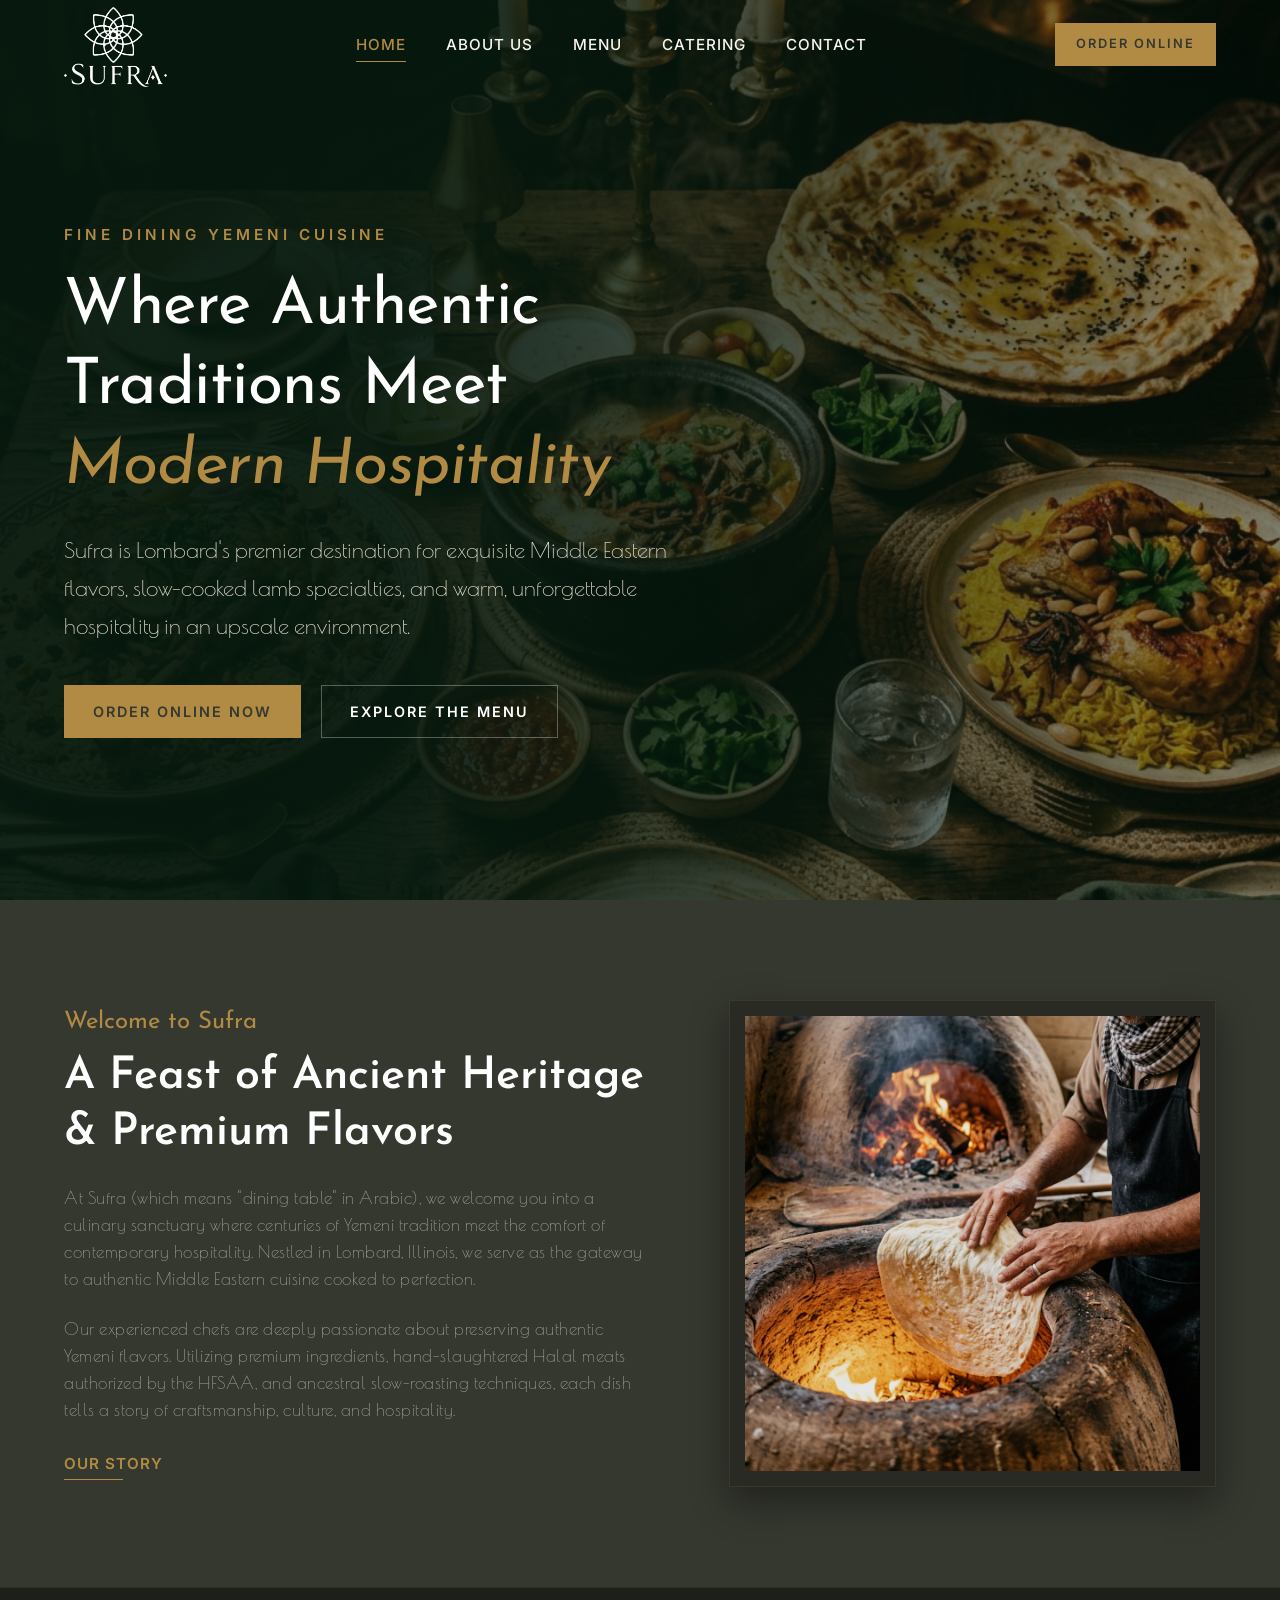
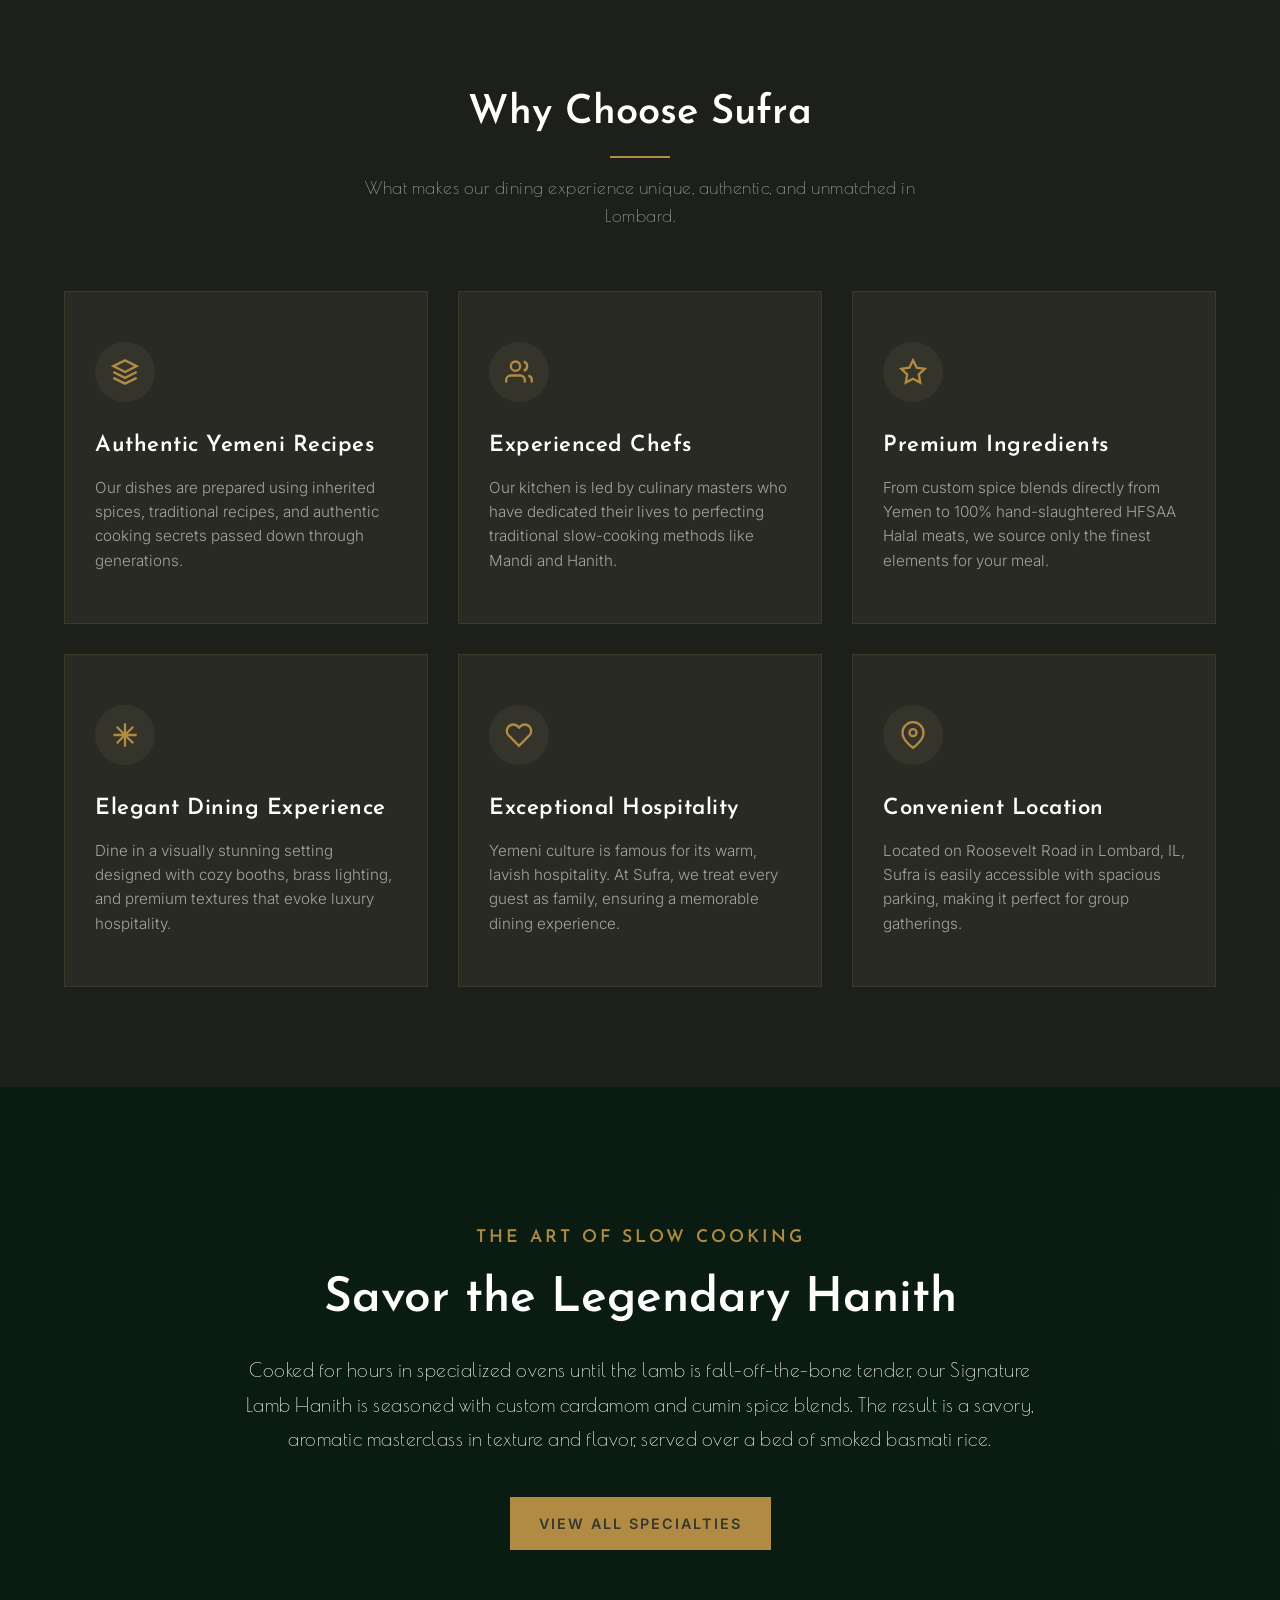
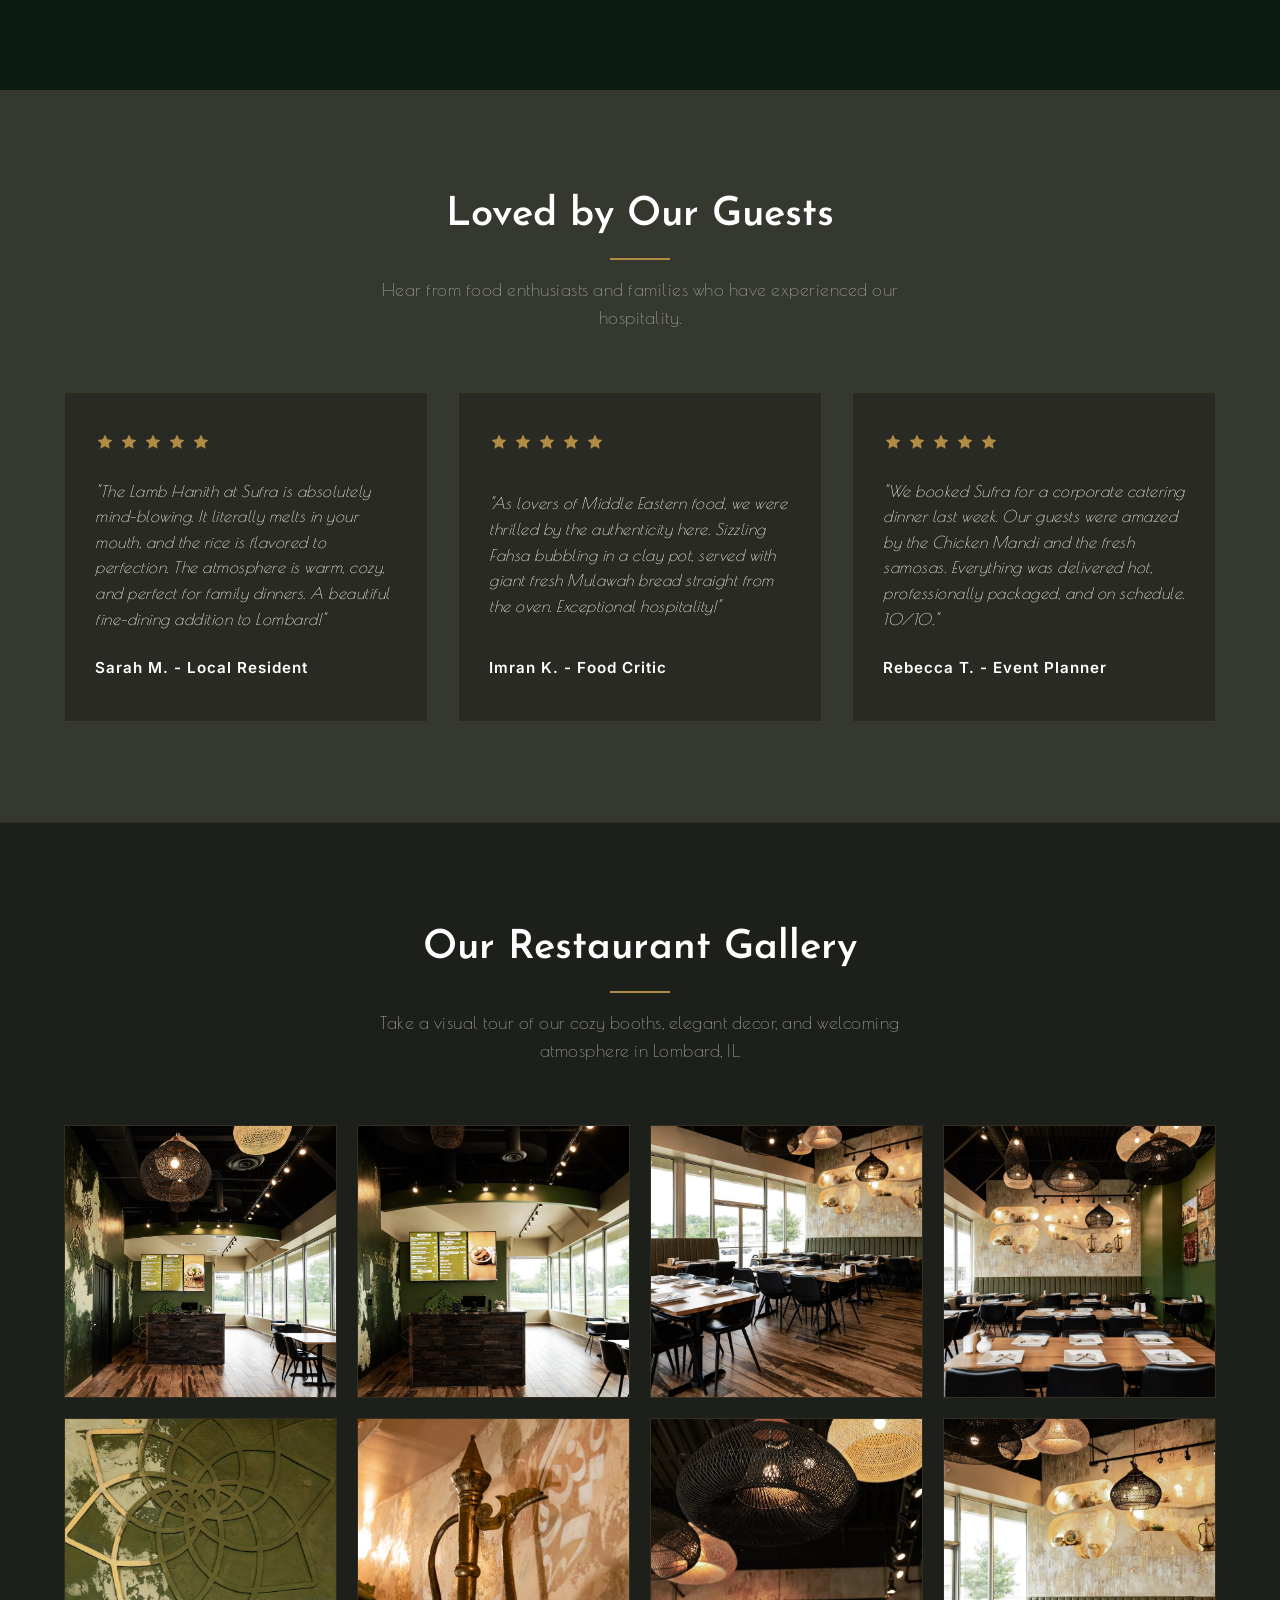
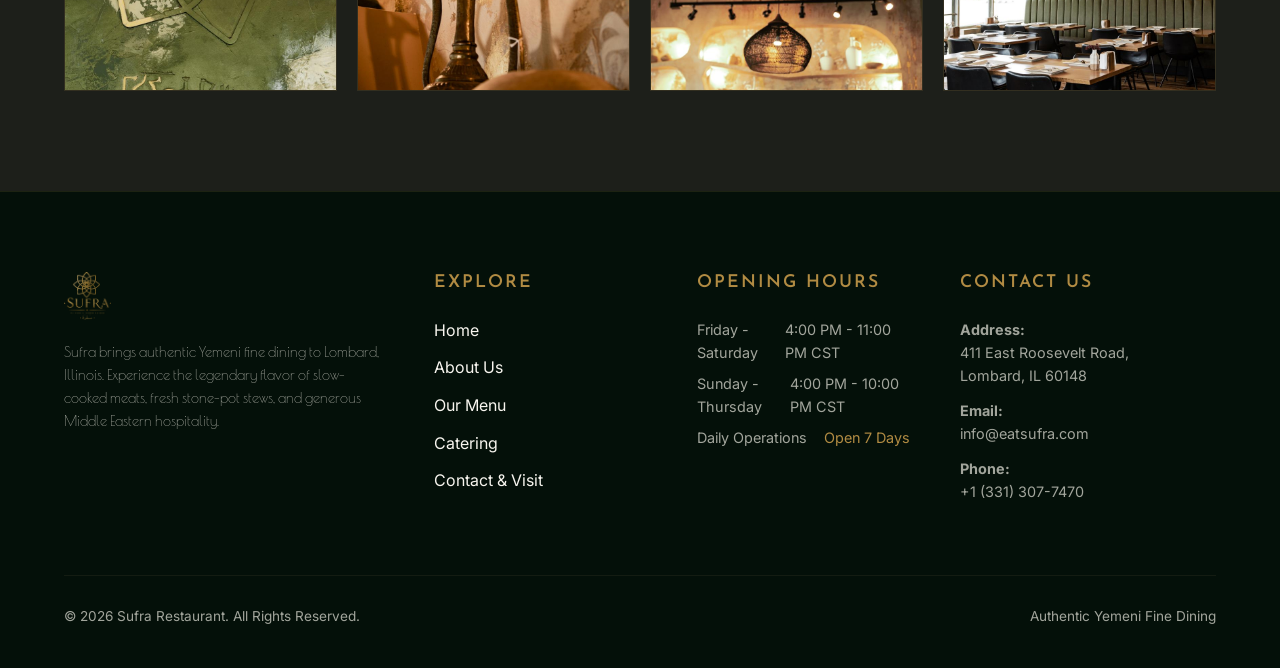
<file: index.html>
<!DOCTYPE html>
<html lang="en">
<head>
    <meta charset="UTF-8">
    <meta name="viewport" content="width=device-width, initial-scale=1.0">
    <title>Sufra | Authentic Yemeni Restaurant in Lombard, IL (Chicago Area)</title>
    <meta name="description" content="Sufra is the premier Halal Yemeni restaurant in Lombard, IL, serving authentic Mandi, Hanith, and sizzling Fahsa near Chicago. Enjoy our cozy dining room or order takeout daily.">
    <!-- Google Fonts & Font Awesome Icons -->
    <link rel="stylesheet" href="css/style.css">
</head>
<body>

    <!-- Header & Navigation -->
    <header>
        <div class="container header-container">
            <a href="index.html" class="logo" id="header-logo-link">
                <img src="assets/logo_white.png" alt="Sufra Logo">
            </a>
            
            <nav>
                <ul class="nav-menu">
                    <li><a href="index.html" class="nav-link active" id="nav-home">Home</a></li>
                    <li><a href="about.html" class="nav-link" id="nav-about">About Us</a></li>
                    <li><a href="menu.html" class="nav-link" id="nav-menu">Menu</a></li>
                    <li><a href="catering.html" class="nav-link" id="nav-catering">Catering</a></li>
                    <li><a href="contact.html" class="nav-link" id="nav-contact">Contact</a></li>
                </ul>
            </nav>
            
            <div class="nav-actions">
                <a href="https://order.toasttab.com/online/sufra-411-east-roosevelt-road" target="_blank" class="btn btn-primary" style="padding: 10px 20px; font-size: 0.8rem;" id="nav-cta-order">Order Online</a>
                <button class="mobile-nav-toggle" aria-label="Toggle Navigation" id="mobile-toggle-btn">
                    <span></span>
                    <span></span>
                    <span></span>
                </button>
            </div>
        </div>
    </header>

    <!-- Hero Section -->
    <section class="hero" id="hero-section">
        <div class="hero-bg"></div>
        <div class="hero-overlay"></div>
        <div class="container">
            <div class="hero-content fade-in-section">
                <span class="hero-tagline">Fine Dining Yemeni Cuisine</span>
                <h1>Where Authentic Traditions Meet <span>Modern Hospitality</span></h1>
                <p class="hero-desc">Sufra is Lombard's premier destination for exquisite Middle Eastern flavors, slow-cooked lamb specialties, and warm, unforgettable hospitality in an upscale environment.</p>
                <div class="hero-btns">
                    <a href="https://order.toasttab.com/online/sufra-411-east-roosevelt-road" target="_blank" class="btn btn-primary" id="hero-cta-order">Order Online Now</a>
                    <a href="menu.html" class="btn btn-secondary" id="hero-cta-menu">Explore the Menu</a>
                </div>
            </div>
        </div>
    </section>

    <!-- Welcome Section -->
    <section class="section-padding fade-in-section" id="welcome-section" style="background-color: var(--dark-green-1);">
        <div class="container">
            <div class="welcome-grid">
                <div class="welcome-text scroll-reveal">
                    <h3>Welcome to Sufra</h3>
                    <h2>A Feast of Ancient Heritage & Premium Flavors</h2>
                    <p>At Sufra (which means "dining table" in Arabic), we welcome you into a culinary sanctuary where centuries of Yemeni tradition meet the comfort of contemporary hospitality. Nestled in Lombard, Illinois, we serve as the gateway to authentic Middle Eastern cuisine cooked to perfection.</p>
                    <p>Our experienced chefs are deeply passionate about preserving authentic Yemeni flavors. Utilizing premium ingredients, hand-slaughtered Halal meats authorized by the HFSAA, and ancestral slow-roasting techniques, each dish tells a story of craftsmanship, culture, and hospitality.</p>
                    <a href="about.html" class="btn-text" id="welcome-learn-more">Our Story</a>
                </div>
                <div class="welcome-images">
                    <div class="welcome-img-container">
                        <img loading="lazy" src="assets/about_story.png" alt="Traditional Yemeni Baking Process">
                    </div>
                </div>
            </div>
        </div>
    </section>

    <!-- Why Choose Sufra Section -->
    <section class="section-padding fade-in-section" id="why-choose-section" style="background-color: var(--dark-charcoal); border-top: 1px solid var(--border-color);">
        <div class="container">
            <div class="section-header scroll-reveal">
                <h2>Why Choose Sufra</h2>
                <p>What makes our dining experience unique, authentic, and unmatched in Lombard.</p>
            </div>
            
            <div class="benefits-grid">
                <!-- Feature 1 -->
                <div class="feature-card scroll-reveal scroll-reveal-delay-2">
                    <div class="feature-icon">
                        <svg viewBox="0 0 24 24" fill="none" stroke="currentColor" stroke-width="2"><path d="M12 2L2 7l10 5 10-5-10-5zM2 17l10 5 10-5M2 12l10 5 10-5"/></svg>
                    </div>
                    <h3>Authentic Yemeni Recipes</h3>
                    <p>Our dishes are prepared using inherited spices, traditional recipes, and authentic cooking secrets passed down through generations.</p>
                </div>
                <!-- Feature 2 -->
                <div class="feature-card scroll-reveal scroll-reveal-delay-3">
                    <div class="feature-icon">
                        <svg viewBox="0 0 24 24" fill="none" stroke="currentColor" stroke-width="2"><path d="M17 21v-2a4 4 0 0 0-4-4H5a4 4 0 0 0-4 4v2"/><circle cx="9" cy="7" r="4"/><path d="M23 21v-2a4 4 0 0 0-3-3.87"/><path d="M16 3.13a4 4 0 0 1 0 7.75"/></svg>
                    </div>
                    <h3>Experienced Chefs</h3>
                    <p>Our kitchen is led by culinary masters who have dedicated their lives to perfecting traditional slow-cooking methods like Mandi and Hanith.</p>
                </div>
                <!-- Feature 3 -->
                <div class="feature-card scroll-reveal scroll-reveal-delay-1">
                    <div class="feature-icon">
                        <svg viewBox="0 0 24 24" fill="none" stroke="currentColor" stroke-width="2"><polygon points="12 2 15.09 8.26 22 9.27 17 14.14 18.18 21.02 12 17.77 5.82 21.02 7 14.14 2 9.27 8.91 8.26 12 2"/></svg>
                    </div>
                    <h3>Premium Ingredients</h3>
                    <p>From custom spice blends directly from Yemen to 100% hand-slaughtered HFSAA Halal meats, we source only the finest elements for your meal.</p>
                </div>
                <!-- Feature 4 -->
                <div class="feature-card scroll-reveal scroll-reveal-delay-2">
                    <div class="feature-icon">
                        <svg viewBox="0 0 24 24" fill="none" stroke="currentColor" stroke-width="2"><path d="M2 12h20M12 2v20M4.93 4.93l14.14 14.14M4.93 19.07L19.07 4.93"/></svg>
                    </div>
                    <h3>Elegant Dining Experience</h3>
                    <p>Dine in a visually stunning setting designed with cozy booths, brass lighting, and premium textures that evoke luxury hospitality.</p>
                </div>
                <!-- Feature 5 -->
                <div class="feature-card scroll-reveal scroll-reveal-delay-3">
                    <div class="feature-icon">
                        <svg viewBox="0 0 24 24" fill="none" stroke="currentColor" stroke-width="2"><path d="M20.84 4.61a5.5 5.5 0 0 0-7.78 0L12 5.67l-1.06-1.06a5.5 5.5 0 0 0-7.78 7.78l1.06 1.06L12 21.23l7.78-7.78 1.06-1.06a5.5 5.5 0 0 0 0-7.78z"/></svg>
                    </div>
                    <h3>Exceptional Hospitality</h3>
                    <p>Yemeni culture is famous for its warm, lavish hospitality. At Sufra, we treat every guest as family, ensuring a memorable dining experience.</p>
                </div>
                <!-- Feature 6 -->
                <div class="feature-card scroll-reveal scroll-reveal-delay-1">
                    <div class="feature-icon">
                        <svg viewBox="0 0 24 24" fill="none" stroke="currentColor" stroke-width="2"><path d="M21 10c0 7-9 13-9 13s-9-6-9-13a9 9 0 0 1 18 0z"/><circle cx="12" cy="10" r="3"/></svg>
                    </div>
                    <h3>Convenient Location</h3>
                    <p>Located on Roosevelt Road in Lombard, IL, Sufra is easily accessible with spacious parking, making it perfect for group gatherings.</p>
                </div>
            </div>
        </div>
    </section>

    <!-- Signature Experience Section (Parallax) -->
    <section class="signature-section" id="signature-experience">
        <div class="signature-overlay"></div>
        <div class="container">
            <div class="signature-content fade-in-section">
                <h3>The Art of Slow Cooking</h3>
                <h2>Savor the Legendary Hanith</h2>
                <p>Cooked for hours in specialized ovens until the lamb is fall-off-the-bone tender, our Signature Lamb Hanith is seasoned with custom cardamom and cumin spice blends. The result is a savory, aromatic masterclass in texture and flavor, served over a bed of smoked basmati rice.</p>
                <a href="menu.html" class="btn btn-primary" id="signature-cta-menu">View All Specialties</a>
            </div>
        </div>
    </section>

    <!-- Testimonials Section -->
    <section class="section-padding fade-in-section" id="testimonials-section" style="background-color: var(--dark-green-1);">
        <div class="container">
            <div class="section-header scroll-reveal">
                <h2>Loved by Our Guests</h2>
                <p>Hear from food enthusiasts and families who have experienced our hospitality.</p>
            </div>
            
            <div class="testimonials-grid">
                <!-- Testimonial 1 -->
                <div class="testimonial-card">
                    <div class="testimonial-rating">
                        <!-- 5 Star Icons -->
                        <svg viewBox="0 0 24 24" fill="currentColor" style="color: var(--accent-gold); width: 20px;"><polygon points="12 2 15.09 8.26 22 9.27 17 14.14 18.18 21.02 12 17.77 5.82 21.02 7 14.14 2 9.27 8.91 8.26 12 2"/></svg>
                        <svg viewBox="0 0 24 24" fill="currentColor" style="color: var(--accent-gold); width: 20px;"><polygon points="12 2 15.09 8.26 22 9.27 17 14.14 18.18 21.02 12 17.77 5.82 21.02 7 14.14 2 9.27 8.91 8.26 12 2"/></svg>
                        <svg viewBox="0 0 24 24" fill="currentColor" style="color: var(--accent-gold); width: 20px;"><polygon points="12 2 15.09 8.26 22 9.27 17 14.14 18.18 21.02 12 17.77 5.82 21.02 7 14.14 2 9.27 8.91 8.26 12 2"/></svg>
                        <svg viewBox="0 0 24 24" fill="currentColor" style="color: var(--accent-gold); width: 20px;"><polygon points="12 2 15.09 8.26 22 9.27 17 14.14 18.18 21.02 12 17.77 5.82 21.02 7 14.14 2 9.27 8.91 8.26 12 2"/></svg>
                        <svg viewBox="0 0 24 24" fill="currentColor" style="color: var(--accent-gold); width: 20px;"><polygon points="12 2 15.09 8.26 22 9.27 17 14.14 18.18 21.02 12 17.77 5.82 21.02 7 14.14 2 9.27 8.91 8.26 12 2"/></svg>
                    </div>
                    <p class="testimonial-content">"The Lamb Hanith at Sufra is absolutely mind-blowing. It literally melts in your mouth, and the rice is flavored to perfection. The atmosphere is warm, cozy, and perfect for family dinners. A beautiful fine-dining addition to Lombard!"</p>
                    <span class="testimonial-author">Sarah M. - Local Resident</span>
                </div>
                <!-- Testimonial 2 -->
                <div class="testimonial-card">
                    <div class="testimonial-rating">
                        <svg viewBox="0 0 24 24" fill="currentColor" style="color: var(--accent-gold); width: 20px;"><polygon points="12 2 15.09 8.26 22 9.27 17 14.14 18.18 21.02 12 17.77 5.82 21.02 7 14.14 2 9.27 8.91 8.26 12 2"/></svg>
                        <svg viewBox="0 0 24 24" fill="currentColor" style="color: var(--accent-gold); width: 20px;"><polygon points="12 2 15.09 8.26 22 9.27 17 14.14 18.18 21.02 12 17.77 5.82 21.02 7 14.14 2 9.27 8.91 8.26 12 2"/></svg>
                        <svg viewBox="0 0 24 24" fill="currentColor" style="color: var(--accent-gold); width: 20px;"><polygon points="12 2 15.09 8.26 22 9.27 17 14.14 18.18 21.02 12 17.77 5.82 21.02 7 14.14 2 9.27 8.91 8.26 12 2"/></svg>
                        <svg viewBox="0 0 24 24" fill="currentColor" style="color: var(--accent-gold); width: 20px;"><polygon points="12 2 15.09 8.26 22 9.27 17 14.14 18.18 21.02 12 17.77 5.82 21.02 7 14.14 2 9.27 8.91 8.26 12 2"/></svg>
                        <svg viewBox="0 0 24 24" fill="currentColor" style="color: var(--accent-gold); width: 20px;"><polygon points="12 2 15.09 8.26 22 9.27 17 14.14 18.18 21.02 12 17.77 5.82 21.02 7 14.14 2 9.27 8.91 8.26 12 2"/></svg>
                    </div>
                    <p class="testimonial-content">"As lovers of Middle Eastern food, we were thrilled by the authenticity here. Sizzling Fahsa bubbling in a clay pot, served with giant fresh Mulawah bread straight from the oven. Exceptional hospitality!"</p>
                    <span class="testimonial-author">Imran K. - Food Critic</span>
                </div>
                <!-- Testimonial 3 -->
                <div class="testimonial-card">
                    <div class="testimonial-rating">
                        <svg viewBox="0 0 24 24" fill="currentColor" style="color: var(--accent-gold); width: 20px;"><polygon points="12 2 15.09 8.26 22 9.27 17 14.14 18.18 21.02 12 17.77 5.82 21.02 7 14.14 2 9.27 8.91 8.26 12 2"/></svg>
                        <svg viewBox="0 0 24 24" fill="currentColor" style="color: var(--accent-gold); width: 20px;"><polygon points="12 2 15.09 8.26 22 9.27 17 14.14 18.18 21.02 12 17.77 5.82 21.02 7 14.14 2 9.27 8.91 8.26 12 2"/></svg>
                        <svg viewBox="0 0 24 24" fill="currentColor" style="color: var(--accent-gold); width: 20px;"><polygon points="12 2 15.09 8.26 22 9.27 17 14.14 18.18 21.02 12 17.77 5.82 21.02 7 14.14 2 9.27 8.91 8.26 12 2"/></svg>
                        <svg viewBox="0 0 24 24" fill="currentColor" style="color: var(--accent-gold); width: 20px;"><polygon points="12 2 15.09 8.26 22 9.27 17 14.14 18.18 21.02 12 17.77 5.82 21.02 7 14.14 2 9.27 8.91 8.26 12 2"/></svg>
                        <svg viewBox="0 0 24 24" fill="currentColor" style="color: var(--accent-gold); width: 20px;"><polygon points="12 2 15.09 8.26 22 9.27 17 14.14 18.18 21.02 12 17.77 5.82 21.02 7 14.14 2 9.27 8.91 8.26 12 2"/></svg>
                    </div>
                    <p class="testimonial-content">"We booked Sufra for a corporate catering dinner last week. Our guests were amazed by the Chicken Mandi and the fresh samosas. Everything was delivered hot, professionally packaged, and on schedule. 10/10."</p>
                    <span class="testimonial-author">Rebecca T. - Event Planner</span>
                </div>
            </div>
        </div>
    </section>

    <!-- Restaurant Gallery Section -->
    <section class="section-padding fade-in-section" id="restaurant-gallery" style="background-color: var(--dark-charcoal); border-top: 1px solid var(--border-color);">
        <div class="container">
            <div class="section-header scroll-reveal">
                <h2>Our Restaurant Gallery</h2>
                <p>Take a visual tour of our cozy booths, elegant decor, and welcoming atmosphere in Lombard, IL.</p>
            </div>
            
            <div class="gallery-grid">
                <div class="gallery-item scroll-reveal">
                    <img loading="lazy" src="assets/interior/sufra_int_5.jpg" alt="Cozy dining booths at Sufra Yemeni Restaurant in Lombard, IL near Chicago">
                </div>
                <div class="gallery-item scroll-reveal">
                    <img loading="lazy" src="assets/interior/sufra_int_6.jpg" alt="Elegant restaurant interior with warm hanging brass lanterns at Sufra">
                </div>
                <div class="gallery-item scroll-reveal">
                    <img loading="lazy" src="assets/interior/sufra_int_13.jpg" alt="Traditional Middle Eastern design details at Sufra Lombard">
                </div>
                <div class="gallery-item scroll-reveal">
                    <img loading="lazy" src="assets/interior/sufra_int_21.jpg" alt="Welcoming seating layout and vintage wood door details at Sufra">
                </div>
                <div class="gallery-item scroll-reveal">
                    <img loading="lazy" src="assets/interior/sufra_int_10.jpg" alt="Upscale dining room table setting at Sufra Authentic Yemeni Cuisine">
                </div>
                <div class="gallery-item scroll-reveal">
                    <img loading="lazy" src="assets/interior/sufra_int_23.jpg" alt="Cozy corners and seating arrangements at Sufra Restaurant">
                </div>
                <div class="gallery-item scroll-reveal">
                    <img loading="lazy" src="assets/interior/sufra_int_4.jpg" alt="Decorative elements and ambient lighting at Sufra Lombard IL">
                </div>
                <div class="gallery-item scroll-reveal">
                    <img loading="lazy" src="assets/interior/sufra_int_8.jpg" alt="Warm hospitality environment and cozy seating at Sufra">
                </div>
            </div>
        </div>
    </section>

    <!-- Footer -->
    <footer>
        <div class="container">
            <div class="footer-grid">
                <div class="footer-col footer-about">
                    <img loading="lazy" src="assets/logo_gold.png" alt="Sufra Logo">
                    <p style="margin-top: 15px;">Sufra brings authentic Yemeni fine dining to Lombard, Illinois. Experience the legendary flavor of slow-cooked meats, fresh stone-pot stews, and generous Middle Eastern hospitality.</p>
                </div>
                
                <div class="footer-col">
                    <h3>Explore</h3>
                    <ul class="footer-links">
                        <li><a href="index.html" id="foot-link-home">Home</a></li>
                        <li><a href="about.html" id="foot-link-about">About Us</a></li>
                        <li><a href="menu.html" id="foot-link-menu">Our Menu</a></li>
                        <li><a href="catering.html" id="foot-link-catering">Catering</a></li>
                        <li><a href="contact.html" id="foot-link-contact">Contact & Visit</a></li>
                    </ul>
                </div>
                
                <div class="footer-col">
                    <h3>Opening Hours</h3>
                    <ul class="footer-hours-list">
                        <li><span>Friday - Saturday</span> <span>4:00 PM - 11:00 PM CST</span></li>
                        <li><span>Sunday - Thursday</span> <span>4:00 PM - 10:00 PM CST</span></li>
                        <li><span>Daily Operations</span> <span style="color: var(--accent-gold);">Open 7 Days</span></li>
                    </ul>
                </div>
                
                <div class="footer-col footer-contact">
                    <h3>Contact Us</h3>
                    <p><strong>Address:</strong><br>411 East Roosevelt Road,<br>Lombard, IL 60148</p>
                    <p style="margin-top: 10px;"><strong>Email:</strong><br><a href="mailto:info@eatsufra.com" id="foot-email-link">info@eatsufra.com</a></p>
                    <p style="margin-top: 10px;"><strong>Phone:</strong><br><a href="tel:+13313077470" id="foot-phone-link">+1 (331) 307-7470</a></p>
                </div>
            </div>
            
            <div class="footer-bottom">
                <p>&copy; 2026 Sufra Restaurant. All Rights Reserved.</p>
                <p>Authentic Yemeni Fine Dining</p>
            </div>
        </div>
    </footer>

    <!-- Interactive Success Modal -->
    <div class="modal-overlay" id="success-modal">
        <div class="modal-content">
            <div class="modal-success-icon">
                <svg viewBox="0 0 24 24" fill="none" stroke="currentColor" stroke-width="2" style="width: 35px; height: 35px;"><path d="M22 11.08V12a10 10 0 1 1-5.93-9.14"/><polyline points="22 4 12 14.01 9 11.01"/></svg>
            </div>
            <h3 id="modal-title">Success</h3>
            <p id="modal-message">Your request has been successfully submitted.</p>
            <button class="btn btn-primary" id="modal-close-btn" style="padding: 10px 24px; font-size: 0.85rem;">Close</button>
        </div>
    </div>

    <!-- Main JavaScript -->
    <script src="js/main.js"></script>
</body>
</html>
</file>
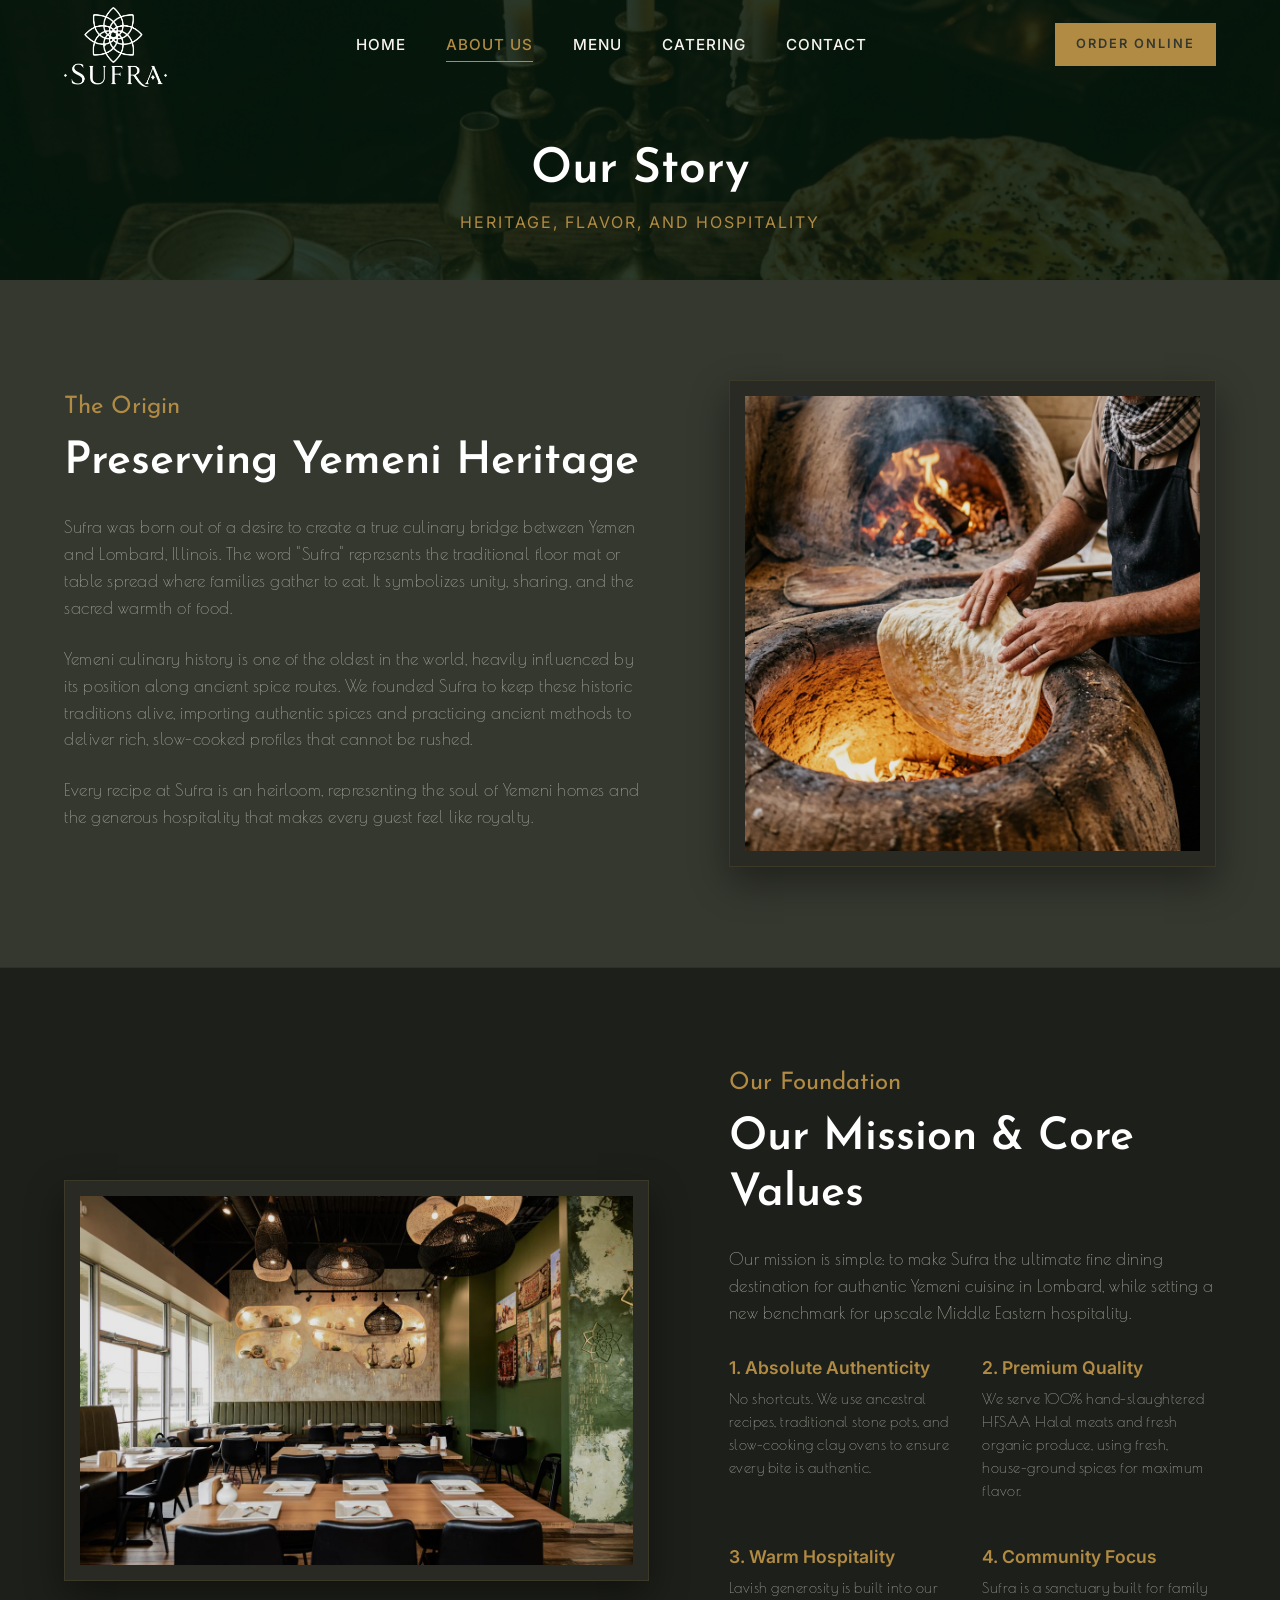
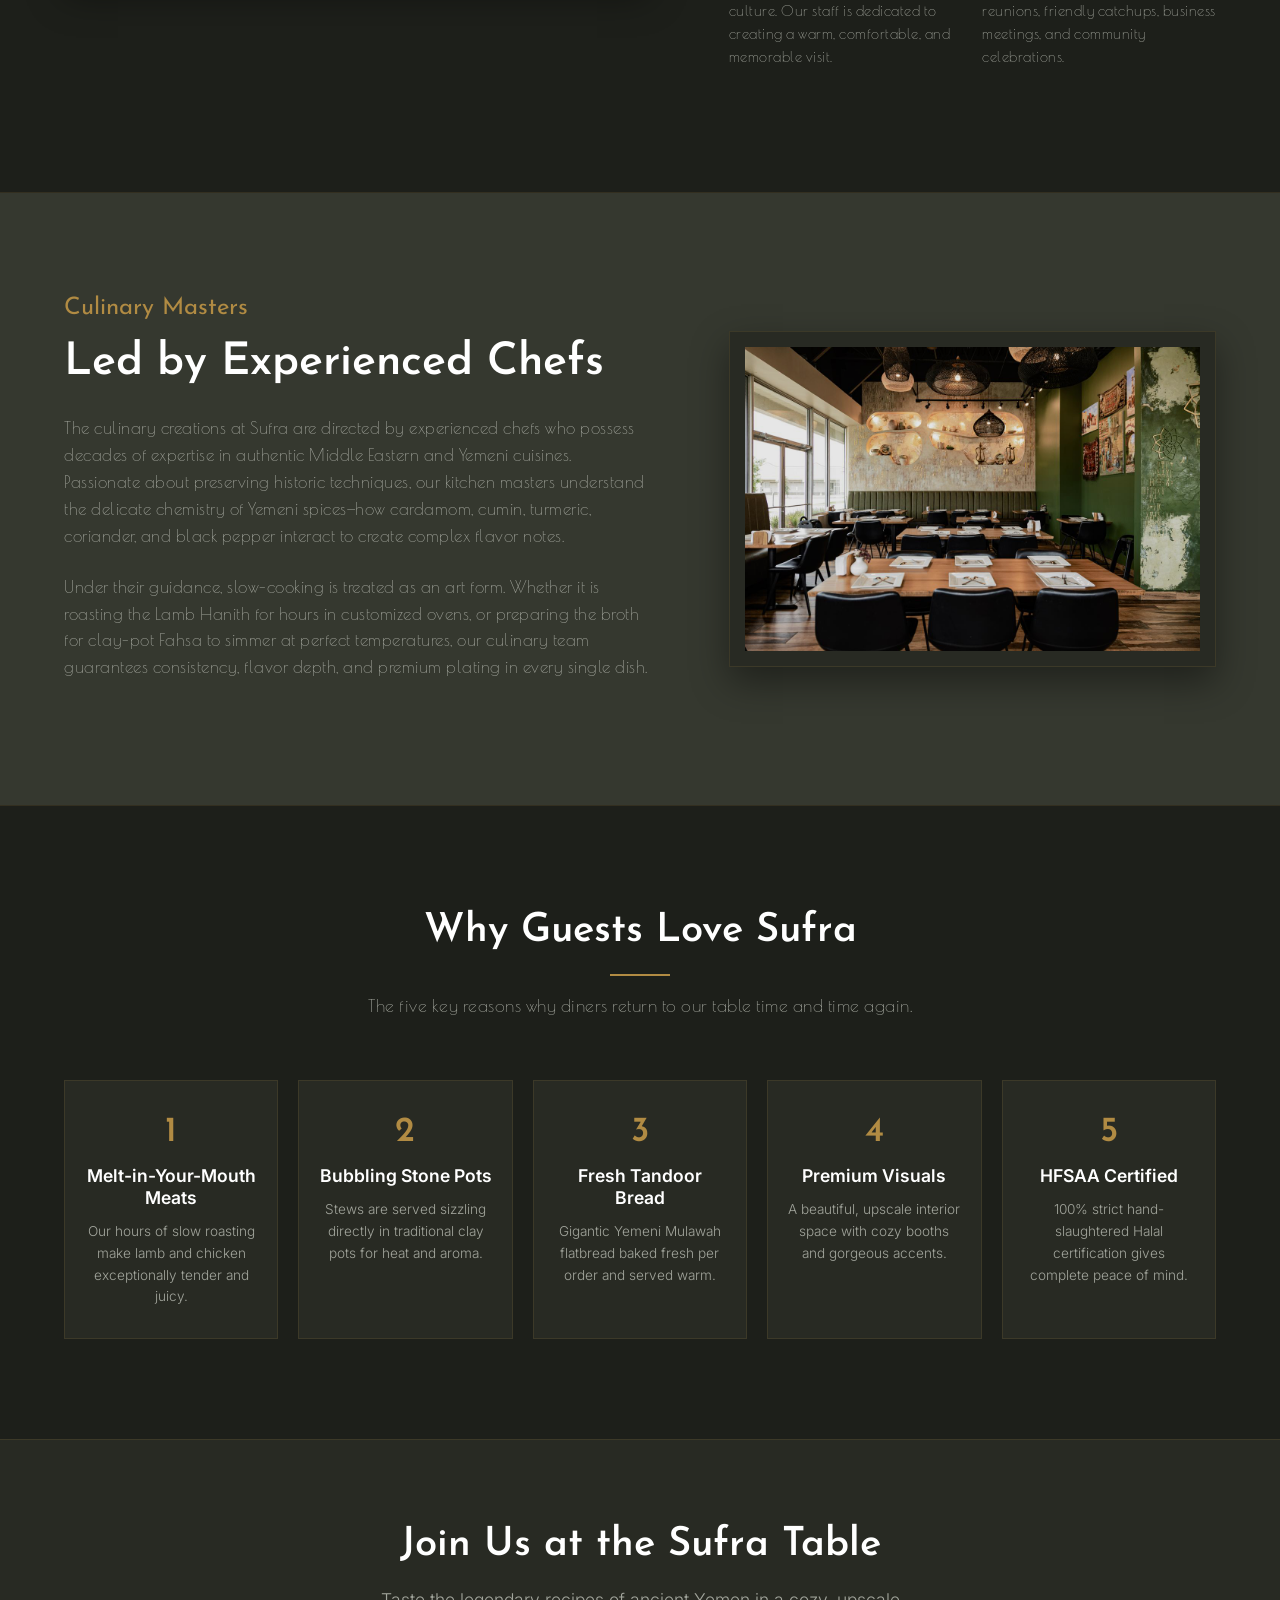
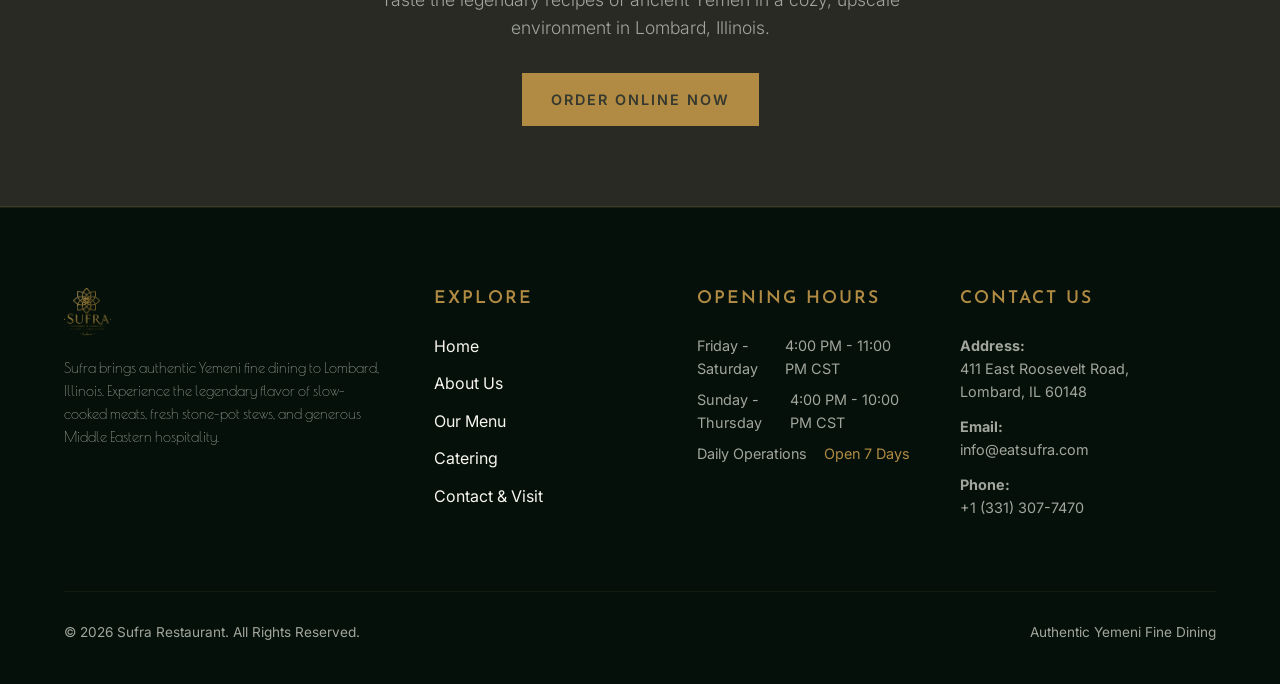
<file: about.html>
<!DOCTYPE html>
<html lang="en">
<head>
    <meta charset="UTF-8">
    <meta name="viewport" content="width=device-width, initial-scale=1.0">
    <title>Our Story & Heritage | Sufra Yemeni Restaurant Lombard IL</title>
    <meta name="description" content="Discover the history of Sufra Yemeni Cuisine. Our experienced chefs are dedicated to cooking authentic slow-cooked Lamb Hanith and Mandi in Lombard, IL.">
    <link rel="stylesheet" href="css/style.css">
</head>
<body>

    <!-- Header & Navigation -->
    <header>
        <div class="container header-container">
            <a href="index.html" class="logo" id="header-logo-link">
                <img src="assets/logo_white.png" alt="Sufra Logo">
            </a>
            
            <nav>
                <ul class="nav-menu">
                    <li><a href="index.html" class="nav-link" id="nav-home">Home</a></li>
                    <li><a href="about.html" class="nav-link active" id="nav-about">About Us</a></li>
                    <li><a href="menu.html" class="nav-link" id="nav-menu">Menu</a></li>
                    <li><a href="catering.html" class="nav-link" id="nav-catering">Catering</a></li>
                    <li><a href="contact.html" class="nav-link" id="nav-contact">Contact</a></li>
                </ul>
            </nav>
            
            <div class="nav-actions">
                <a href="https://order.toasttab.com/online/sufra-411-east-roosevelt-road" target="_blank" class="btn btn-primary" style="padding: 10px 20px; font-size: 0.8rem;" id="nav-cta-order">Order Online</a>
                <button class="mobile-nav-toggle" aria-label="Toggle Navigation" id="mobile-toggle-btn">
                    <span></span>
                    <span></span>
                    <span></span>
                </button>
            </div>
        </div>
    </header>

    <!-- Subpage Hero Section -->
    <section class="signature-section" style="padding: 100px 0 60px 0; background-image: url('assets/hero_bg.png'); height: 280px; min-height: 280px;">
        <div class="signature-overlay" style="background-color: rgba(6, 25, 14, 0.85);"></div>
        <div class="container" style="position: relative; z-index: 2; text-align: center; padding-top: 40px;">
            <h1 style="font-size: 3rem; color: var(--white); margin-bottom: 10px;">Our Story</h1>
            <p style="color: var(--accent-gold); font-size: 1rem; letter-spacing: 2px; text-transform: uppercase;">Heritage, Flavor, and Hospitality</p>
        </div>
    </section>

    <!-- Our Story Section -->
    <section class="section-padding fade-in-section" id="story-detail-section" style="background-color: var(--dark-green-1);">
        <div class="container">
            <div class="welcome-grid">
                <div class="welcome-text scroll-reveal">
                    <h3>The Origin</h3>
                    <h2>Preserving Yemeni Heritage</h2>
                    <p>Sufra was born out of a desire to create a true culinary bridge between Yemen and Lombard, Illinois. The word "Sufra" represents the traditional floor mat or table spread where families gather to eat. It symbolizes unity, sharing, and the sacred warmth of food.</p>
                    <p>Yemeni culinary history is one of the oldest in the world, heavily influenced by its position along ancient spice routes. We founded Sufra to keep these historic traditions alive, importing authentic spices and practicing ancient methods to deliver rich, slow-cooked profiles that cannot be rushed.</p>
                    <p>Every recipe at Sufra is an heirloom, representing the soul of Yemeni homes and the generous hospitality that makes every guest feel like royalty.</p>
                </div>
                <div class="welcome-images">
                    <div class="welcome-img-container">
                        <img loading="lazy" src="assets/about_story.png" alt="Chef preparing Yemeni Mulawah bread">
                    </div>
                </div>
            </div>
        </div>
    </section>

    <!-- Mission and Philosophy Section -->
    <section class="section-padding fade-in-section" id="mission-section" style="background-color: var(--dark-charcoal); border-top: 1px solid var(--border-color); border-bottom: 1px solid var(--border-color);">
        <div class="container">
            <div class="welcome-grid">
                <div class="welcome-images">
                    <div class="welcome-img-container">
                        <img loading="lazy" src="assets/interior/sufra_int_21.jpg" alt="Sufra Restaurant Ambiance">
                    </div>
                </div>
                
                <div class="welcome-text scroll-reveal">
                    <h3>Our Foundation</h3>
                    <h2>Our Mission & Core Values</h2>
                    <p>Our mission is simple: to make Sufra the ultimate fine dining destination for authentic Yemeni cuisine in Lombard, while setting a new benchmark for upscale Middle Eastern hospitality.</p>
                    
                    <div class="about-stats-grid" style="margin-top: 30px; gap: 20px;">
                        <div>
                            <h4 style="color: var(--accent-gold); font-family: var(--font-body); font-size: 1.1rem; margin-bottom: 8px;">1. Absolute Authenticity</h4>
                            <p style="font-size: 0.9rem; color: var(--text-muted);">No shortcuts. We use ancestral recipes, traditional stone pots, and slow-cooking clay ovens to ensure every bite is authentic.</p>
                        </div>
                        <div>
                            <h4 style="color: var(--accent-gold); font-family: var(--font-body); font-size: 1.1rem; margin-bottom: 8px;">2. Premium Quality</h4>
                            <p style="font-size: 0.9rem; color: var(--text-muted);">We serve 100% hand-slaughtered HFSAA Halal meats and fresh organic produce, using fresh, house-ground spices for maximum flavor.</p>
                        </div>
                        <div>
                            <h4 style="color: var(--accent-gold); font-family: var(--font-body); font-size: 1.1rem; margin-bottom: 8px;">3. Warm Hospitality</h4>
                            <p style="font-size: 0.9rem; color: var(--text-muted);">Lavish generosity is built into our culture. Our staff is dedicated to creating a warm, comfortable, and memorable visit.</p>
                        </div>
                        <div>
                            <h4 style="color: var(--accent-gold); font-family: var(--font-body); font-size: 1.1rem; margin-bottom: 8px;">4. Community Focus</h4>
                            <p style="font-size: 0.9rem; color: var(--text-muted);">Sufra is a sanctuary built for family reunions, friendly catchups, business meetings, and community celebrations.</p>
                        </div>
                    </div>
                </div>
            </div>
        </div>
    </section>

    <!-- Meet Our Chefs Section -->
    <section class="section-padding fade-in-section" id="chefs-section" style="background-color: var(--dark-green-1);">
        <div class="container">
            <div class="welcome-grid">
                <div class="welcome-text scroll-reveal">
                    <h3>Culinary Masters</h3>
                    <h2>Led by Experienced Chefs</h2>
                    <p>The culinary creations at Sufra are directed by experienced chefs who possess decades of expertise in authentic Middle Eastern and Yemeni cuisines. Passionate about preserving historic techniques, our kitchen masters understand the delicate chemistry of Yemeni spices—how cardamom, cumin, turmeric, coriander, and black pepper interact to create complex flavor notes.</p>
                    <p>Under their guidance, slow-cooking is treated as an art form. Whether it is roasting the Lamb Hanith for hours in customized ovens, or preparing the broth for clay-pot Fahsa to simmer at perfect temperatures, our culinary team guarantees consistency, flavor depth, and premium plating in every single dish.</p>
                </div>
                <div class="welcome-images">
                    <div class="welcome-img-container">
                        <img loading="lazy" src="assets/interior/sufra_int_22.jpg" alt="Signature Lamb Hanith Specialty">
                    </div>
                </div>
            </div>
        </div>
    </section>

    <!-- Why Guests Love Sufra Differentiators -->
    <section class="section-padding fade-in-section" id="why-love-sufra" style="background-color: var(--dark-charcoal); border-top: 1px solid var(--border-color);">
        <div class="container">
            <div class="section-header scroll-reveal">
                <h2>Why Guests Love Sufra</h2>
                <p>The five key reasons why diners return to our table time and time again.</p>
            </div>
            
            <div class="features-grid" style="gap: 20px;">
                <!-- Differentiator 1 -->
                <div class="feature-card" style="padding: 30px 20px; text-align: center;">
                    <h3 style="font-size: 2.2rem; color: var(--accent-gold); margin-bottom: 10px;">1</h3>
                    <h4 style="font-family: var(--font-body); font-size: 1.1rem; margin-bottom: 12px; color: var(--white);">Melt-in-Your-Mouth Meats</h4>
                    <p style="font-size: 0.85rem; color: var(--text-muted);">Our hours of slow roasting make lamb and chicken exceptionally tender and juicy.</p>
                </div>
                <!-- Differentiator 2 -->
                <div class="feature-card" style="padding: 30px 20px; text-align: center;">
                    <h3 style="font-size: 2.2rem; color: var(--accent-gold); margin-bottom: 10px;">2</h3>
                    <h4 style="font-family: var(--font-body); font-size: 1.1rem; margin-bottom: 12px; color: var(--white);">Bubbling Stone Pots</h4>
                    <p style="font-size: 0.85rem; color: var(--text-muted);">Stews are served sizzling directly in traditional clay pots for heat and aroma.</p>
                </div>
                <!-- Differentiator 3 -->
                <div class="feature-card" style="padding: 30px 20px; text-align: center;">
                    <h3 style="font-size: 2.2rem; color: var(--accent-gold); margin-bottom: 10px;">3</h3>
                    <h4 style="font-family: var(--font-body); font-size: 1.1rem; margin-bottom: 12px; color: var(--white);">Fresh Tandoor Bread</h4>
                    <p style="font-size: 0.85rem; color: var(--text-muted);">Gigantic Yemeni Mulawah flatbread baked fresh per order and served warm.</p>
                </div>
                <!-- Differentiator 4 -->
                <div class="feature-card" style="padding: 30px 20px; text-align: center;">
                    <h3 style="font-size: 2.2rem; color: var(--accent-gold); margin-bottom: 10px;">4</h3>
                    <h4 style="font-family: var(--font-body); font-size: 1.1rem; margin-bottom: 12px; color: var(--white);">Premium Visuals</h4>
                    <p style="font-size: 0.85rem; color: var(--text-muted);">A beautiful, upscale interior space with cozy booths and gorgeous accents.</p>
                </div>
                <!-- Differentiator 5 -->
                <div class="feature-card" style="padding: 30px 20px; text-align: center;">
                    <h3 style="font-size: 2.2rem; color: var(--accent-gold); margin-bottom: 10px;">5</h3>
                    <h4 style="font-family: var(--font-body); font-size: 1.1rem; margin-bottom: 12px; color: var(--white);">HFSAA Certified</h4>
                    <p style="font-size: 0.85rem; color: var(--text-muted);">100% strict hand-slaughtered Halal certification gives complete peace of mind.</p>
                </div>
            </div>
        </div>
    </section>

    <!-- Call to Action Reservations -->
    <section class="cta-banner fade-in-section">
        <div class="container">
            <div class="cta-banner-content">
                <h2>Join Us at the Sufra Table</h2>
                <p>Taste the legendary recipes of ancient Yemen in a cozy, upscale environment in Lombard, Illinois.</p>
                <a href="https://order.toasttab.com/online/sufra-411-east-roosevelt-road" target="_blank" class="btn btn-primary" id="about-cta-order">Order Online Now</a>
            </div>
        </div>
    </section>

    <!-- Footer -->
    <footer>
        <div class="container">
            <div class="footer-grid">
                <div class="footer-col footer-about">
                    <img loading="lazy" src="assets/logo_gold.png" alt="Sufra Logo">
                    <p style="margin-top: 15px;">Sufra brings authentic Yemeni fine dining to Lombard, Illinois. Experience the legendary flavor of slow-cooked meats, fresh stone-pot stews, and generous Middle Eastern hospitality.</p>
                </div>
                
                <div class="footer-col">
                    <h3>Explore</h3>
                    <ul class="footer-links">
                        <li><a href="index.html" id="foot-link-home">Home</a></li>
                        <li><a href="about.html" id="foot-link-about">About Us</a></li>
                        <li><a href="menu.html" id="foot-link-menu">Our Menu</a></li>
                        <li><a href="catering.html" id="foot-link-catering">Catering</a></li>
                        <li><a href="contact.html" id="foot-link-contact">Contact & Visit</a></li>
                    </ul>
                </div>
                
                <div class="footer-col">
                    <h3>Opening Hours</h3>
                    <ul class="footer-hours-list">
                        <li><span>Friday - Saturday</span> <span>4:00 PM - 11:00 PM CST</span></li>
                        <li><span>Sunday - Thursday</span> <span>4:00 PM - 10:00 PM CST</span></li>
                        <li><span>Daily Operations</span> <span style="color: var(--accent-gold);">Open 7 Days</span></li>
                    </ul>
                </div>
                
                <div class="footer-col footer-contact">
                    <h3>Contact Us</h3>
                    <p><strong>Address:</strong><br>411 East Roosevelt Road,<br>Lombard, IL 60148</p>
                    <p style="margin-top: 10px;"><strong>Email:</strong><br><a href="mailto:info@eatsufra.com" id="foot-email-link">info@eatsufra.com</a></p>
                    <p style="margin-top: 10px;"><strong>Phone:</strong><br><a href="tel:+13313077470" id="foot-phone-link">+1 (331) 307-7470</a></p>
                </div>
            </div>
            
            <div class="footer-bottom">
                <p>&copy; 2026 Sufra Restaurant. All Rights Reserved.</p>
                <p>Authentic Yemeni Fine Dining</p>
            </div>
        </div>
    </footer>

    <!-- Main JavaScript -->
    <script src="js/main.js"></script>
</body>
</html>
</file>
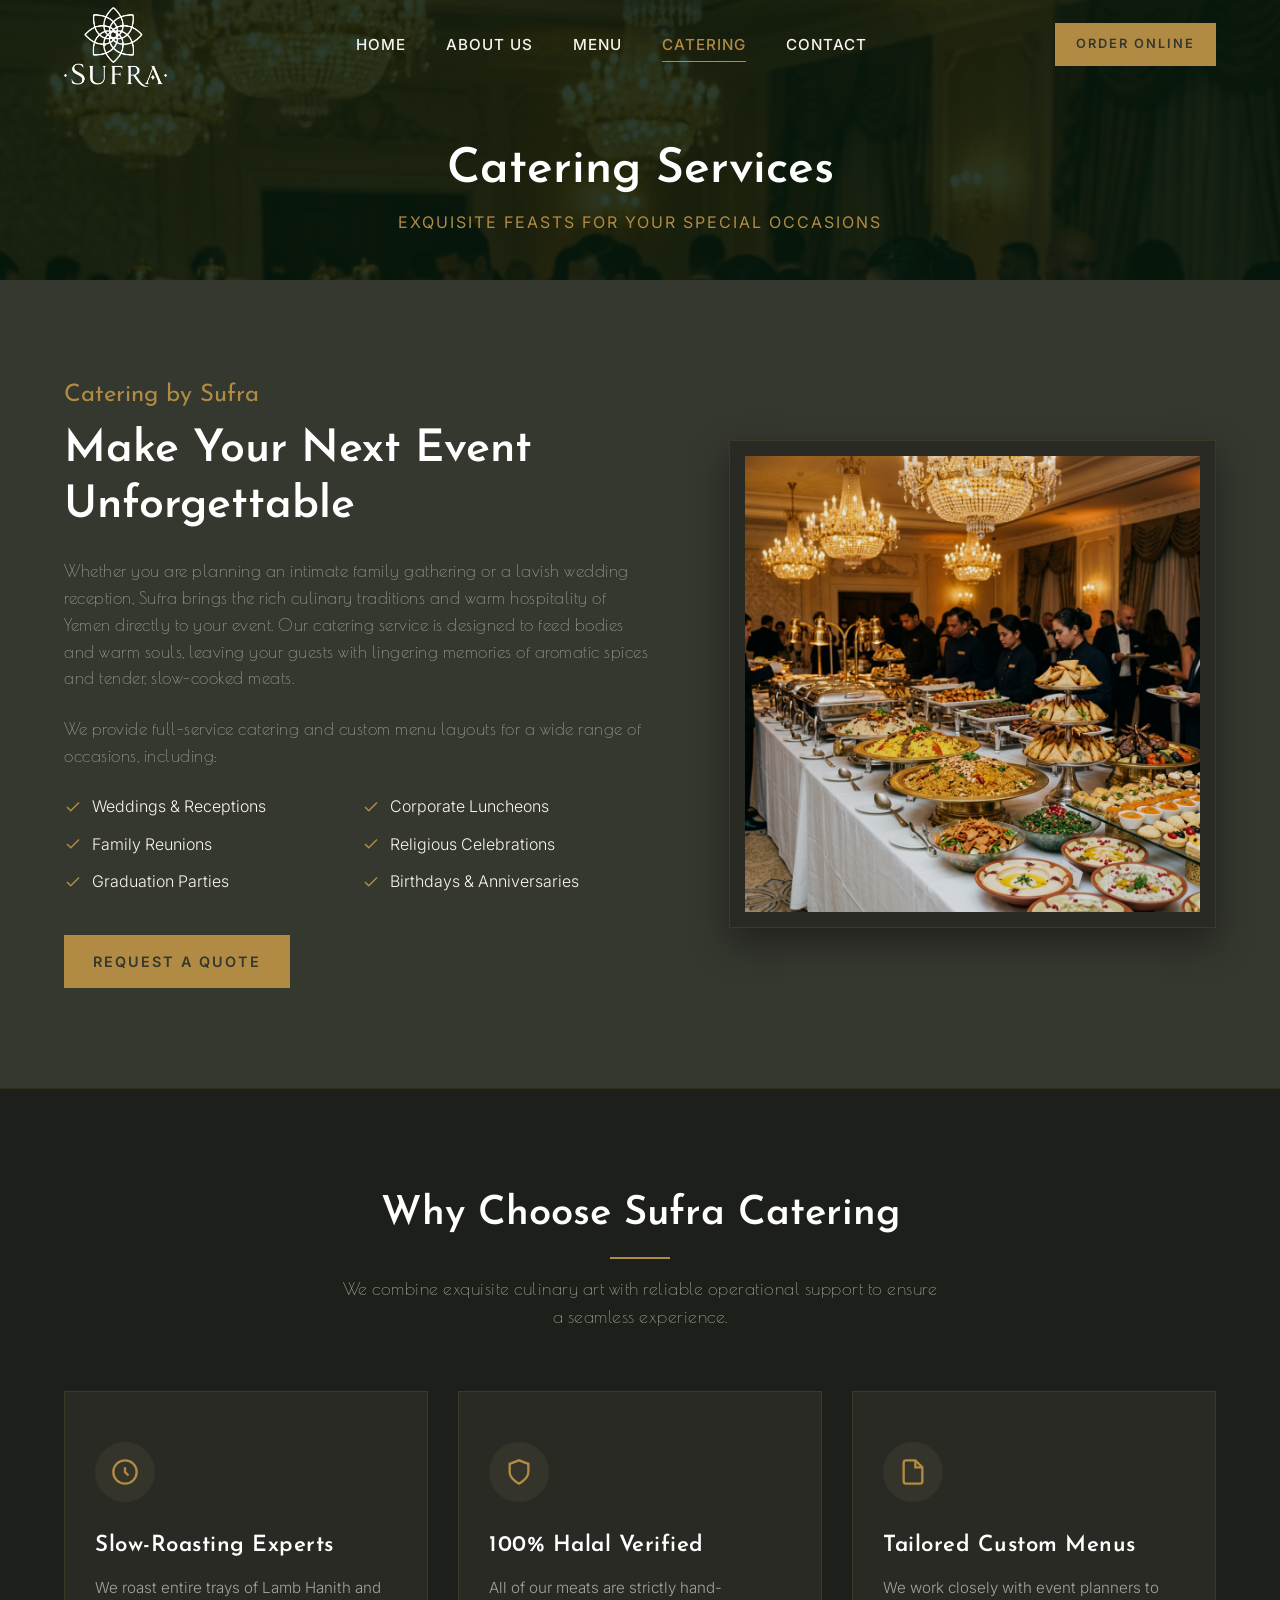
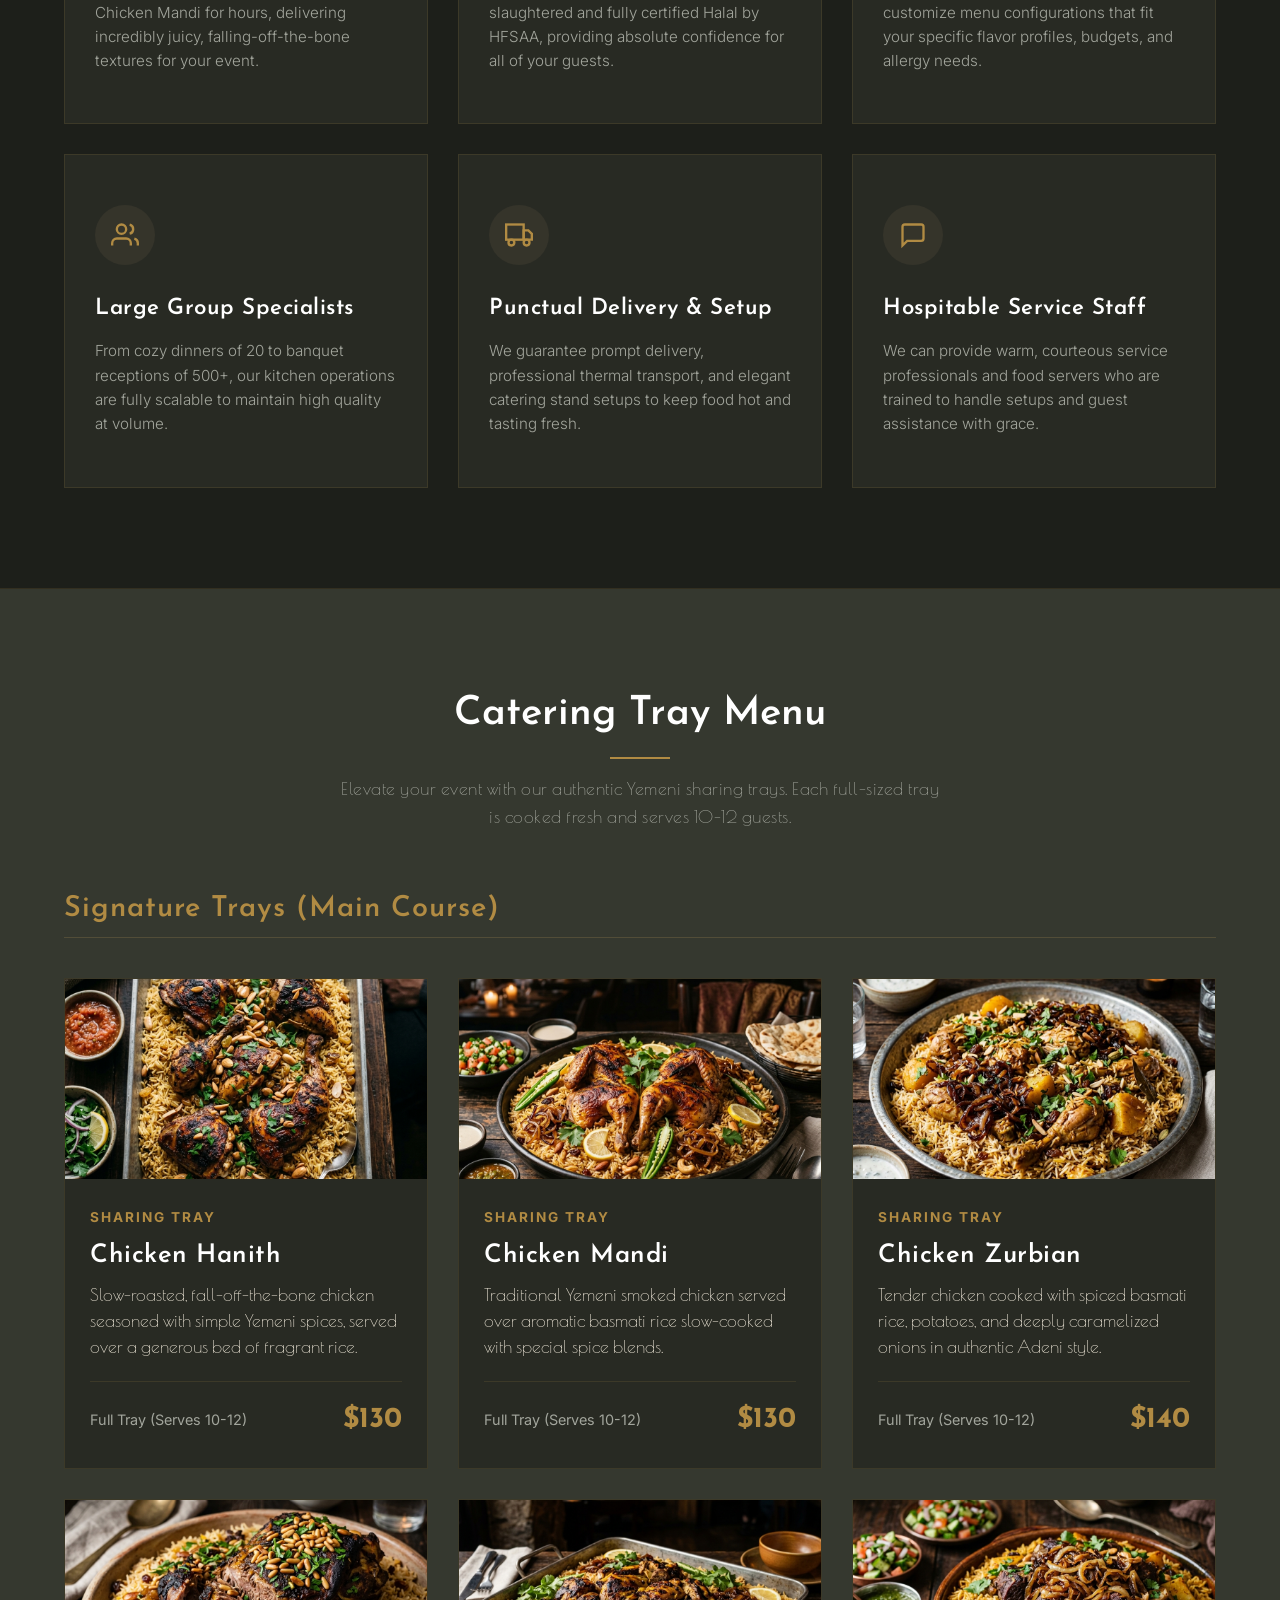
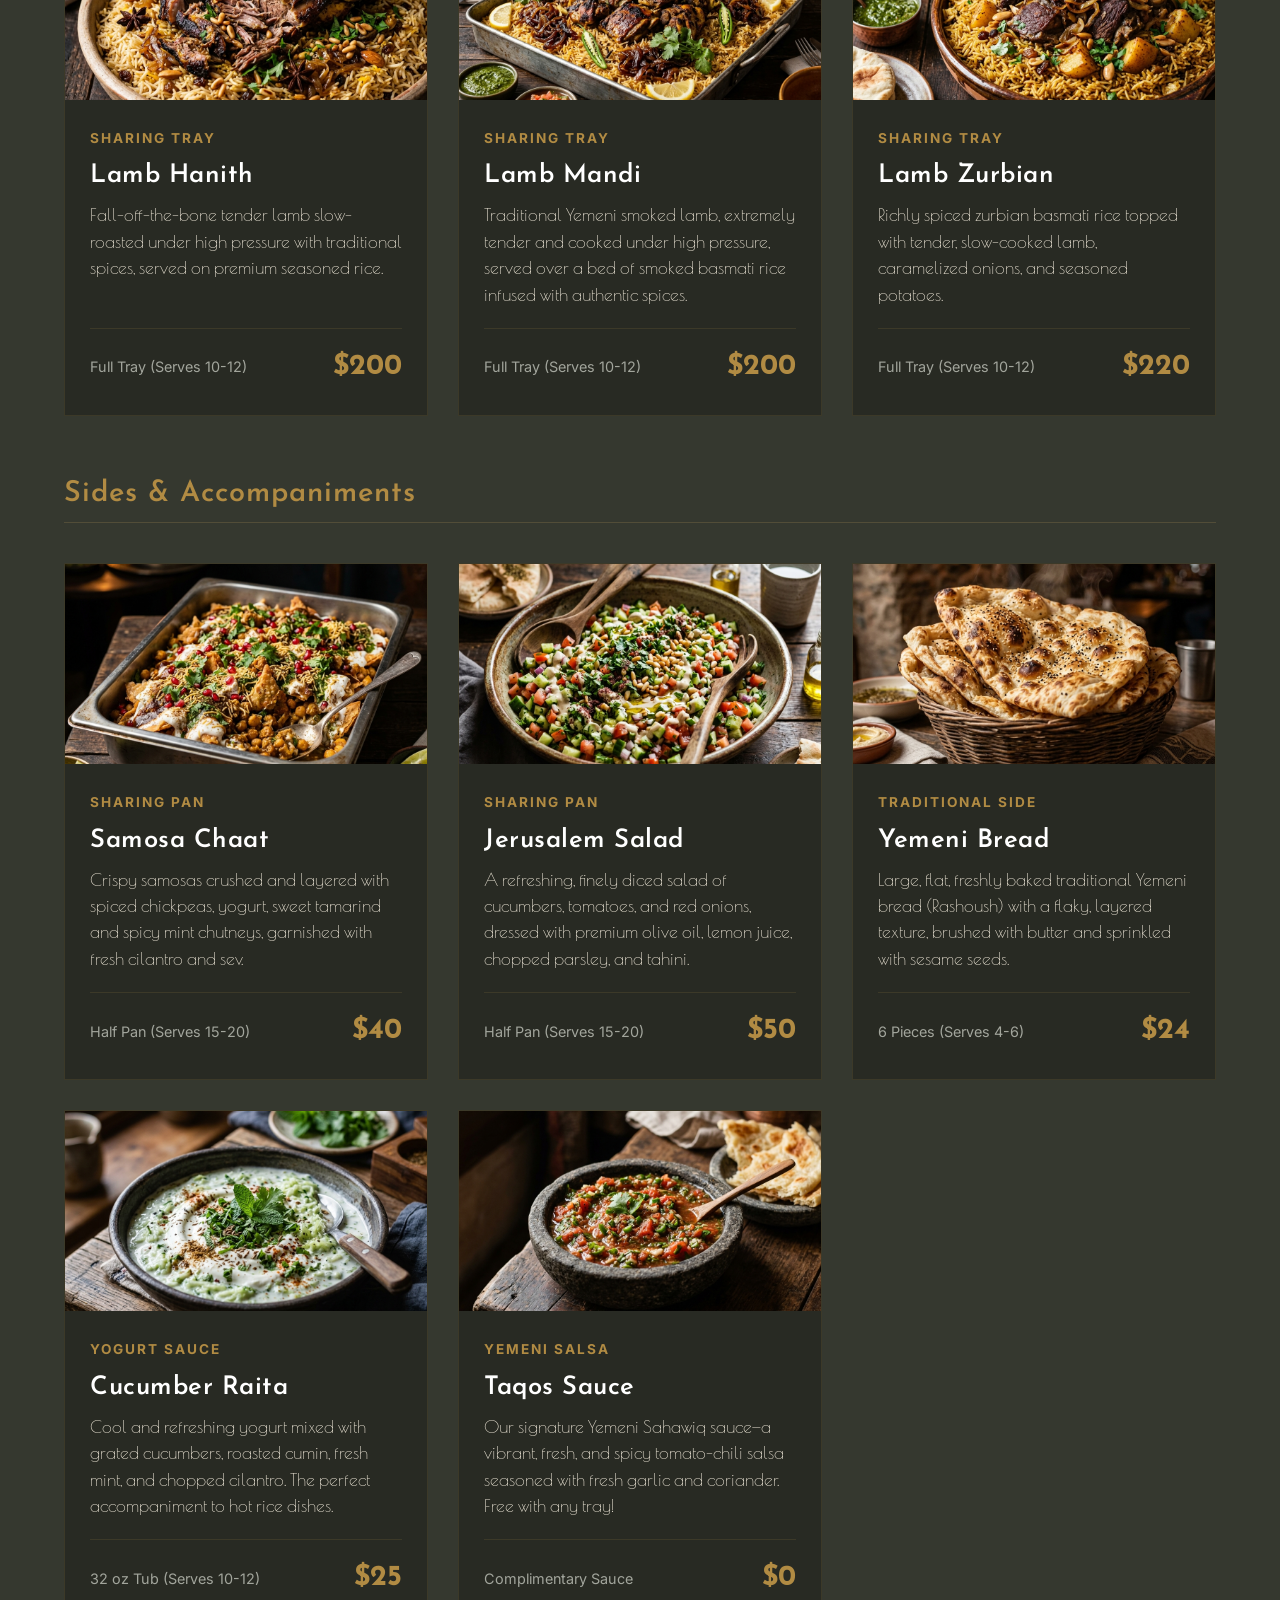
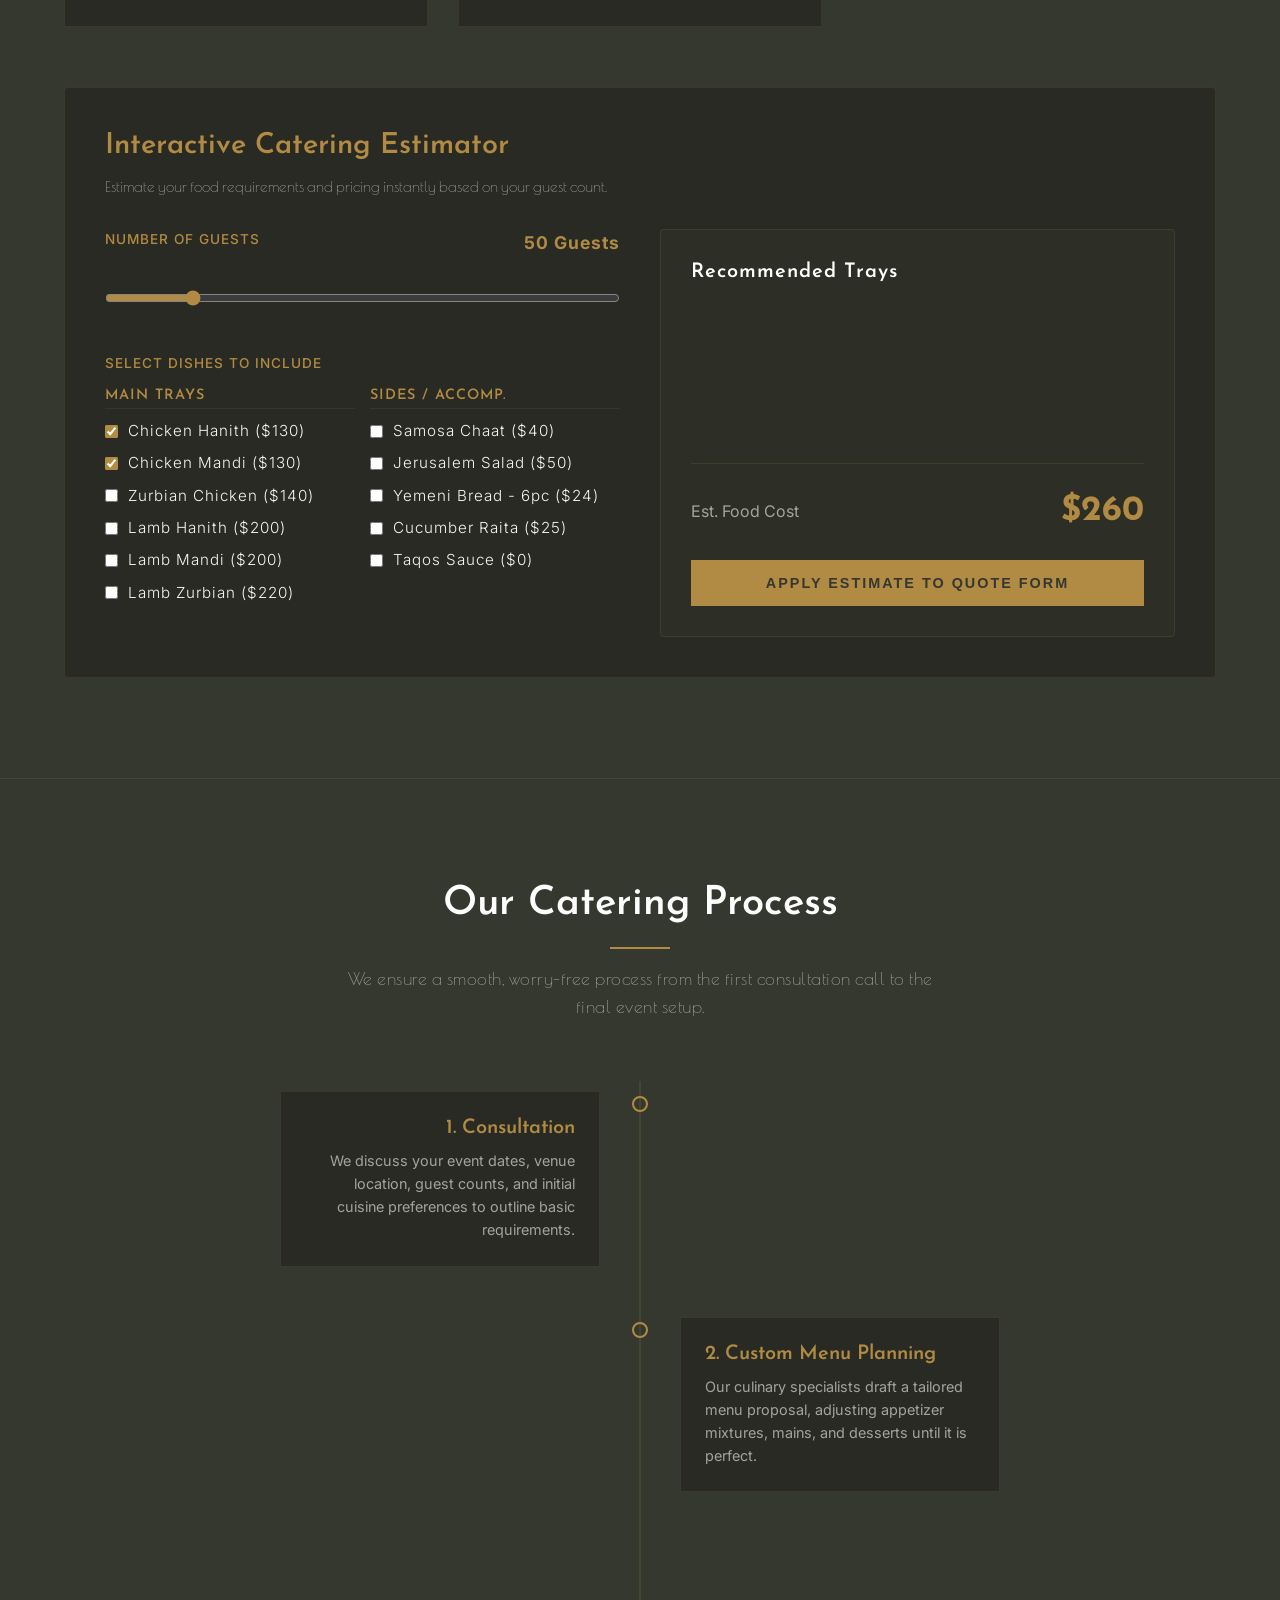
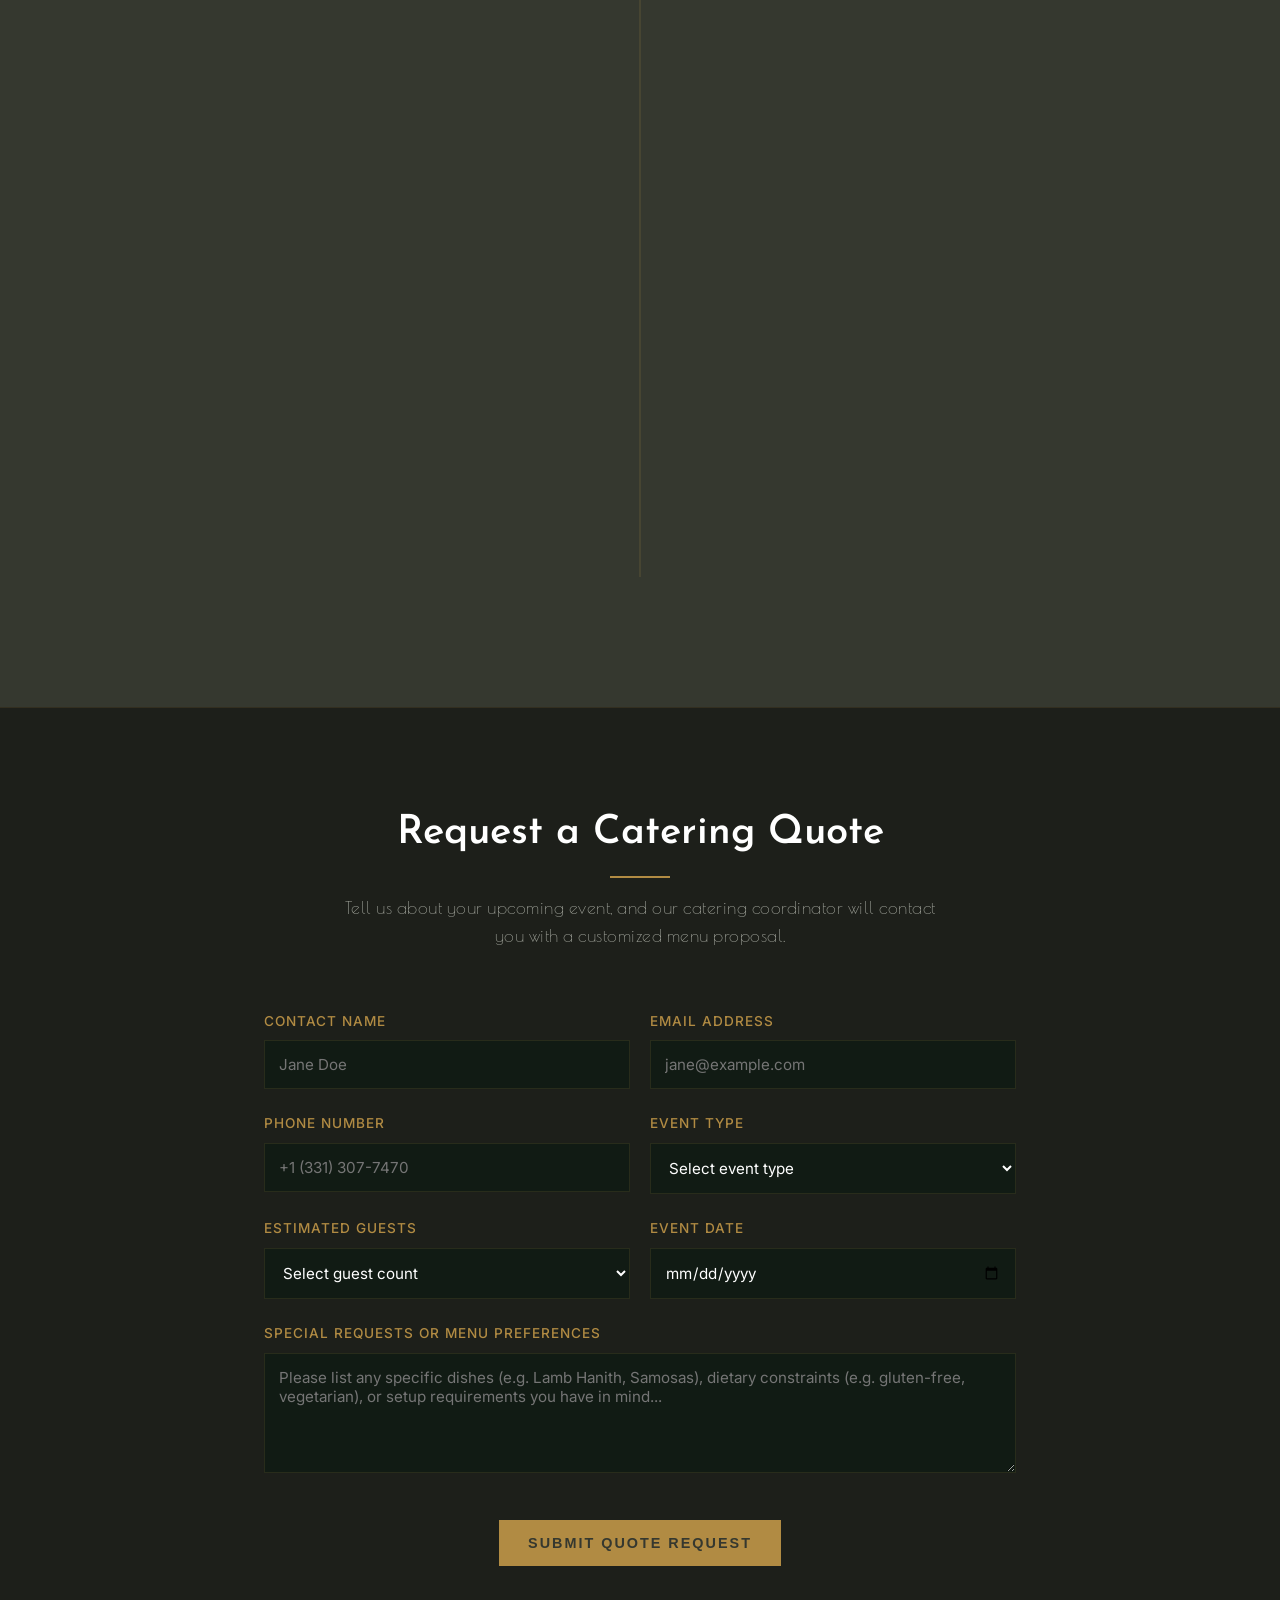
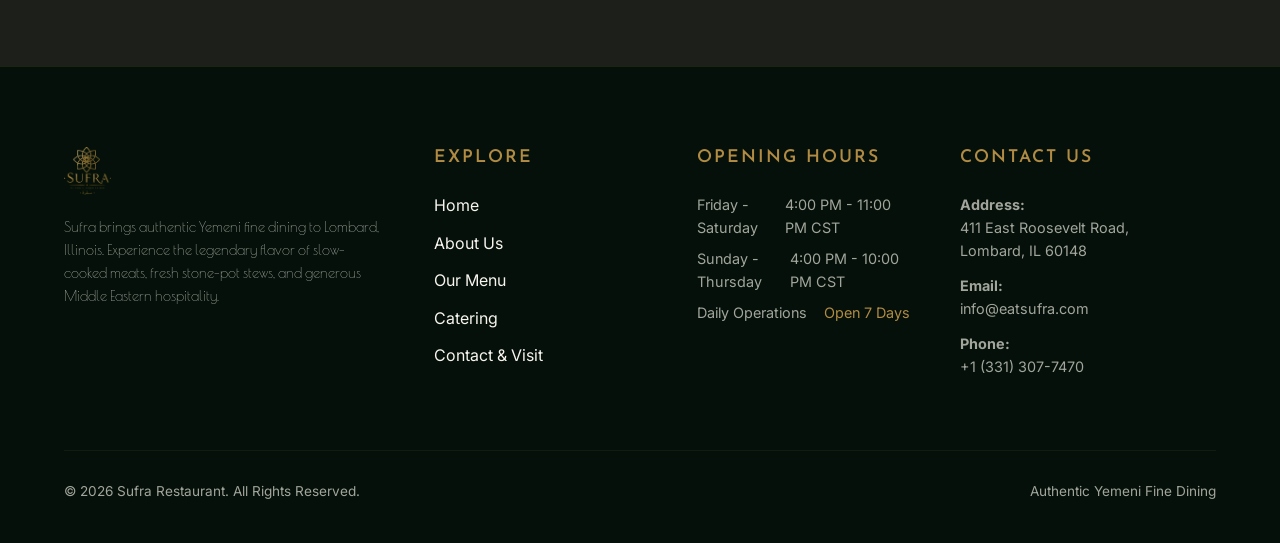
<file: catering.html>
<!DOCTYPE html>
<html lang="en">
<head>
    <meta charset="UTF-8">
    <meta name="viewport" content="width=device-width, initial-scale=1.0">
    <title>Halal Yemeni Catering Services | Lombard IL & Chicago Area</title>
    <meta name="description" content="Sufra provides Halal Yemeni catering services for weddings, corporate functions, and family gatherings in Lombard, IL and Chicago. Tailored menus available.">
    <link rel="stylesheet" href="css/style.css">
</head>
<body>

    <!-- Header & Navigation -->
    <header>
        <div class="container header-container">
            <a href="index.html" class="logo" id="header-logo-link">
                <img src="assets/logo_white.png" alt="Sufra Logo">
            </a>
            
            <nav>
                <ul class="nav-menu">
                    <li><a href="index.html" class="nav-link" id="nav-home">Home</a></li>
                    <li><a href="about.html" class="nav-link" id="nav-about">About Us</a></li>
                    <li><a href="menu.html" class="nav-link" id="nav-menu">Menu</a></li>
                    <li><a href="catering.html" class="nav-link active" id="nav-catering">Catering</a></li>
                    <li><a href="contact.html" class="nav-link" id="nav-contact">Contact</a></li>
                </ul>
            </nav>
            
            <div class="nav-actions">
                <a href="https://order.toasttab.com/online/sufra-411-east-roosevelt-road" target="_blank" class="btn btn-primary" style="padding: 10px 20px; font-size: 0.8rem;" id="nav-cta-order">Order Online</a>
                <button class="mobile-nav-toggle" aria-label="Toggle Navigation" id="mobile-toggle-btn">
                    <span></span>
                    <span></span>
                    <span></span>
                </button>
            </div>
        </div>
    </header>

    <!-- Subpage Hero Section -->
    <section class="signature-section" style="padding: 100px 0 60px 0; background-image: url('assets/catering_setup.png'); height: 280px; min-height: 280px;">
        <div class="signature-overlay" style="background-color: rgba(6, 25, 14, 0.85);"></div>
        <div class="container" style="position: relative; z-index: 2; text-align: center; padding-top: 40px;">
            <h1 style="font-size: 3rem; color: var(--white); margin-bottom: 10px;">Catering Services</h1>
            <p style="color: var(--accent-gold); font-size: 1rem; letter-spacing: 2px; text-transform: uppercase;">Exquisite Feasts for Your Special Occasions</p>
        </div>
    </section>

    <!-- Catering Overview Section -->
    <section class="section-padding fade-in-section" id="catering-overview-section" style="background-color: var(--dark-green-1);">
        <div class="container">
            <div class="welcome-grid">
                <div class="welcome-text scroll-reveal">
                    <h3>Catering by Sufra</h3>
                    <h2>Make Your Next Event Unforgettable</h2>
                    <p>Whether you are planning an intimate family gathering or a lavish wedding reception, Sufra brings the rich culinary traditions and warm hospitality of Yemen directly to your event. Our catering service is designed to feed bodies and warm souls, leaving your guests with lingering memories of aromatic spices and tender, slow-cooked meats.</p>
                    <p>We provide full-service catering and custom menu layouts for a wide range of occasions, including:</p>
                    
                    <ul class="catering-features-list" style="list-style: none; margin-top: 20px; gap: 12px; color: var(--text-light); font-weight: 300;">
                        <li style="display: flex; gap: 10px; align-items: center;"><svg viewBox="0 0 24 24" fill="none" stroke="currentColor" stroke-width="2" style="width: 18px; color: var(--accent-gold);"><polyline points="20 6 9 17 4 12"/></svg> Weddings & Receptions</li>
                        <li style="display: flex; gap: 10px; align-items: center;"><svg viewBox="0 0 24 24" fill="none" stroke="currentColor" stroke-width="2" style="width: 18px; color: var(--accent-gold);"><polyline points="20 6 9 17 4 12"/></svg> Corporate Luncheons</li>
                        <li style="display: flex; gap: 10px; align-items: center;"><svg viewBox="0 0 24 24" fill="none" stroke="currentColor" stroke-width="2" style="width: 18px; color: var(--accent-gold);"><polyline points="20 6 9 17 4 12"/></svg> Family Reunions</li>
                        <li style="display: flex; gap: 10px; align-items: center;"><svg viewBox="0 0 24 24" fill="none" stroke="currentColor" stroke-width="2" style="width: 18px; color: var(--accent-gold);"><polyline points="20 6 9 17 4 12"/></svg> Religious Celebrations</li>
                        <li style="display: flex; gap: 10px; align-items: center;"><svg viewBox="0 0 24 24" fill="none" stroke="currentColor" stroke-width="2" style="width: 18px; color: var(--accent-gold);"><polyline points="20 6 9 17 4 12"/></svg> Graduation Parties</li>
                        <li style="display: flex; gap: 10px; align-items: center;"><svg viewBox="0 0 24 24" fill="none" stroke="currentColor" stroke-width="2" style="width: 18px; color: var(--accent-gold);"><polyline points="20 6 9 17 4 12"/></svg> Birthdays & Anniversaries</li>
                    </ul>
                    
                    <a href="#quote-form" class="btn btn-primary" style="margin-top: 40px;" id="overview-cta-quote">Request a Quote</a>
                </div>
                <div class="welcome-images">
                    <div class="welcome-img-container">
                        <img loading="lazy" src="assets/catering_setup.png" alt="Sufra Buffet Catering Spread">
                    </div>
                </div>
            </div>
        </div>
    </section>

    <!-- Why Choose Sufra Catering Benefits -->
    <section class="section-padding fade-in-section" id="catering-benefits-section" style="background-color: var(--dark-charcoal); border-top: 1px solid var(--border-color); border-bottom: 1px solid var(--border-color);">
        <div class="container">
            <div class="section-header scroll-reveal">
                <h2>Why Choose Sufra Catering</h2>
                <p>We combine exquisite culinary art with reliable operational support to ensure a seamless experience.</p>
            </div>
            
            <div class="benefits-grid">
                <!-- Benefit 1 -->
                <div class="feature-card scroll-reveal scroll-reveal-delay-2">
                    <div class="feature-icon">
                        <svg viewBox="0 0 24 24" fill="none" stroke="currentColor" stroke-width="2"><circle cx="12" cy="12" r="10"/><path d="M12 8v4l3 3"/></svg>
                    </div>
                    <h3>Slow-Roasting Experts</h3>
                    <p>We roast entire trays of Lamb Hanith and Chicken Mandi for hours, delivering incredibly juicy, falling-off-the-bone textures for your event.</p>
                </div>
                <!-- Benefit 2 -->
                <div class="feature-card scroll-reveal scroll-reveal-delay-3">
                    <div class="feature-icon">
                        <svg viewBox="0 0 24 24" fill="none" stroke="currentColor" stroke-width="2"><path d="M12 22s8-4 8-10V5l-8-3-8 3v7c0 6 8 10 8 10z"/></svg>
                    </div>
                    <h3>100% Halal Verified</h3>
                    <p>All of our meats are strictly hand-slaughtered and fully certified Halal by HFSAA, providing absolute confidence for all of your guests.</p>
                </div>
                <!-- Benefit 3 -->
                <div class="feature-card scroll-reveal scroll-reveal-delay-1">
                    <div class="feature-icon">
                        <svg viewBox="0 0 24 24" fill="none" stroke="currentColor" stroke-width="2"><path d="M14 2H6a2 2 0 0 0-2 2v16a2 2 0 0 0 2 2h12a2 2 0 0 0 2-2V8z"/><polyline points="14 2 14 8 20 8"/></svg>
                    </div>
                    <h3>Tailored Custom Menus</h3>
                    <p>We work closely with event planners to customize menu configurations that fit your specific flavor profiles, budgets, and allergy needs.</p>
                </div>
                <!-- Benefit 4 -->
                <div class="feature-card scroll-reveal scroll-reveal-delay-2">
                    <div class="feature-icon">
                        <svg viewBox="0 0 24 24" fill="none" stroke="currentColor" stroke-width="2"><path d="M17 21v-2a4 4 0 0 0-4-4H5a4 4 0 0 0-4 4v2"/><circle cx="9" cy="7" r="4"/><path d="M23 21v-2a4 4 0 0 0-3-3.87"/><path d="M16 3.13a4 4 0 0 1 0 7.75"/></svg>
                    </div>
                    <h3>Large Group Specialists</h3>
                    <p>From cozy dinners of 20 to banquet receptions of 500+, our kitchen operations are fully scalable to maintain high quality at volume.</p>
                </div>
                <!-- Benefit 5 -->
                <div class="feature-card scroll-reveal scroll-reveal-delay-3">
                    <div class="feature-icon">
                        <svg viewBox="0 0 24 24" fill="none" stroke="currentColor" stroke-width="2"><rect x="1" y="3" width="15" height="13"/><polygon points="16 8 20 8 23 11 23 16 16 16 16 8"/><circle cx="5.5" cy="18.5" r="2.5"/><circle cx="18.5" cy="18.5" r="2.5"/></svg>
                    </div>
                    <h3>Punctual Delivery & Setup</h3>
                    <p>We guarantee prompt delivery, professional thermal transport, and elegant catering stand setups to keep food hot and tasting fresh.</p>
                </div>
                <!-- Benefit 6 -->
                <div class="feature-card scroll-reveal scroll-reveal-delay-1">
                    <div class="feature-icon">
                        <svg viewBox="0 0 24 24" fill="none" stroke="currentColor" stroke-width="2"><path d="M21 15a2 2 0 0 1-2 2H7l-4 4V5a2 2 0 0 1 2-2h14a2 2 0 0 1 2 2z"/></svg>
                    </div>
                    <h3>Hospitable Service Staff</h3>
                    <p>We can provide warm, courteous service professionals and food servers who are trained to handle setups and guest assistance with grace.</p>
                </div>
            </div>
        </div>
    </section>

        <!-- Catering Tray Menu Section -->
    <section class="section-padding fade-in-section" id="catering-menu-section" style="background-color: var(--dark-green-1); border-bottom: 1px solid var(--border-color);">
        <div class="container">
            <div class="section-header scroll-reveal">
                <h2>Catering Tray Menu</h2>
                <p>Elevate your event with our authentic Yemeni sharing trays. Each full-sized tray is cooked fresh and serves 10-12 guests.</p>
            </div>

            <!-- Sub-section: Signature Trays -->
            <h3 class="scroll-reveal" style="font-size: 1.8rem; color: var(--accent-gold); margin-bottom: 25px; font-family: var(--font-headings); letter-spacing: 1px; border-bottom: 1px solid rgba(197, 160, 89, 0.2); padding-bottom: 10px;">Signature Trays (Main Course)</h3>
            <div class="catering-menu-grid" style="margin-bottom: 60px;">
                <!-- Item 1: Chicken Hanith -->
                <div class="feature-card scroll-reveal scroll-reveal-delay-1" style="background-color: var(--dark-green-2); padding: 0; border: 1px solid var(--border-color); display: flex; flex-direction: column; justify-content: space-between; height: 100%; overflow: hidden;">
                    <div style="height: 200px; width: 100%; overflow: hidden;">
                        <img loading="lazy" src="assets/food/catering_chicken_hanith.png" alt="Chicken Hanith Catering Tray" style="width: 100%; height: 100%; object-fit: cover; transition: var(--transition-smooth);">
                    </div>
                    <div style="padding: 25px; flex-grow: 1; display: flex; flex-direction: column; justify-content: space-between;">
                        <div>
                            <span style="color: var(--accent-gold); font-size: 0.85rem; font-weight: bold; letter-spacing: 2px; text-transform: uppercase;">Sharing Tray</span>
                            <h3 style="font-size: 1.6rem; margin: 10px 0; color: var(--white); font-family: var(--font-headings);">Chicken Hanith</h3>
                            <p style="font-family: var(--font-description); color: var(--light-sand); font-size: 1.1rem; line-height: 1.5; margin-bottom: 20px;">Slow-roasted, fall-off-the-bone chicken seasoned with simple Yemeni spices, served over a generous bed of fragrant rice.</p>
                        </div>
                        <div style="border-top: 1px solid var(--border-color); padding-top: 15px; display: flex; justify-content: space-between; align-items: center;">
                            <span style="font-size: 0.9rem; color: var(--text-muted);">Full Tray (Serves 10-12)</span>
                            <span style="font-size: 1.8rem; color: var(--accent-gold); font-weight: bold; font-family: var(--font-headings);">$130</span>
                        </div>
                    </div>
                </div>

                <!-- Item 2: Chicken Mandi -->
                <div class="feature-card scroll-reveal scroll-reveal-delay-2" style="background-color: var(--dark-green-2); padding: 0; border: 1px solid var(--border-color); display: flex; flex-direction: column; justify-content: space-between; height: 100%; overflow: hidden;">
                    <div style="height: 200px; width: 100%; overflow: hidden;">
                        <img loading="lazy" src="assets/food/catering_chicken_mandi.png" alt="Chicken Mandi Catering Tray" style="width: 100%; height: 100%; object-fit: cover; transition: var(--transition-smooth);">
                    </div>
                    <div style="padding: 25px; flex-grow: 1; display: flex; flex-direction: column; justify-content: space-between;">
                        <div>
                            <span style="color: var(--accent-gold); font-size: 0.85rem; font-weight: bold; letter-spacing: 2px; text-transform: uppercase;">Sharing Tray</span>
                            <h3 style="font-size: 1.6rem; margin: 10px 0; color: var(--white); font-family: var(--font-headings);">Chicken Mandi</h3>
                            <p style="font-family: var(--font-description); color: var(--light-sand); font-size: 1.1rem; line-height: 1.5; margin-bottom: 20px;">Traditional Yemeni smoked chicken served over aromatic basmati rice slow-cooked with special spice blends.</p>
                        </div>
                        <div style="border-top: 1px solid var(--border-color); padding-top: 15px; display: flex; justify-content: space-between; align-items: center;">
                            <span style="font-size: 0.9rem; color: var(--text-muted);">Full Tray (Serves 10-12)</span>
                            <span style="font-size: 1.8rem; color: var(--accent-gold); font-weight: bold; font-family: var(--font-headings);">$130</span>
                        </div>
                    </div>
                </div>

                <!-- Item 3: Chicken Zurbian -->
                <div class="feature-card scroll-reveal scroll-reveal-delay-3" style="background-color: var(--dark-green-2); padding: 0; border: 1px solid var(--border-color); display: flex; flex-direction: column; justify-content: space-between; height: 100%; overflow: hidden;">
                    <div style="height: 200px; width: 100%; overflow: hidden;">
                        <img loading="lazy" src="assets/food/catering_zurbian_chicken.png" alt="Zurbian Chicken Catering Tray" style="width: 100%; height: 100%; object-fit: cover; transition: var(--transition-smooth);">
                    </div>
                    <div style="padding: 25px; flex-grow: 1; display: flex; flex-direction: column; justify-content: space-between;">
                        <div>
                            <span style="color: var(--accent-gold); font-size: 0.85rem; font-weight: bold; letter-spacing: 2px; text-transform: uppercase;">Sharing Tray</span>
                            <h3 style="font-size: 1.6rem; margin: 10px 0; color: var(--white); font-family: var(--font-headings);">Chicken Zurbian</h3>
                            <p style="font-family: var(--font-description); color: var(--light-sand); font-size: 1.1rem; line-height: 1.5; margin-bottom: 20px;">Tender chicken cooked with spiced basmati rice, potatoes, and deeply caramelized onions in authentic Adeni style.</p>
                        </div>
                        <div style="border-top: 1px solid var(--border-color); padding-top: 15px; display: flex; justify-content: space-between; align-items: center;">
                            <span style="font-size: 0.9rem; color: var(--text-muted);">Full Tray (Serves 10-12)</span>
                            <span style="font-size: 1.8rem; color: var(--accent-gold); font-weight: bold; font-family: var(--font-headings);">$140</span>
                        </div>
                    </div>
                </div>

                <!-- Item 4: Lamb Hanith -->
                <div class="feature-card scroll-reveal scroll-reveal-delay-1" style="background-color: var(--dark-green-2); padding: 0; border: 1px solid var(--border-color); display: flex; flex-direction: column; justify-content: space-between; height: 100%; overflow: hidden;">
                    <div style="height: 200px; width: 100%; overflow: hidden;">
                        <img loading="lazy" src="assets/food/catering_lamb_hanith.png" alt="Lamb Hanith Catering Tray" style="width: 100%; height: 100%; object-fit: cover; transition: var(--transition-smooth);">
                    </div>
                    <div style="padding: 25px; flex-grow: 1; display: flex; flex-direction: column; justify-content: space-between;">
                        <div>
                            <span style="color: var(--accent-gold); font-size: 0.85rem; font-weight: bold; letter-spacing: 2px; text-transform: uppercase;">Sharing Tray</span>
                            <h3 style="font-size: 1.6rem; margin: 10px 0; color: var(--white); font-family: var(--font-headings);">Lamb Hanith</h3>
                            <p style="font-family: var(--font-description); color: var(--light-sand); font-size: 1.1rem; line-height: 1.5; margin-bottom: 20px;">Fall-off-the-bone tender lamb slow-roasted under high pressure with traditional spices, served on premium seasoned rice.</p>
                        </div>
                        <div style="border-top: 1px solid var(--border-color); padding-top: 15px; display: flex; justify-content: space-between; align-items: center;">
                            <span style="font-size: 0.9rem; color: var(--text-muted);">Full Tray (Serves 10-12)</span>
                            <span style="font-size: 1.8rem; color: var(--accent-gold); font-weight: bold; font-family: var(--font-headings);">$200</span>
                        </div>
                    </div>
                </div>

                <!-- Item 5: Lamb Mandi -->
                <div class="feature-card scroll-reveal scroll-reveal-delay-2" style="background-color: var(--dark-green-2); padding: 0; border: 1px solid var(--border-color); display: flex; flex-direction: column; justify-content: space-between; height: 100%; overflow: hidden;">
                    <div style="height: 200px; width: 100%; overflow: hidden;">
                        <img loading="lazy" src="assets/food/catering_lamb_mandi.png" alt="Lamb Mandi Catering Tray" style="width: 100%; height: 100%; object-fit: cover; transition: var(--transition-smooth);">
                    </div>
                    <div style="padding: 25px; flex-grow: 1; display: flex; flex-direction: column; justify-content: space-between;">
                        <div>
                            <span style="color: var(--accent-gold); font-size: 0.85rem; font-weight: bold; letter-spacing: 2px; text-transform: uppercase;">Sharing Tray</span>
                            <h3 style="font-size: 1.6rem; margin: 10px 0; color: var(--white); font-family: var(--font-headings);">Lamb Mandi</h3>
                            <p style="font-family: var(--font-description); color: var(--light-sand); font-size: 1.1rem; line-height: 1.5; margin-bottom: 20px;">Traditional Yemeni smoked lamb, extremely tender and cooked under high pressure, served over a bed of smoked basmati rice infused with authentic spices.</p>
                        </div>
                        <div style="border-top: 1px solid var(--border-color); padding-top: 15px; display: flex; justify-content: space-between; align-items: center;">
                            <span style="font-size: 0.9rem; color: var(--text-muted);">Full Tray (Serves 10-12)</span>
                            <span style="font-size: 1.8rem; color: var(--accent-gold); font-weight: bold; font-family: var(--font-headings);">$200</span>
                        </div>
                    </div>
                </div>

                <!-- Item 6: Lamb Zurbian -->
                <div class="feature-card scroll-reveal scroll-reveal-delay-3" style="background-color: var(--dark-green-2); padding: 0; border: 1px solid var(--border-color); display: flex; flex-direction: column; justify-content: space-between; height: 100%; overflow: hidden;">
                    <div style="height: 200px; width: 100%; overflow: hidden;">
                        <img loading="lazy" src="assets/food/catering_lamb_zurbian.png" alt="Lamb Zurbian Catering Tray" style="width: 100%; height: 100%; object-fit: cover; transition: var(--transition-smooth);">
                    </div>
                    <div style="padding: 25px; flex-grow: 1; display: flex; flex-direction: column; justify-content: space-between;">
                        <div>
                            <span style="color: var(--accent-gold); font-size: 0.85rem; font-weight: bold; letter-spacing: 2px; text-transform: uppercase;">Sharing Tray</span>
                            <h3 style="font-size: 1.6rem; margin: 10px 0; color: var(--white); font-family: var(--font-headings);">Lamb Zurbian</h3>
                            <p style="font-family: var(--font-description); color: var(--light-sand); font-size: 1.1rem; line-height: 1.5; margin-bottom: 20px;">Richly spiced zurbian basmati rice topped with tender, slow-cooked lamb, caramelized onions, and seasoned potatoes.</p>
                        </div>
                        <div style="border-top: 1px solid var(--border-color); padding-top: 15px; display: flex; justify-content: space-between; align-items: center;">
                            <span style="font-size: 0.9rem; color: var(--text-muted);">Full Tray (Serves 10-12)</span>
                            <span style="font-size: 1.8rem; color: var(--accent-gold); font-weight: bold; font-family: var(--font-headings);">$220</span>
                        </div>
                    </div>
                </div>
            </div>

            <!-- Sub-section: Sides & Accompaniments -->
            <h3 class="scroll-reveal" style="font-size: 1.8rem; color: var(--accent-gold); margin-bottom: 25px; font-family: var(--font-headings); letter-spacing: 1px; border-bottom: 1px solid rgba(197, 160, 89, 0.2); padding-bottom: 10px;">Sides & Accompaniments</h3>
            <div class="catering-menu-grid" style="margin-bottom: 60px;">
                <!-- Side 1: Samosa Chaat -->
                <div class="feature-card scroll-reveal scroll-reveal-delay-1" style="background-color: var(--dark-green-2); padding: 0; border: 1px solid var(--border-color); display: flex; flex-direction: column; justify-content: space-between; height: 100%; overflow: hidden;">
                    <div style="height: 200px; width: 100%; overflow: hidden;">
                        <img loading="lazy" src="assets/food/catering_samosa_chaat.png" alt="Samosa Chaat Catering Pan" style="width: 100%; height: 100%; object-fit: cover; transition: var(--transition-smooth);">
                    </div>
                    <div style="padding: 25px; flex-grow: 1; display: flex; flex-direction: column; justify-content: space-between;">
                        <div>
                            <span style="color: var(--accent-gold); font-size: 0.85rem; font-weight: bold; letter-spacing: 2px; text-transform: uppercase;">Sharing Pan</span>
                            <h3 style="font-size: 1.6rem; margin: 10px 0; color: var(--white); font-family: var(--font-headings);">Samosa Chaat</h3>
                            <p style="font-family: var(--font-description); color: var(--light-sand); font-size: 1.1rem; line-height: 1.5; margin-bottom: 20px;">Crispy samosas crushed and layered with spiced chickpeas, yogurt, sweet tamarind and spicy mint chutneys, garnished with fresh cilantro and sev.</p>
                        </div>
                        <div style="border-top: 1px solid var(--border-color); padding-top: 15px; display: flex; justify-content: space-between; align-items: center;">
                            <span style="font-size: 0.9rem; color: var(--text-muted);">Half Pan (Serves 15-20)</span>
                            <span style="font-size: 1.8rem; color: var(--accent-gold); font-weight: bold; font-family: var(--font-headings);">$40</span>
                        </div>
                    </div>
                </div>

                <!-- Side 2: Jerusalem Salad -->
                <div class="feature-card scroll-reveal scroll-reveal-delay-2" style="background-color: var(--dark-green-2); padding: 0; border: 1px solid var(--border-color); display: flex; flex-direction: column; justify-content: space-between; height: 100%; overflow: hidden;">
                    <div style="height: 200px; width: 100%; overflow: hidden;">
                        <img loading="lazy" src="assets/food/catering_jerusalem_salad.png" alt="Jerusalem Salad Catering Bowl" style="width: 100%; height: 100%; object-fit: cover; transition: var(--transition-smooth);">
                    </div>
                    <div style="padding: 25px; flex-grow: 1; display: flex; flex-direction: column; justify-content: space-between;">
                        <div>
                            <span style="color: var(--accent-gold); font-size: 0.85rem; font-weight: bold; letter-spacing: 2px; text-transform: uppercase;">Sharing Pan</span>
                            <h3 style="font-size: 1.6rem; margin: 10px 0; color: var(--white); font-family: var(--font-headings);">Jerusalem Salad</h3>
                            <p style="font-family: var(--font-description); color: var(--light-sand); font-size: 1.1rem; line-height: 1.5; margin-bottom: 20px;">A refreshing, finely diced salad of cucumbers, tomatoes, and red onions, dressed with premium olive oil, lemon juice, chopped parsley, and tahini.</p>
                        </div>
                        <div style="border-top: 1px solid var(--border-color); padding-top: 15px; display: flex; justify-content: space-between; align-items: center;">
                            <span style="font-size: 0.9rem; color: var(--text-muted);">Half Pan (Serves 15-20)</span>
                            <span style="font-size: 1.8rem; color: var(--accent-gold); font-weight: bold; font-family: var(--font-headings);">$50</span>
                        </div>
                    </div>
                </div>

                <!-- Side 3: Yemeni Bread -->
                <div class="feature-card scroll-reveal scroll-reveal-delay-3" style="background-color: var(--dark-green-2); padding: 0; border: 1px solid var(--border-color); display: flex; flex-direction: column; justify-content: space-between; height: 100%; overflow: hidden;">
                    <div style="height: 200px; width: 100%; overflow: hidden;">
                        <img loading="lazy" src="assets/food/catering_yemeni_bread.png" alt="Yemeni Bread Basket" style="width: 100%; height: 100%; object-fit: cover; transition: var(--transition-smooth);">
                    </div>
                    <div style="padding: 25px; flex-grow: 1; display: flex; flex-direction: column; justify-content: space-between;">
                        <div>
                            <span style="color: var(--accent-gold); font-size: 0.85rem; font-weight: bold; letter-spacing: 2px; text-transform: uppercase;">Traditional Side</span>
                            <h3 style="font-size: 1.6rem; margin: 10px 0; color: var(--white); font-family: var(--font-headings);">Yemeni Bread</h3>
                            <p style="font-family: var(--font-description); color: var(--light-sand); font-size: 1.1rem; line-height: 1.5; margin-bottom: 20px;">Large, flat, freshly baked traditional Yemeni bread (Rashoush) with a flaky, layered texture, brushed with butter and sprinkled with sesame seeds.</p>
                        </div>
                        <div style="border-top: 1px solid var(--border-color); padding-top: 15px; display: flex; justify-content: space-between; align-items: center;">
                            <span style="font-size: 0.9rem; color: var(--text-muted);">6 Pieces (Serves 4-6)</span>
                            <span style="font-size: 1.8rem; color: var(--accent-gold); font-weight: bold; font-family: var(--font-headings);">$24</span>
                        </div>
                    </div>
                </div>

                <!-- Side 4: Cucumber Raita -->
                <div class="feature-card scroll-reveal scroll-reveal-delay-1" style="background-color: var(--dark-green-2); padding: 0; border: 1px solid var(--border-color); display: flex; flex-direction: column; justify-content: space-between; height: 100%; overflow: hidden;">
                    <div style="height: 200px; width: 100%; overflow: hidden;">
                        <img loading="lazy" src="assets/food/catering_cucumber_raita.png" alt="Cucumber Raita Bowl" style="width: 100%; height: 100%; object-fit: cover; transition: var(--transition-smooth);">
                    </div>
                    <div style="padding: 25px; flex-grow: 1; display: flex; flex-direction: column; justify-content: space-between;">
                        <div>
                            <span style="color: var(--accent-gold); font-size: 0.85rem; font-weight: bold; letter-spacing: 2px; text-transform: uppercase;">Yogurt Sauce</span>
                            <h3 style="font-size: 1.6rem; margin: 10px 0; color: var(--white); font-family: var(--font-headings);">Cucumber Raita</h3>
                            <p style="font-family: var(--font-description); color: var(--light-sand); font-size: 1.1rem; line-height: 1.5; margin-bottom: 20px;">Cool and refreshing yogurt mixed with grated cucumbers, roasted cumin, fresh mint, and chopped cilantro. The perfect accompaniment to hot rice dishes.</p>
                        </div>
                        <div style="border-top: 1px solid var(--border-color); padding-top: 15px; display: flex; justify-content: space-between; align-items: center;">
                            <span style="font-size: 0.9rem; color: var(--text-muted);">32 oz Tub (Serves 10-12)</span>
                            <span style="font-size: 1.8rem; color: var(--accent-gold); font-weight: bold; font-family: var(--font-headings);">$25</span>
                        </div>
                    </div>
                </div>

                <!-- Side 5: Taqos Sauce -->
                <div class="feature-card scroll-reveal scroll-reveal-delay-2" style="background-color: var(--dark-green-2); padding: 0; border: 1px solid var(--border-color); display: flex; flex-direction: column; justify-content: space-between; height: 100%; overflow: hidden;">
                    <div style="height: 200px; width: 100%; overflow: hidden;">
                        <img loading="lazy" src="assets/food/catering_taqos_sauce.png" alt="Taqos Sauce bowl" style="width: 100%; height: 100%; object-fit: cover; transition: var(--transition-smooth);">
                    </div>
                    <div style="padding: 25px; flex-grow: 1; display: flex; flex-direction: column; justify-content: space-between;">
                        <div>
                            <span style="color: var(--accent-gold); font-size: 0.85rem; font-weight: bold; letter-spacing: 2px; text-transform: uppercase;">Yemeni Salsa</span>
                            <h3 style="font-size: 1.6rem; margin: 10px 0; color: var(--white); font-family: var(--font-headings);">Taqos Sauce</h3>
                            <p style="font-family: var(--font-description); color: var(--light-sand); font-size: 1.1rem; line-height: 1.5; margin-bottom: 20px;">Our signature Yemeni Sahawiq sauce—a vibrant, fresh, and spicy tomato-chili salsa seasoned with fresh garlic and coriander. Free with any tray!</p>
                        </div>
                        <div style="border-top: 1px solid var(--border-color); padding-top: 15px; display: flex; justify-content: space-between; align-items: center;">
                            <span style="font-size: 0.9rem; color: var(--text-muted);">Complimentary Sauce</span>
                            <span style="font-size: 1.8rem; color: var(--accent-gold); font-weight: bold; font-family: var(--font-headings);">$0</span>
                        </div>
                    </div>
                </div>
            </div>

            <!-- Interactive Catering Estimator -->
            <div class="calculator-container scroll-reveal" style="background-color: var(--dark-green-2); border: 1px solid var(--border-color); padding: 40px; margin-top: 50px; border-radius: 4px;">
                <h3 style="font-size: 1.8rem; color: var(--accent-gold); margin-bottom: 10px; font-family: var(--font-headings);">Interactive Catering Estimator</h3>
                <p style="color: var(--text-muted); font-size: 0.95rem; margin-bottom: 30px; font-family: var(--font-description);">Estimate your food requirements and pricing instantly based on your guest count.</p>
                
                <div style="display: grid; grid-template-columns: 1fr 1fr; gap: 40px; align-items: start;" class="about-stats-grid">
                    <!-- Left side: inputs -->
                    <div>
                        <div class="form-group" style="margin-bottom: 25px;">
                            <label for="calc-guests" style="display: flex; justify-content: space-between; text-transform: uppercase; font-size: 0.85rem; letter-spacing: 1px;">
                                <span>Number of Guests</span>
                                <span id="calc-guests-val" style="color: var(--accent-gold); font-weight: bold; font-size: 1.1rem; text-transform: none;">50 Guests</span>
                            </label>
                            <input type="range" id="calc-guests" min="10" max="300" step="5" value="50" style="margin-top: 10px; accent-color: var(--accent-gold); width: 100%;">
                        </div>
                        
                        <div class="form-group">
                            <label style="margin-bottom: 12px; font-size: 0.85rem; letter-spacing: 1px;">Select Dishes to Include</label>
                            <div style="display: grid; grid-template-columns: 1fr 1fr; gap: 15px; margin-top: 10px;" class="form-row">
                                <div>
                                    <h5 style="color: var(--accent-gold); font-size: 0.9rem; margin-bottom: 10px; font-family: var(--font-headings); letter-spacing: 1px; border-bottom: 1px solid rgba(197, 160, 89, 0.1); padding-bottom: 3px;">MAIN TRAYS</h5>
                                    <label style="display: flex; align-items: center; gap: 10px; text-transform: none; font-size: 0.95rem; color: var(--text-light); font-weight: 300; cursor: pointer; margin-bottom: 8px;">
                                        <input type="checkbox" class="calc-dish" value="130" data-name="Chicken Hanith" checked style="width: auto; accent-color: var(--accent-gold);">
                                        Chicken Hanith ($130)
                                    </label>
                                    <label style="display: flex; align-items: center; gap: 10px; text-transform: none; font-size: 0.95rem; color: var(--text-light); font-weight: 300; cursor: pointer; margin-bottom: 8px;">
                                        <input type="checkbox" class="calc-dish" value="130" data-name="Chicken Mandi" checked style="width: auto; accent-color: var(--accent-gold);">
                                        Chicken Mandi ($130)
                                    </label>
                                    <label style="display: flex; align-items: center; gap: 10px; text-transform: none; font-size: 0.95rem; color: var(--text-light); font-weight: 300; cursor: pointer; margin-bottom: 8px;">
                                        <input type="checkbox" class="calc-dish" value="140" data-name="Zurbian Chicken" style="width: auto; accent-color: var(--accent-gold);">
                                        Zurbian Chicken ($140)
                                    </label>
                                    <label style="display: flex; align-items: center; gap: 10px; text-transform: none; font-size: 0.95rem; color: var(--text-light); font-weight: 300; cursor: pointer; margin-bottom: 8px;">
                                        <input type="checkbox" class="calc-dish" value="200" data-name="Lamb Hanith" style="width: auto; accent-color: var(--accent-gold);">
                                        Lamb Hanith ($200)
                                    </label>
                                    <label style="display: flex; align-items: center; gap: 10px; text-transform: none; font-size: 0.95rem; color: var(--text-light); font-weight: 300; cursor: pointer; margin-bottom: 8px;">
                                        <input type="checkbox" class="calc-dish" value="200" data-name="Lamb Mandi" style="width: auto; accent-color: var(--accent-gold);">
                                        Lamb Mandi ($200)
                                    </label>
                                    <label style="display: flex; align-items: center; gap: 10px; text-transform: none; font-size: 0.95rem; color: var(--text-light); font-weight: 300; cursor: pointer; margin-bottom: 8px;">
                                        <input type="checkbox" class="calc-dish" value="220" data-name="Lamb Zurbian" style="width: auto; accent-color: var(--accent-gold);">
                                        Lamb Zurbian ($220)
                                    </label>
                                </div>
                                <div>
                                    <h5 style="color: var(--accent-gold); font-size: 0.9rem; margin-bottom: 10px; font-family: var(--font-headings); letter-spacing: 1px; border-bottom: 1px solid rgba(197, 160, 89, 0.1); padding-bottom: 3px;">SIDES / ACCOMP.</h5>
                                    <label style="display: flex; align-items: center; gap: 10px; text-transform: none; font-size: 0.95rem; color: var(--text-light); font-weight: 300; cursor: pointer; margin-bottom: 8px;">
                                        <input type="checkbox" class="calc-dish" value="40" data-name="Samosa Chaat" data-type="side" data-serves="18" style="width: auto; accent-color: var(--accent-gold);">
                                        Samosa Chaat ($40)
                                    </label>
                                    <label style="display: flex; align-items: center; gap: 10px; text-transform: none; font-size: 0.95rem; color: var(--text-light); font-weight: 300; cursor: pointer; margin-bottom: 8px;">
                                        <input type="checkbox" class="calc-dish" value="50" data-name="Jerusalem Salad" data-type="side" data-serves="18" style="width: auto; accent-color: var(--accent-gold);">
                                        Jerusalem Salad ($50)
                                    </label>
                                    <label style="display: flex; align-items: center; gap: 10px; text-transform: none; font-size: 0.95rem; color: var(--text-light); font-weight: 300; cursor: pointer; margin-bottom: 8px;">
                                        <input type="checkbox" class="calc-dish" value="24" data-name="Yemeni Bread" data-type="side" data-serves="5" style="width: auto; accent-color: var(--accent-gold);">
                                        Yemeni Bread - 6pc ($24)
                                    </label>
                                    <label style="display: flex; align-items: center; gap: 10px; text-transform: none; font-size: 0.95rem; color: var(--text-light); font-weight: 300; cursor: pointer; margin-bottom: 8px;">
                                        <input type="checkbox" class="calc-dish" value="25" data-name="Cucumber Raita" data-type="side" data-serves="11" style="width: auto; accent-color: var(--accent-gold);">
                                        Cucumber Raita ($25)
                                    </label>
                                    <label style="display: flex; align-items: center; gap: 10px; text-transform: none; font-size: 0.95rem; color: var(--text-light); font-weight: 300; cursor: pointer; margin-bottom: 8px;">
                                        <input type="checkbox" class="calc-dish" value="0" data-name="Taqos Sauce" data-type="side" data-serves="11" style="width: auto; accent-color: var(--accent-gold);">
                                        Taqos Sauce ($0)
                                    </label>
                                </div>
                            </div>
                        </div>
                    </div>
                    
                    <!-- Right side: results -->
                    <div style="background-color: rgba(53, 56, 47, 0.4); border: 1px solid var(--border-color); padding: 30px; display: flex; flex-direction: column; justify-content: space-between; height: 100%; border-radius: 4px;">
                        <div>
                            <h4 style="font-size: 1.25rem; color: var(--white); margin-bottom: 20px; font-family: var(--font-headings); letter-spacing: 1px;">Recommended Trays</h4>
                            <div style="display: flex; flex-direction: column; gap: 12px; margin-bottom: 20px;" id="calc-summary">
                                <!-- suggestions will be generated dynamically -->
                            </div>
                        </div>
                        <div style="border-top: 1px solid var(--border-color); padding-top: 20px; margin-top: 20px;">
                            <div style="display: flex; justify-content: space-between; align-items: center; margin-bottom: 20px; flex-wrap: wrap; gap: 10px;">
                                <span style="font-size: 1rem; color: var(--text-muted);">Est. Food Cost</span>
                                <span id="calc-total-price" style="font-size: 2.2rem; color: var(--accent-gold); font-weight: bold; font-family: var(--font-headings);">$260</span>
                            </div>
                            <button id="calc-apply-btn" type="button" class="btn btn-primary" style="width: 100%;">Apply Estimate to Quote Form</button>
                        </div>
                    </div>
                </div>
            </div>
        </div>
    </section>

    <!-- Catering Process Timeline -->
    <section class="section-padding fade-in-section" id="catering-process-section" style="background-color: var(--dark-green-1);">
        <div class="container">
            <div class="section-header scroll-reveal">
                <h2>Our Catering Process</h2>
                <p>We ensure a smooth, worry-free process from the first consultation call to the final event setup.</p>
            </div>
            
            <div class="timeline">
                <!-- Step 1 -->
                <div class="timeline-item left-item scroll-reveal">
                    <div class="timeline-content">
                        <h3>1. Consultation</h3>
                        <p>We discuss your event dates, venue location, guest counts, and initial cuisine preferences to outline basic requirements.</p>
                    </div>
                </div>
                <!-- Step 2 -->
                <div class="timeline-item right-item scroll-reveal">
                    <div class="timeline-content">
                        <h3>2. Custom Menu Planning</h3>
                        <p>Our culinary specialists draft a tailored menu proposal, adjusting appetizer mixtures, mains, and desserts until it is perfect.</p>
                    </div>
                </div>
                <!-- Step 3 -->
                <div class="timeline-item left-item scroll-reveal">
                    <div class="timeline-content">
                        <h3>3. Gourmet Preparation</h3>
                        <p>Our experienced chefs handcraft your feast on the event morning, utilizing strictly fresh ingredients and traditional slow-roasting ovens.</p>
                    </div>
                </div>
                <!-- Step 4 -->
                <div class="timeline-item right-item scroll-reveal">
                    <div class="timeline-content">
                        <h3>4. Delivery & Elegant Setup</h3>
                        <p>Our team arrives at your venue, setting up the chaffing dishes, gold accents, and serving trays in a clean, visual arrangement.</p>
                    </div>
                </div>
                <!-- Step 5 -->
                <div class="timeline-item left-item scroll-reveal">
                    <div class="timeline-content">
                        <h3>5. Event Support</h3>
                        <p>We can supply full-service server assistance during dinner, ensuring clean food replenishments, and handle cleanup at the end.</p>
                    </div>
                </div>
            </div>
        </div>
    </section>

    <!-- Catering Request Quote Form -->
    <section class="section-padding fade-in-section" id="quote-form" style="background-color: var(--dark-charcoal); border-top: 1px solid var(--border-color);">
        <div class="container" style="max-width: 800px;">
            <div class="section-header scroll-reveal">
                <h2>Request a Catering Quote</h2>
                <p>Tell us about your upcoming event, and our catering coordinator will contact you with a customized menu proposal.</p>
            </div>
            
            <form id="catering-form">
                <div class="form-row">
                    <div class="form-group">
                        <label for="cat-name">Contact Name</label>
                        <input type="text" id="cat-name" name="name" required placeholder="Jane Doe">
                    </div>
                    <div class="form-group">
                        <label for="cat-email">Email Address</label>
                        <input type="email" id="cat-email" name="email" required placeholder="jane@example.com">
                    </div>
                </div>
                
                <div class="form-row">
                    <div class="form-group">
                        <label for="cat-phone">Phone Number</label>
                        <input type="tel" id="cat-phone" name="phone" required placeholder="+1 (331) 307-7470">
                    </div>
                    <div class="form-group">
                        <label for="cat-event">Event Type</label>
                        <select id="cat-event" name="event_type" required>
                            <option value="" disabled selected>Select event type</option>
                            <option value="Wedding / Reception">Wedding or Reception</option>
                            <option value="Corporate Event">Corporate Gathering</option>
                            <option value="Family Celebration">Family Reunion / Dinner</option>
                            <option value="Religious Celebration">Religious Milestone</option>
                            <option value="Graduation Party">Graduation Party</option>
                            <option value="Birthday Party">Birthday Party</option>
                            <option value="Other Event">Other Special Event</option>
                        </select>
                    </div>
                </div>
                
                <div class="form-row">
                    <div class="form-group">
                        <label for="cat-guests">Estimated Guests</label>
                        <select id="cat-guests" name="guest_count" required>
                            <option value="" disabled selected>Select guest count</option>
                            <option value="20-50 guests">20 - 50 guests</option>
                            <option value="50-100 guests">50 - 100 guests</option>
                            <option value="100-200 guests">100 - 200 guests</option>
                            <option value="200+ guests">200+ guests (Large banquet)</option>
                        </select>
                    </div>
                    <div class="form-group">
                        <label for="cat-date">Event Date</label>
                        <input type="date" id="cat-date" name="event_date" required>
                    </div>
                </div>
                
                <div class="form-group">
                    <label for="cat-notes">Special Requests or Menu Preferences</label>
                    <textarea id="cat-notes" placeholder="Please list any specific dishes (e.g. Lamb Hanith, Samosas), dietary constraints (e.g. gluten-free, vegetarian), or setup requirements you have in mind..."></textarea>
                </div>
                
                <div class="text-center" style="margin-top: 40px;">
                    <button type="submit" class="btn btn-primary" id="cat-submit-btn">Submit Quote Request</button>
                </div>
            </form>
        </div>
    </section>

    <!-- Footer -->
    <footer>
        <div class="container">
            <div class="footer-grid">
                <div class="footer-col footer-about">
                    <img loading="lazy" src="assets/logo_gold.png" alt="Sufra Logo">
                    <p style="margin-top: 15px;">Sufra brings authentic Yemeni fine dining to Lombard, Illinois. Experience the legendary flavor of slow-cooked meats, fresh stone-pot stews, and generous Middle Eastern hospitality.</p>
                </div>
                
                <div class="footer-col">
                    <h3>Explore</h3>
                    <ul class="footer-links">
                        <li><a href="index.html" id="foot-link-home">Home</a></li>
                        <li><a href="about.html" id="foot-link-about">About Us</a></li>
                        <li><a href="menu.html" id="foot-link-menu">Our Menu</a></li>
                        <li><a href="catering.html" id="foot-link-catering">Catering</a></li>
                        <li><a href="contact.html" id="foot-link-contact">Contact & Visit</a></li>
                    </ul>
                </div>
                
                <div class="footer-col">
                    <h3>Opening Hours</h3>
                    <ul class="footer-hours-list">
                        <li><span>Friday - Saturday</span> <span>4:00 PM - 11:00 PM CST</span></li>
                        <li><span>Sunday - Thursday</span> <span>4:00 PM - 10:00 PM CST</span></li>
                        <li><span>Daily Operations</span> <span style="color: var(--accent-gold);">Open 7 Days</span></li>
                    </ul>
                </div>
                
                <div class="footer-col footer-contact">
                    <h3>Contact Us</h3>
                    <p><strong>Address:</strong><br>411 East Roosevelt Road,<br>Lombard, IL 60148</p>
                    <p style="margin-top: 10px;"><strong>Email:</strong><br><a href="mailto:info@eatsufra.com" id="foot-email-link">info@eatsufra.com</a></p>
                    <p style="margin-top: 10px;"><strong>Phone:</strong><br><a href="tel:+13313077470" id="foot-phone-link">+1 (331) 307-7470</a></p>
                </div>
            </div>
            
            <div class="footer-bottom">
                <p>&copy; 2026 Sufra Restaurant. All Rights Reserved.</p>
                <p>Authentic Yemeni Fine Dining</p>
            </div>
        </div>
    </footer>

    <!-- Interactive Success Modal -->
    <div class="modal-overlay" id="success-modal">
        <div class="modal-content">
            <div class="modal-success-icon">
                <svg viewBox="0 0 24 24" fill="none" stroke="currentColor" stroke-width="2" style="width: 35px; height: 35px;"><path d="M22 11.08V12a10 10 0 1 1-5.93-9.14"/><polyline points="22 4 12 14.01 9 11.01"/></svg>
            </div>
            <h3 id="modal-title">Success</h3>
            <p id="modal-message">Your request has been successfully submitted.</p>
            <button class="btn btn-primary" id="modal-close-btn" style="padding: 10px 24px; font-size: 0.85rem;">Close</button>
        </div>
    </div>

    <!-- Main JavaScript -->
    <script src="js/main.js"></script>
</body>
</html>
</file>
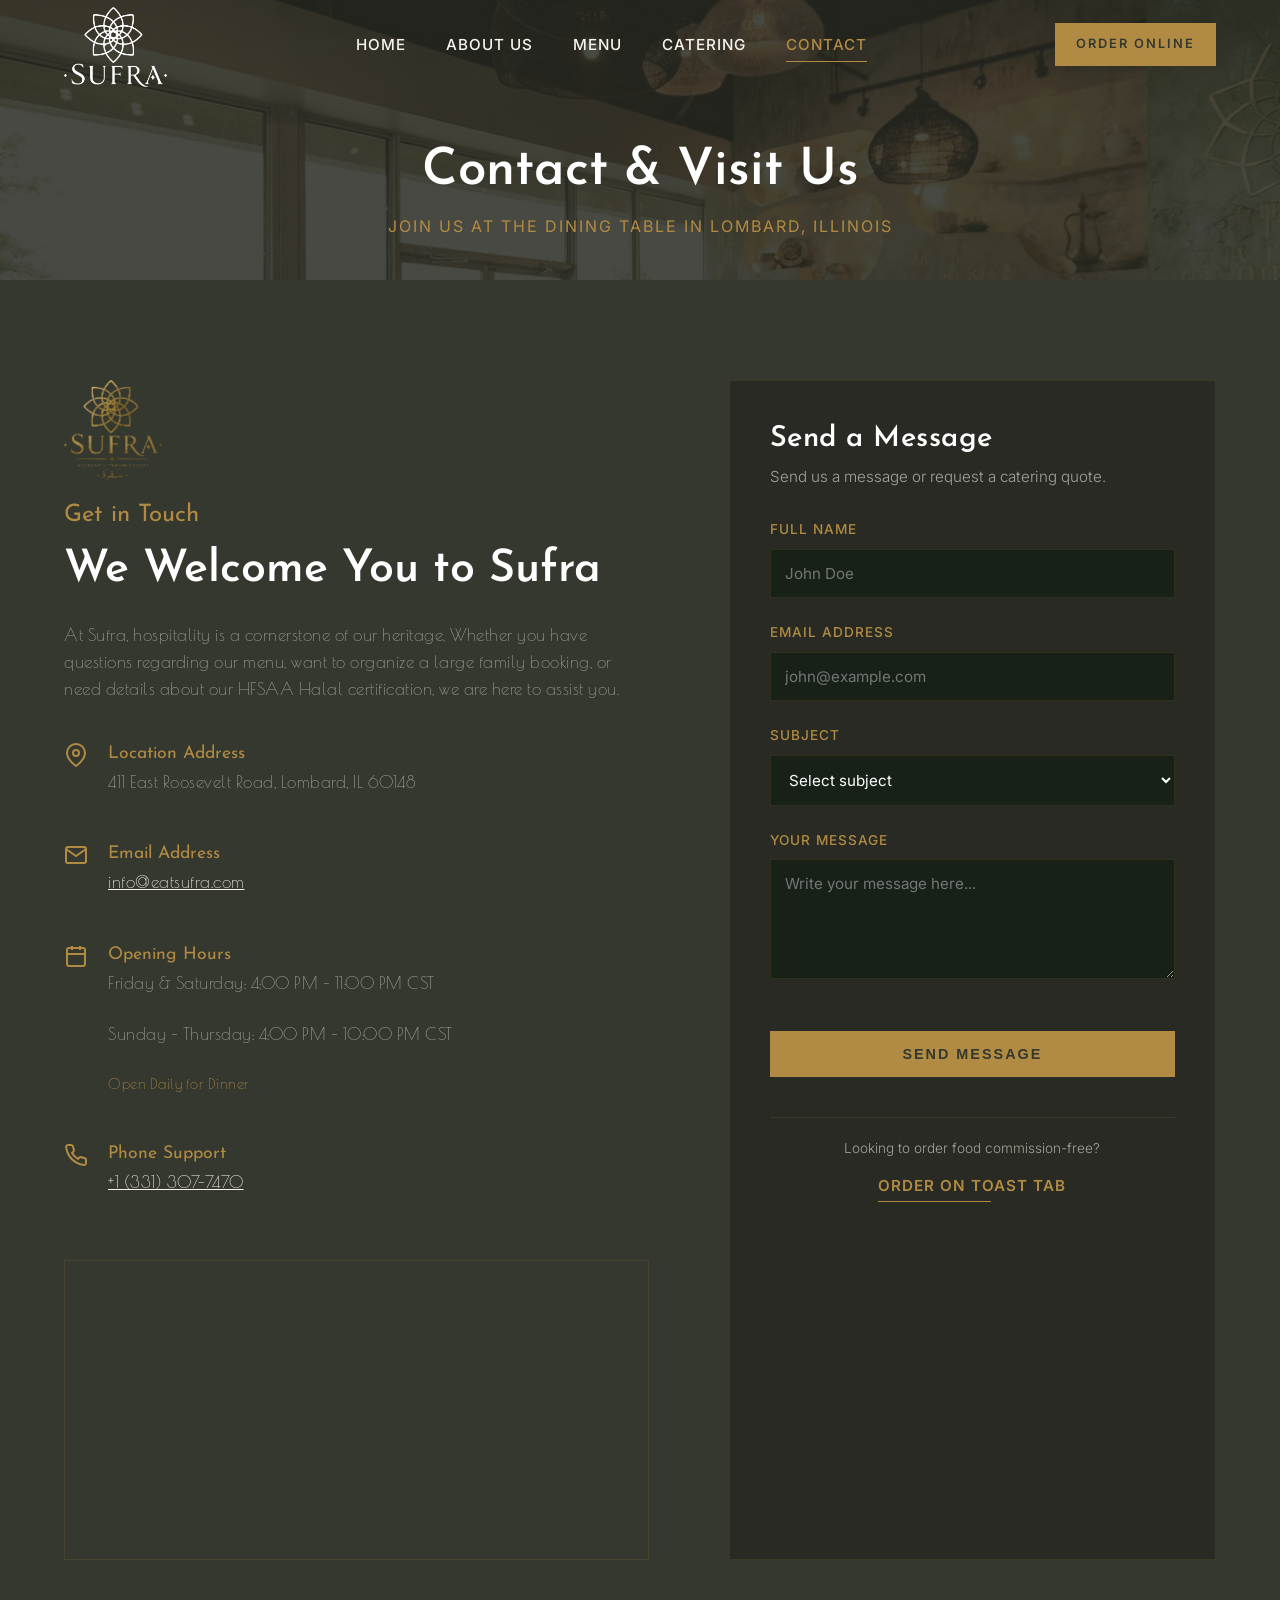
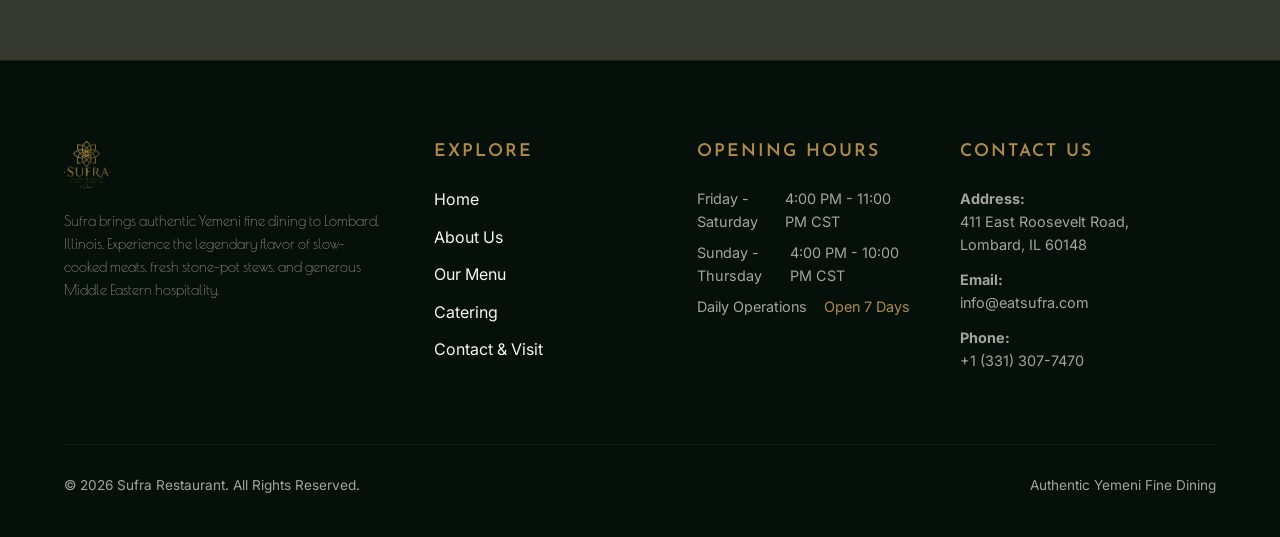
<file: contact.html>
<!DOCTYPE html>
<html lang="en">
<head>
    <meta charset="UTF-8">
    <meta name="viewport" content="width=device-width, initial-scale=1.0">
    <title>Contact Us & Opening Hours | Sufra Yemeni Restaurant Lombard IL</title>
    <meta name="description" content="Visit Sufra Yemeni Cuisine in Lombard, IL. View our dinner timings, location address, email info@eatsufra.com, and send us inquiries directly here.">
    <link rel="stylesheet" href="css/style.css">
</head>
<body>

    <!-- Header & Navigation -->
    <header>
        <div class="container header-container">
            <a href="index.html" class="logo" id="header-logo-link">
                <img src="assets/logo_white.png" alt="Sufra Logo">
            </a>
            
            <nav>
                <ul class="nav-menu">
                    <li><a href="index.html" class="nav-link" id="nav-home">Home</a></li>
                    <li><a href="about.html" class="nav-link" id="nav-about">About Us</a></li>
                    <li><a href="menu.html" class="nav-link" id="nav-menu">Menu</a></li>
                    <li><a href="catering.html" class="nav-link" id="nav-catering">Catering</a></li>
                    <li><a href="contact.html" class="nav-link active" id="nav-contact">Contact</a></li>
                </ul>
            </nav>
            
            <div class="nav-actions">
                <a href="https://order.toasttab.com/online/sufra-411-east-roosevelt-road" target="_blank" class="btn btn-primary" style="padding: 10px 20px; font-size: 0.8rem;" id="nav-cta-order">Order Online</a>
                <button class="mobile-nav-toggle" aria-label="Toggle Navigation" id="mobile-toggle-btn">
                    <span></span>
                    <span></span>
                    <span></span>
                </button>
            </div>
        </div>
    </header>

    <!-- Subpage Hero Section -->
    <section class="signature-section" style="padding: 100px 0 60px 0; background-image: url('assets/interior/sufra_int_13.jpg'); height: 280px; min-height: 280px;">
        <div class="signature-overlay" style="background-color: rgba(40, 42, 35, 0.85);"></div>
        <div class="container" style="position: relative; z-index: 2; text-align: center; padding-top: 40px;">
            <h1 style="font-size: 3.2rem; color: var(--white); margin-bottom: 10px;">Contact & Visit Us</h1>
            <p style="color: var(--accent-gold); font-size: 1rem; letter-spacing: 2px; text-transform: uppercase;">Join Us at the Dining Table in Lombard, Illinois</p>
        </div>
    </section>

    <!-- Contact & Visit Section -->
    <section class="section-padding fade-in-section" id="contact-detail-section" style="background-color: var(--dark-green-1);">
        <div class="container">
            <div class="contact-section-grid">
                
                <!-- Contact info details -->
                <div class="welcome-text scroll-reveal">
                    <img loading="lazy" src="assets/logo_gold.png" alt="Sufra Authentic Yemeni Cuisine" style="height: 100px; width: auto; margin-bottom: 20px;">
                    <h3>Get in Touch</h3>
                    <h2>We Welcome You to Sufra</h2>
                    <p>At Sufra, hospitality is a cornerstone of our heritage. Whether you have questions regarding our menu, want to organize a large family booking, or need details about our HFSAA Halal certification, we are here to assist you.</p>
                    
                    <ul class="contact-info-list" style="margin-top: 40px;">
                        <li class="contact-info-item">
                            <div class="contact-info-icon">
                                <svg viewBox="0 0 24 24" fill="none" stroke="currentColor" stroke-width="2" style="width: 24px; height: 24px;"><path d="M21 10c0 7-9 13-9 13s-9-6-9-13a9 9 0 0 1 18 0z"/><circle cx="12" cy="10" r="3"/></svg>
                            </div>
                            <div class="contact-info-text">
                                <h3>Location Address</h3>
                                <p>411 East Roosevelt Road, Lombard, IL 60148</p>
                            </div>
                        </li>
                        <li class="contact-info-item">
                            <div class="contact-info-icon">
                                <svg viewBox="0 0 24 24" fill="none" stroke="currentColor" stroke-width="2" style="width: 24px; height: 24px;"><path d="M4 4h16c1.1 0 2 .9 2 2v12c0 1.1-.9 2-2 2H4c-1.1 0-2-.9-2-2V6c0-1.1.9-2 2-2z"/><polyline points="22,6 12,13 2,6"/></svg>
                            </div>
                            <div class="contact-info-text">
                                <h3>Email Address</h3>
                                <p><a href="mailto:info@eatsufra.com" style="color: var(--text-light); text-decoration: underline;">info@eatsufra.com</a></p>
                            </div>
                        </li>
                        <li class="contact-info-item">
                            <div class="contact-info-icon">
                                <svg viewBox="0 0 24 24" fill="none" stroke="currentColor" stroke-width="2" style="width: 24px; height: 24px;"><rect x="3" y="4" width="18" height="18" rx="2" ry="2"/><line x1="16" y1="2" x2="16" y2="6"/><line x1="8" y1="2" x2="8" y2="6"/><line x1="3" y1="10" x2="21" y2="10"/></svg>
                            </div>
                            <div class="contact-info-text">
                                <h3>Opening Hours</h3>
                                <p>Friday & Saturday: 4:00 PM – 11:00 PM CST</p>
                                <p>Sunday – Thursday: 4:00 PM – 10:00 PM CST</p>
                                <p style="color: var(--accent-gold); font-size: 0.9rem;">Open Daily for Dinner</p>
                            </div>
                        </li>
                        <li class="contact-info-item">
                            <div class="contact-info-icon">
                                <svg viewBox="0 0 24 24" fill="none" stroke="currentColor" stroke-width="2" style="width: 24px; height: 24px;"><path d="M22 16.92v3a2 2 0 0 1-2.18 2 19.79 19.79 0 0 1-8.63-3.07 19.5 19.5 0 0 1-6-6 19.79 19.79 0 0 1-3.07-8.67A2 2 0 0 1 4.11 2h3a2 2 0 0 1 2 1.72 12.84 12.84 0 0 0 .7 2.81 2 2 0 0 1-.45 2.11L8.09 9.91a16 16 0 0 0 6 6l1.27-1.27a2 2 0 0 1 2.11-.45 12.84 12.84 0 0 0 2.81.7A2 2 0 0 1 22 16.92z"/></svg>
                            </div>
                            <div class="contact-info-text">
                                <h3>Phone Support</h3>
                                <p><a href="tel:+13313077470" style="color: var(--text-light); text-decoration: underline;">+1 (331) 307-7470</a></p>
                            </div>
                        </li>
                    </ul>
                    
                    <!-- Google Maps Iframe styled with dark invert -->
                    <div class="map-container" id="contact-map">
                        <iframe 
                            src="https://maps.google.com/maps?q=Sufra+Authentic+Yemeni+Cuisine+Lombard+IL&amp;t=&amp;z=16&amp;ie=UTF8&amp;iwloc=&amp;output=embed" 
                            allowfullscreen="" 
                            loading="lazy" 
                            referrerpolicy="no-referrer-when-downgrade">
                        </iframe>
                    </div>
                </div>
                
                <!-- Contact Form -->
                <div class="feature-card" style="padding: 40px; background-color: var(--dark-green-2);">
                    <h3 style="font-size: 1.8rem; margin-bottom: 8px;">Send a Message</h3>
                    <p style="color: var(--text-muted); font-size: 0.95rem; margin-bottom: 30px; font-weight: 300;">Send us a message or request a catering quote.</p>
                    
                    <form id="contact-form">
                        <div class="form-group">
                            <label for="con-name">Full Name</label>
                            <input type="text" id="con-name" name="name" required placeholder="John Doe">
                        </div>
                        <div class="form-group">
                            <label for="con-email">Email Address</label>
                            <input type="email" id="con-email" name="email" required placeholder="john@example.com">
                        </div>
                        <div class="form-group">
                            <label for="con-subject">Subject</label>
                            <select id="con-subject" name="Inquiry Subject" required>
                                <option value="" disabled selected>Select subject</option>
                                <option value="General Inquiry">General Dining Inquiry</option>
                                <option value="Group Dining Inquiry">Group Dining Inquiry</option>
                                <option value="Dietary & Allergy Questions">Dietary & Allergy Questions</option>
                                <option value="Feedback & Review">Guest Feedback</option>
                                <option value="Other">Other</option>
                            </select>
                        </div>
                        <div class="form-group">
                            <label for="con-message">Your Message</label>
                            <textarea id="con-message" name="message" required placeholder="Write your message here..."></textarea>
                        </div>
                        
                        <button type="submit" class="btn btn-primary" style="width: 100%; margin-top: 20px;" id="contact-submit-btn">Send Message</button>
                    </form>
                    
                    <div style="margin-top: 40px; border-top: 1px solid var(--border-color); padding-top: 20px; text-align: center;">
                        <p style="font-size: 0.85rem; color: var(--text-muted); font-weight: 300;">Looking to order food commission-free?</p>
                        <a href="https://order.toasttab.com/online/sufra-411-east-roosevelt-road" target="_blank" class="btn-text" style="margin-top: 10px; display: inline-flex;" id="contact-toast-order-link">Order on Toast Tab</a>
                    </div>
                </div>
                
            </div>
        </div>
    </section>

    <!-- Footer -->
    <footer>
        <div class="container">
            <div class="footer-grid">
                <div class="footer-col footer-about">
                    <img loading="lazy" src="assets/logo_gold.png" alt="Sufra Logo">
                    <p style="margin-top: 15px;">Sufra brings authentic Yemeni fine dining to Lombard, Illinois. Experience the legendary flavor of slow-cooked meats, fresh stone-pot stews, and generous Middle Eastern hospitality.</p>
                </div>
                
                <div class="footer-col">
                    <h3>Explore</h3>
                    <ul class="footer-links">
                        <li><a href="index.html" id="foot-link-home">Home</a></li>
                        <li><a href="about.html" id="foot-link-about">About Us</a></li>
                        <li><a href="menu.html" id="foot-link-menu">Our Menu</a></li>
                        <li><a href="catering.html" id="foot-link-catering">Catering</a></li>
                        <li><a href="contact.html" id="foot-link-contact">Contact & Visit</a></li>
                    </ul>
                </div>
                
                <div class="footer-col">
                    <h3>Opening Hours</h3>
                    <ul class="footer-hours-list">
                        <li><span>Friday - Saturday</span> <span>4:00 PM - 11:00 PM CST</span></li>
                        <li><span>Sunday - Thursday</span> <span>4:00 PM - 10:00 PM CST</span></li>
                        <li><span>Daily Operations</span> <span style="color: var(--accent-gold);">Open 7 Days</span></li>
                    </ul>
                </div>
                
                <div class="footer-col footer-contact">
                    <h3>Contact Us</h3>
                    <p><strong>Address:</strong><br>411 East Roosevelt Road,<br>Lombard, IL 60148</p>
                    <p style="margin-top: 10px;"><strong>Email:</strong><br><a href="mailto:info@eatsufra.com" id="foot-email-link">info@eatsufra.com</a></p>
                    <p style="margin-top: 10px;"><strong>Phone:</strong><br><a href="tel:+13313077470" id="foot-phone-link">+1 (331) 307-7470</a></p>
                </div>
            </div>
            
            <div class="footer-bottom">
                <p>&copy; 2026 Sufra Restaurant. All Rights Reserved.</p>
                <p>Authentic Yemeni Fine Dining</p>
            </div>
        </div>
    </footer>

    <!-- Interactive Success Modal -->
    <div class="modal-overlay" id="success-modal">
        <div class="modal-content">
            <div class="modal-success-icon">
                <svg viewBox="0 0 24 24" fill="none" stroke="currentColor" stroke-width="2" style="width: 35px; height: 35px;"><path d="M22 11.08V12a10 10 0 1 1-5.93-9.14"/><polyline points="22 4 12 14.01 9 11.01"/></svg>
            </div>
            <h3 id="modal-title">Success</h3>
            <p id="modal-message">Your request has been successfully submitted.</p>
            <button class="btn btn-primary" id="modal-close-btn" style="padding: 10px 24px; font-size: 0.85rem;">Close</button>
        </div>
    </div>

    <!-- Main JavaScript -->
    <script src="js/main.js"></script>
</body>
</html>
</file>
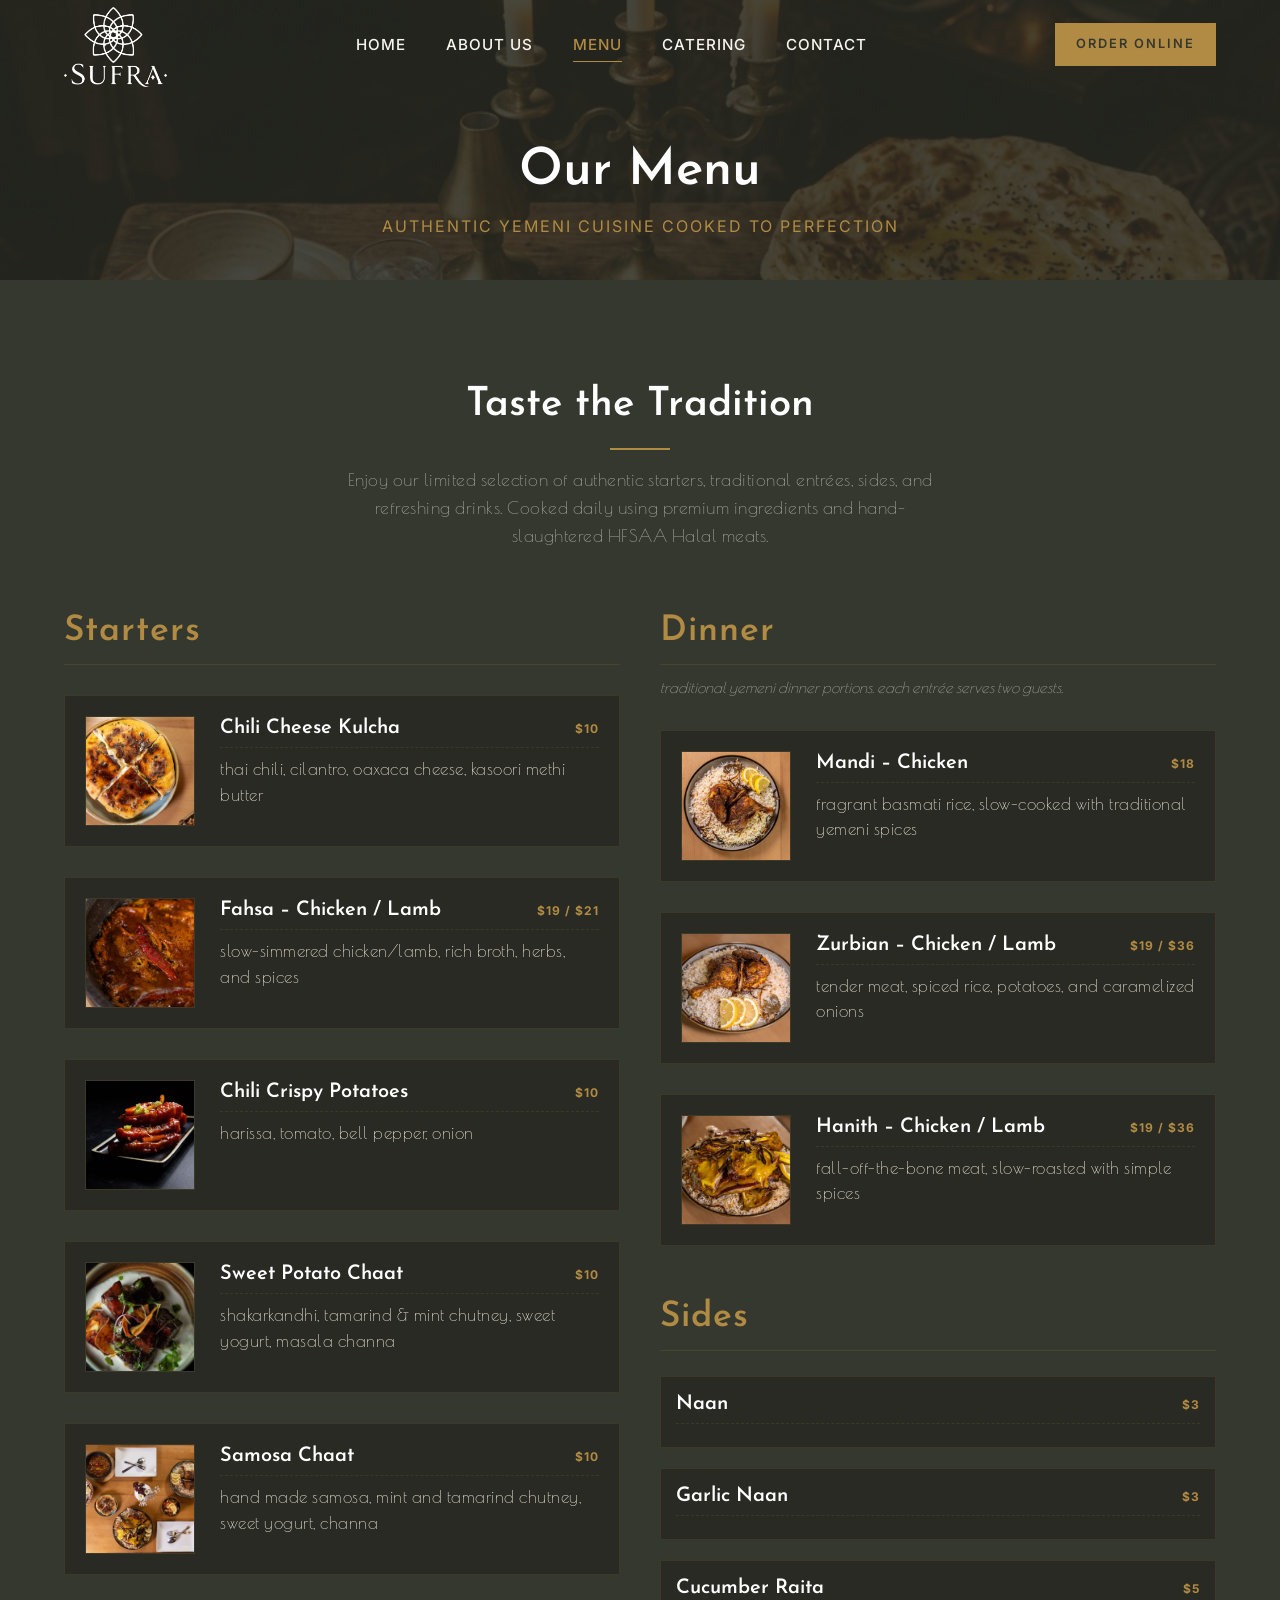
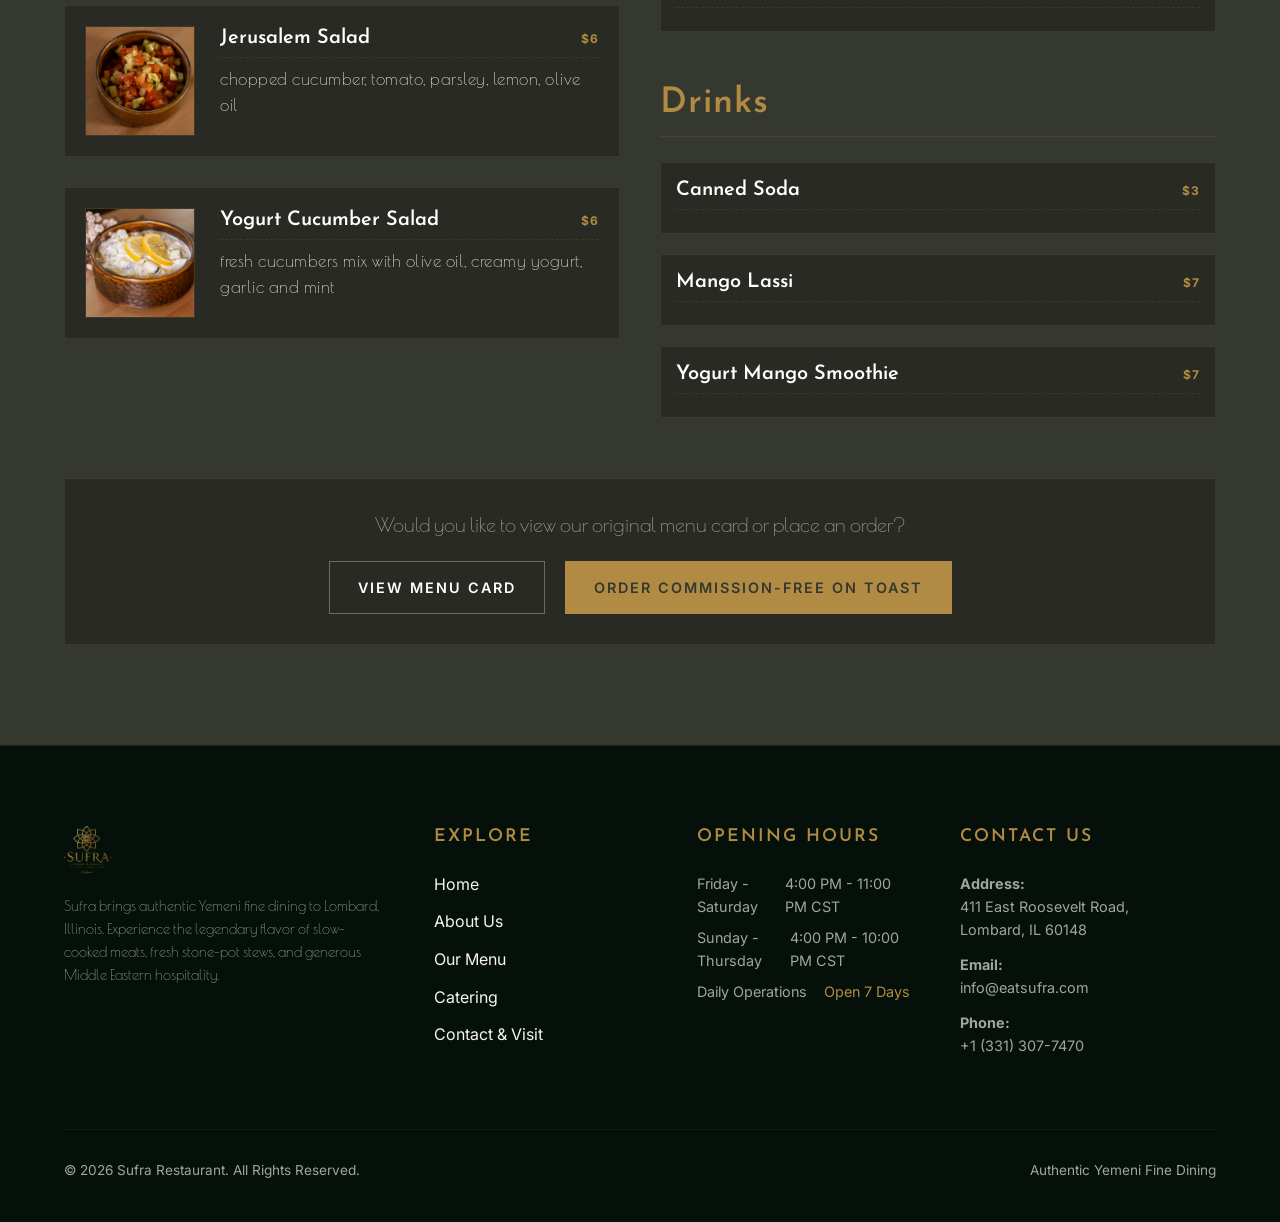
<file: menu.html>
<!DOCTYPE html>
<html lang="en">
<head>
    <meta charset="UTF-8">
    <meta name="viewport" content="width=device-width, initial-scale=1.0">
    <title>Our Menu | Sufra Authentic Yemeni Cuisine Lombard IL</title>
    <meta name="description" content="Explore the official dining menu for Sufra in Lombard, IL. Serving authentic starters, slow-roasted Mandi, tender Lamb Hanith, and clay-pot Fahsa near Chicago.">
    <link rel="stylesheet" href="css/style.css">
</head>
<body>

    <!-- Header & Navigation -->
    <header>
        <div class="container header-container">
            <a href="index.html" class="logo" id="header-logo-link">
                <img src="assets/logo_white.png" alt="Sufra Logo">
            </a>
            
            <nav>
                <ul class="nav-menu">
                    <li><a href="index.html" class="nav-link" id="nav-home">Home</a></li>
                    <li><a href="about.html" class="nav-link" id="nav-about">About Us</a></li>
                    <li><a href="menu.html" class="nav-link active" id="nav-menu">Menu</a></li>
                    <li><a href="catering.html" class="nav-link" id="nav-catering">Catering</a></li>
                    <li><a href="contact.html" class="nav-link" id="nav-contact">Contact</a></li>
                </ul>
            </nav>
            
            <div class="nav-actions">
                <a href="https://order.toasttab.com/online/sufra-411-east-roosevelt-road" target="_blank" class="btn btn-primary" style="padding: 10px 20px; font-size: 0.8rem;" id="nav-cta-order">Order Online</a>
                <button class="mobile-nav-toggle" aria-label="Toggle Navigation" id="mobile-toggle-btn">
                    <span></span>
                    <span></span>
                    <span></span>
                </button>
            </div>
        </div>
    </header>

    <!-- Subpage Hero Section -->
    <section class="signature-section" style="padding: 100px 0 60px 0; background-image: url('assets/hero_bg.png'); height: 280px; min-height: 280px;">
        <div class="signature-overlay" style="background-color: rgba(40, 42, 35, 0.85);"></div>
        <div class="container" style="position: relative; z-index: 2; text-align: center; padding-top: 40px;">
            <h1 style="font-size: 3.2rem; color: var(--white); margin-bottom: 10px;">Our Menu</h1>
            <p style="color: var(--accent-gold); font-size: 1rem; letter-spacing: 2px; text-transform: uppercase;">Authentic Yemeni Cuisine cooked to perfection</p>
        </div>
    </section>

    <!-- Menu Section -->
    <section class="section-padding" style="background-color: var(--dark-green-1);">
        <div class="container">
            <div class="section-header" style="margin-bottom: 60px;">
                <h2>Taste the Tradition</h2>
                <p>Enjoy our limited selection of authentic starters, traditional entrées, sides, and refreshing drinks. Cooked daily using premium ingredients and hand-slaughtered HFSAA Halal meats.</p>
            </div>
            
            <div class="menu-items-grid">
                
                <!-- Left Column: Starters -->
                <div class="menu-column">
                    <h2 style="font-size: 2.2rem; color: var(--accent-gold); margin-bottom: 30px; border-bottom: 1px solid var(--border-color); padding-bottom: 10px; font-family: var(--font-headings); letter-spacing: 1px;">Starters</h2>
                    
                    <div style="display: flex; flex-direction: column; gap: 30px;">
                        
                        <!-- Starter 1 -->
                        <div class="menu-item scroll-reveal scroll-reveal-delay-2">
                            <div class="menu-item-img">
                                <img loading="lazy" src="assets/food/sufra_menu_32.jpg" alt="Chili Cheese Kulcha at Sufra Yemeni Restaurant Lombard">
                            </div>
                            <div class="menu-item-info">
                                <div class="menu-item-header">
                                    <h3 class="menu-item-title">Chili Cheese Kulcha</h3>
                                    <span class="menu-item-tag" style="color: var(--accent-gold); font-weight: bold;">$10</span>
                                </div>
                                <p class="menu-item-desc">thai chili, cilantro, oaxaca cheese, kasoori methi butter</p>
                            </div>
                        </div>

                        <!-- Starter 2 -->
                        <div class="menu-item scroll-reveal scroll-reveal-delay-1">
                            <div class="menu-item-img">
                                <img loading="lazy" src="assets/food/sufra_menu_1.jpg" alt="Traditional Fahsa at Sufra Restaurant Lombard IL">
                            </div>
                            <div class="menu-item-info">
                                <div class="menu-item-header">
                                    <h3 class="menu-item-title">Fahsa – Chicken / Lamb</h3>
                                    <span class="menu-item-tag" style="color: var(--accent-gold); font-weight: bold;">$19 / $21</span>
                                </div>
                                <p class="menu-item-desc">slow-simmered chicken/lamb, rich broth, herbs, and spices</p>
                            </div>
                        </div>

                        <!-- Starter 3 -->
                        <div class="menu-item scroll-reveal scroll-reveal-delay-2">
                            <div class="menu-item-img">
                                <img loading="lazy" src="assets/food/ccp.jpg" alt="Chili Crispy Potatoes starter at Sufra">
                            </div>
                            <div class="menu-item-info">
                                <div class="menu-item-header">
                                    <h3 class="menu-item-title">Chili Crispy Potatoes</h3>
                                    <span class="menu-item-tag" style="color: var(--accent-gold); font-weight: bold;">$10</span>
                                </div>
                                <p class="menu-item-desc">harissa, tomato, bell pepper, onion</p>
                            </div>
                        </div>

                        <!-- Starter 4 -->
                        <div class="menu-item scroll-reveal scroll-reveal-delay-1">
                            <div class="menu-item-img">
                                <img loading="lazy" src="assets/food/sweet_popato_chaat.jpg" alt="Sweet Potato Chaat at Sufra Lombard IL">
                            </div>
                            <div class="menu-item-info">
                                <div class="menu-item-header">
                                    <h3 class="menu-item-title">Sweet Potato Chaat</h3>
                                    <span class="menu-item-tag" style="color: var(--accent-gold); font-weight: bold;">$10</span>
                                </div>
                                <p class="menu-item-desc">shakarkandhi, tamarind & mint chutney, sweet yogurt, masala channa</p>
                            </div>
                        </div>

                        <!-- Starter 5 -->
                        <div class="menu-item scroll-reveal scroll-reveal-delay-2">
                            <div class="menu-item-img">
                                <img loading="lazy" src="assets/food/sufra_menu_30.jpg" alt="Samosa Chaat at Sufra Restaurant">
                            </div>
                            <div class="menu-item-info">
                                <div class="menu-item-header">
                                    <h3 class="menu-item-title">Samosa Chaat</h3>
                                    <span class="menu-item-tag" style="color: var(--accent-gold); font-weight: bold;">$10</span>
                                </div>
                                <p class="menu-item-desc">hand made samosa, mint and tamarind chutney, sweet yogurt, channa</p>
                            </div>
                        </div>

                        <!-- Starter 6 -->
                        <div class="menu-item scroll-reveal scroll-reveal-delay-1">
                            <div class="menu-item-img">
                                <img loading="lazy" src="assets/food/sufra_menu_15.jpg" alt="Jerusalem Salad at Sufra">
                            </div>
                            <div class="menu-item-info">
                                <div class="menu-item-header">
                                    <h3 class="menu-item-title">Jerusalem Salad</h3>
                                    <span class="menu-item-tag" style="color: var(--accent-gold); font-weight: bold;">$6</span>
                                </div>
                                <p class="menu-item-desc">chopped cucumber, tomato, parsley, lemon, olive oil</p>
                            </div>
                        </div>

                        <!-- Starter 7 -->
                        <div class="menu-item scroll-reveal scroll-reveal-delay-2">
                            <div class="menu-item-img">
                                <img loading="lazy" src="assets/food/sufra_menu_19.jpg" alt="Yogurt Cucumber Salad at Sufra Lombard IL">
                            </div>
                            <div class="menu-item-info">
                                <div class="menu-item-header">
                                    <h3 class="menu-item-title">Yogurt Cucumber Salad</h3>
                                    <span class="menu-item-tag" style="color: var(--accent-gold); font-weight: bold;">$6</span>
                                </div>
                                <p class="menu-item-desc">fresh cucumbers mix with olive oil, creamy yogurt, garlic and mint</p>
                            </div>
                        </div>

                    </div>
                </div>

                <!-- Right Column: Dinner, Sides, Drinks -->
                <div class="menu-column">
                    
                    <!-- Dinner Section -->
                    <div style="margin-bottom: 50px;">
                        <h2 style="font-size: 2.2rem; color: var(--accent-gold); margin-bottom: 10px; border-bottom: 1px solid var(--border-color); padding-bottom: 10px; font-family: var(--font-headings); letter-spacing: 1px;">Dinner</h2>
                        <p style="font-size: 0.95rem; color: var(--text-muted); font-style: italic; margin-bottom: 30px; font-family: var(--font-description);">traditional yemeni dinner portions. each entrée serves two guests.</p>
                        
                        <div style="display: flex; flex-direction: column; gap: 30px;">
                            
                            <!-- Dinner 1 -->
                            <div class="menu-item scroll-reveal scroll-reveal-delay-1">
                                <div class="menu-item-img">
                                    <img loading="lazy" src="assets/food/sufra_menu_6.jpg" alt="Chicken Mandi dinner entrée at Sufra">
                                </div>
                                <div class="menu-item-info">
                                    <div class="menu-item-header">
                                        <h3 class="menu-item-title">Mandi – Chicken</h3>
                                        <span class="menu-item-tag" style="color: var(--accent-gold); font-weight: bold;">$18</span>
                                    </div>
                                    <p class="menu-item-desc">fragrant basmati rice, slow-cooked with traditional yemeni spices</p>
                                </div>
                            </div>

                            <!-- Dinner 2 -->
                            <div class="menu-item scroll-reveal scroll-reveal-delay-2">
                                <div class="menu-item-img">
                                    <img loading="lazy" src="assets/food/sufra_menu_10.jpg" alt="Zurbian Chicken Lamb at Sufra Yemeni Cuisine">
                                </div>
                                <div class="menu-item-info">
                                    <div class="menu-item-header">
                                        <h3 class="menu-item-title">Zurbian – Chicken / Lamb</h3>
                                        <span class="menu-item-tag" style="color: var(--accent-gold); font-weight: bold;">$19 / $36</span>
                                    </div>
                                    <p class="menu-item-desc">tender meat, spiced rice, potatoes, and caramelized onions</p>
                                </div>
                            </div>

                            <!-- Dinner 3 -->
                            <div class="menu-item scroll-reveal scroll-reveal-delay-1">
                                <div class="menu-item-img">
                                    <img loading="lazy" src="assets/food/sufra_menu_11.jpg" alt="Hanith Chicken Lamb at Sufra Lombard IL">
                                </div>
                                <div class="menu-item-info">
                                    <div class="menu-item-header">
                                        <h3 class="menu-item-title">Hanith – Chicken / Lamb</h3>
                                        <span class="menu-item-tag" style="color: var(--accent-gold); font-weight: bold;">$19 / $36</span>
                                    </div>
                                    <p class="menu-item-desc">fall-off-the-bone meat, slow-roasted with simple spices</p>
                                </div>
                            </div>

                        </div>
                    </div>

                    <!-- Sides Section -->
                    <div style="margin-bottom: 50px;">
                        <h2 style="font-size: 2.2rem; color: var(--accent-gold); margin-bottom: 25px; border-bottom: 1px solid var(--border-color); padding-bottom: 10px; font-family: var(--font-headings); letter-spacing: 1px;">Sides</h2>
                        
                        <div style="display: flex; flex-direction: column; gap: 20px;">
                            
                            <div class="menu-item" style="padding: 15px;">
                                <div class="menu-item-info">
                                    <div class="menu-item-header">
                                        <h3 class="menu-item-title">Naan</h3>
                                        <span class="menu-item-tag" style="color: var(--accent-gold); font-weight: bold;">$3</span>
                                    </div>
                                </div>
                            </div>

                            <div class="menu-item" style="padding: 15px;">
                                <div class="menu-item-info">
                                    <div class="menu-item-header">
                                        <h3 class="menu-item-title">Garlic Naan</h3>
                                        <span class="menu-item-tag" style="color: var(--accent-gold); font-weight: bold;">$3</span>
                                    </div>
                                </div>
                            </div>

                            <div class="menu-item" style="padding: 15px;">
                                <div class="menu-item-info">
                                    <div class="menu-item-header">
                                        <h3 class="menu-item-title">Cucumber Raita</h3>
                                        <span class="menu-item-tag" style="color: var(--accent-gold); font-weight: bold;">$5</span>
                                    </div>
                                </div>
                            </div>

                        </div>
                    </div>

                    <!-- Drinks Section -->
                    <div>
                        <h2 style="font-size: 2.2rem; color: var(--accent-gold); margin-bottom: 25px; border-bottom: 1px solid var(--border-color); padding-bottom: 10px; font-family: var(--font-headings); letter-spacing: 1px;">Drinks</h2>
                        
                        <div style="display: flex; flex-direction: column; gap: 20px;">
                            
                            <div class="menu-item" style="padding: 15px;">
                                <div class="menu-item-info">
                                    <div class="menu-item-header">
                                        <h3 class="menu-item-title">Canned Soda</h3>
                                        <span class="menu-item-tag" style="color: var(--accent-gold); font-weight: bold;">$3</span>
                                    </div>
                                </div>
                            </div>

                            <div class="menu-item" style="padding: 15px;">
                                <div class="menu-item-info">
                                    <div class="menu-item-header">
                                        <h3 class="menu-item-title">Mango Lassi</h3>
                                        <span class="menu-item-tag" style="color: var(--accent-gold); font-weight: bold;">$7</span>
                                    </div>
                                </div>
                            </div>

                            <div class="menu-item" style="padding: 15px;">
                                <div class="menu-item-info">
                                    <div class="menu-item-header">
                                        <h3 class="menu-item-title">Yogurt Mango Smoothie</h3>
                                        <span class="menu-item-tag" style="color: var(--accent-gold); font-weight: bold;">$7</span>
                                    </div>
                                </div>
                            </div>

                        </div>
                    </div>

                </div>

            </div>
            
            <div class="text-center" style="margin-top: 60px; padding: 30px; background-color: var(--dark-green-2); border: 1px solid var(--border-color);">
                <p style="color: var(--text-muted); margin-bottom: 20px; font-family: var(--font-description); font-size: 1.25rem;">Would you like to view our original menu card or place an order?</p>
                <div style="display: flex; justify-content: center; gap: 20px; flex-wrap: wrap;">
                    <a href="assets/menu_card.jpg" target="_blank" class="btn btn-secondary" id="view-menu-card-btn">View Menu Card</a>
                    <a href="https://order.toasttab.com/online/sufra-411-east-roosevelt-road" target="_blank" class="btn btn-primary" id="menu-order-now-btn">Order Commission-Free on Toast</a>
                </div>
            </div>
        </div>
    </section>

    <!-- Footer -->
    <footer>
        <div class="container">
            <div class="footer-grid">
                <div class="footer-col footer-about">
                    <img loading="lazy" src="assets/logo_gold.png" alt="Sufra Logo">
                    <p style="margin-top: 15px;">Sufra brings authentic Yemeni fine dining to Lombard, Illinois. Experience the legendary flavor of slow-cooked meats, fresh stone-pot stews, and generous Middle Eastern hospitality.</p>
                </div>
                
                <div class="footer-col">
                    <h3>Explore</h3>
                    <ul class="footer-links">
                        <li><a href="index.html" id="foot-link-home">Home</a></li>
                        <li><a href="about.html" id="foot-link-about">About Us</a></li>
                        <li><a href="menu.html" id="foot-link-menu">Our Menu</a></li>
                        <li><a href="catering.html" id="foot-link-catering">Catering</a></li>
                        <li><a href="contact.html" id="foot-link-contact">Contact & Visit</a></li>
                    </ul>
                </div>
                
                <div class="footer-col">
                    <h3>Opening Hours</h3>
                    <ul class="footer-hours-list">
                        <li><span>Friday - Saturday</span> <span>4:00 PM - 11:00 PM CST</span></li>
                        <li><span>Sunday - Thursday</span> <span>4:00 PM - 10:00 PM CST</span></li>
                        <li><span>Daily Operations</span> <span style="color: var(--accent-gold);">Open 7 Days</span></li>
                    </ul>
                </div>
                
                <div class="footer-col footer-contact">
                    <h3>Contact Us</h3>
                    <p><strong>Address:</strong><br>411 East Roosevelt Road,<br>Lombard, IL 60148</p>
                    <p style="margin-top: 10px;"><strong>Email:</strong><br><a href="mailto:info@eatsufra.com" id="foot-email-link">info@eatsufra.com</a></p>
                    <p style="margin-top: 10px;"><strong>Phone:</strong><br><a href="tel:+13313077470" id="foot-phone-link">+1 (331) 307-7470</a></p>
                </div>
            </div>
            
            <div class="footer-bottom">
                <p>&copy; 2026 Sufra Restaurant. All Rights Reserved.</p>
                <p>Authentic Yemeni Fine Dining</p>
            </div>
        </div>
    </footer>

    <!-- Main JavaScript -->
    <script src="js/main.js"></script>
</body>
</html>
</file>
<file: css/style.css>
/* 
   Sufra Authentic Yemeni Cuisine - Brand Design System
   Global Style Sheet
*/

@import url('https://fonts.googleapis.com/css2?family=Inter:wght@300;400;500;600;700&family=Josefin+Sans:wght@300;400;500;600;700&family=Poiret+One&display=swap');

:root {
    /* Color System */
    --primary-green: #56673A;     /* Olive Green */
    --primary-green-rgb: 86, 103, 58;
    --dark-green-1: #35382F;      /* Dark Olive Background */
    --dark-green-2: #282a23;      /* Slightly darker olive card bg */
    --dark-green-3: #43473b;      /* Interactive highlights */
    --accent-gold: #B18B43;       /* Primary Gold */
    --accent-gold-rgb: 177, 139, 67;
    --accent-gold-hover: #9D7834;
    --dark-charcoal: #1d1f1a;     /* Darker Olive/Charcoal */
    --dark-gray: #181916;
    --light-cream: #F8F5EF;       /* Warm Ivory */
    --light-sand: #ECE5D6;        /* Light Sand */
    --white: #ffffff;
    --text-light: #F8F5EF;
    --text-muted: #A2A59C;        /* Muted Gray Green */
    --border-color: rgba(177, 139, 67, 0.15);
    --border-hover: rgba(177, 139, 67, 0.4);
    
    /* Layout & Spacing */
    --container-width: 1200px;
    --header-height: 90px;
    
    /* Typography */
    --font-headings: 'Josefin Sans', sans-serif;
    --font-body: 'Inter', system-ui, -apple-system, sans-serif;
    --font-description: 'Poiret One', 'Inter', sans-serif;
    
    /* Transitions & Shadow */
    --transition-smooth: all 0.4s cubic-bezier(0.25, 1, 0.5, 1);
    --transition-fast: all 0.2s ease-out;
    --box-shadow-premium: 0 15px 35px rgba(0, 0, 0, 0.4);
    --glass-background: rgba(40, 42, 35, 0.8);
    --glass-border: rgba(177, 139, 67, 0.1);
}

/* 1. Base Reset & Defaults */
*, *::before, *::after {
    box-sizing: border-box;
    margin: 0;
    padding: 0;
}

html {
    scroll-behavior: smooth;
    font-size: 16px;
    background-color: var(--dark-green-1);
    color: var(--text-light);
    font-family: var(--font-body);
    -webkit-font-smoothing: antialiased;
}

body {
    overflow-x: hidden;
    line-height: 1.6;
    background-color: var(--dark-green-1);
}

/* Scrollbar Styling */
::-webkit-scrollbar {
    width: 8px;
}
::-webkit-scrollbar-track {
    background: var(--dark-green-1);
}
::-webkit-scrollbar-thumb {
    background: var(--accent-gold);
    border-radius: 4px;
}
::-webkit-scrollbar-thumb:hover {
    background: var(--accent-gold-hover);
}

/* Typography Rules */
h1, h2, h3, h4, h5, h6 {
    font-family: var(--font-headings);
    font-weight: 600;
    color: var(--white);
    line-height: 1.25;
}

a {
    color: inherit;
    text-decoration: none;
    transition: var(--transition-fast);
}

img {
    max-width: 100%;
    height: auto;
    display: block;
}

/* 2. Layout Structure */
.container {
    width: 100%;
    max-width: var(--container-width);
    margin: 0 auto;
    padding: 0 24px;
}

.section-padding {
    padding: 100px 0;
}

.text-center { text-align: center; }

/* Section Title Accent */
.section-header {
    text-align: center;
    margin-bottom: 60px;
}

.section-header h2 {
    font-size: 2.5rem;
    margin-bottom: 16px;
    position: relative;
    display: inline-block;
    padding-bottom: 20px;
}

.section-header h2::after {
    content: '';
    position: absolute;
    bottom: 0;
    left: 50%;
    transform: translateX(-50%);
    width: 60px;
    height: 2px;
    background-color: var(--accent-gold);
}

.section-header p {
    font-family: var(--font-description);
    font-size: 1.3rem;
    font-weight: 400;
    letter-spacing: 0.5px;
    color: var(--text-muted);
    font-size: 1.1rem;
    max-width: 600px;
    margin: 0 auto;
    font-weight: 300;
}

/* 3. Header & Navigation */
header {
    position: fixed;
    top: 0;
    left: 0;
    width: 100%;
    height: var(--header-height);
    background-color: transparent;
    z-index: 1000;
    transition: var(--transition-smooth);
    border-bottom: 1px solid transparent;
}

header.scrolled {
    background-color: var(--glass-background);
    backdrop-filter: blur(15px);
    -webkit-backdrop-filter: blur(15px);
    height: 90px;      /* Keep header height uniform to support the larger logo */
    border-bottom: 1px solid var(--glass-border);
    box-shadow: 0 4px 30px rgba(0, 0, 0, 0.2);
}

.header-container {
    display: flex;
    justify-content: space-between;
    align-items: center;
    height: 100%;
}

.logo img {
    height: 80px;      /* Enlarged to make text and Arabic script recognizable */
    width: auto;
    transition: var(--transition-smooth);
    margin-top: 5px;   /* Center in the 90px navbar */
}

header.scrolled .logo img {
    height: 65px;      /* Enlarged scrolled state */
    margin-top: 0;
}

.nav-menu {
    display: flex;
    list-style: none;
    gap: 40px;
}

.nav-link {
    font-size: 0.95rem;
    font-weight: 500;
    letter-spacing: 1px;
    text-transform: uppercase;
    color: var(--text-light);
    position: relative;
    padding: 8px 0;
}

.nav-link::after {
    content: '';
    position: absolute;
    bottom: 0;
    left: 0;
    width: 0;
    height: 1px;
    background-color: var(--accent-gold);
    transition: var(--transition-smooth);
}

.nav-link:hover {
    color: var(--accent-gold);
}

.nav-link:hover::after,
.nav-link.active::after {
    width: 100%;
}

.nav-link.active {
    color: var(--accent-gold);
}

/* Navigation Action Buttons */
.nav-actions {
    display: flex;
    align-items: center;
    gap: 20px;
}

.mobile-nav-toggle {
    display: none;
    background: none;
    border: none;
    cursor: pointer;
    padding: 10px;
    z-index: 1100;
}

.mobile-nav-toggle span {
    display: block;
    width: 25px;
    height: 2px;
    background-color: var(--white);
    margin: 5px 0;
    transition: var(--transition-smooth);
}

/* 4. Premium Buttons */
.btn {
    display: inline-flex;
    align-items: center;
    justify-content: center;
    padding: 14px 28px;
    font-size: 0.9rem;
    font-weight: 600;
    text-transform: uppercase;
    letter-spacing: 2px;
    border-radius: 0;
    cursor: pointer;
    transition: var(--transition-smooth);
    position: relative;
    overflow: hidden;
}

.btn-primary {
    background-color: var(--accent-gold);
    color: var(--dark-green-1);
    border: 1px solid var(--accent-gold);
}

.btn-primary:hover {
    background-color: transparent;
    color: var(--accent-gold);
    box-shadow: 0 0 15px rgba(197, 168, 128, 0.4);
}

.btn-secondary {
    background-color: transparent;
    color: var(--white);
    border: 1px solid rgba(255, 255, 255, 0.3);
}

.btn-secondary:hover {
    border-color: var(--accent-gold);
    color: var(--accent-gold);
}

.btn-text {
    display: inline-flex;
    align-items: center;
    gap: 8px;
    color: var(--accent-gold);
    font-weight: 600;
    font-size: 0.95rem;
    letter-spacing: 1px;
    text-transform: uppercase;
    padding: 4px 0;
    position: relative;
}

.btn-text::after {
    content: '';
    position: absolute;
    bottom: 0;
    left: 0;
    width: 60%;
    height: 1px;
    background-color: var(--accent-gold);
    transition: var(--transition-smooth);
}

.btn-text:hover::after {
    width: 100%;
}

/* 5. Home Page - Hero Section */
.hero {
    height: 100vh;
    min-height: 700px;
    position: relative;
    display: flex;
    align-items: center;
    overflow: hidden;
    background-color: var(--dark-green-1);
}

.hero-overlay {
    position: absolute;
    top: 0;
    left: 0;
    width: 100%;
    height: 100%;
    background: linear-gradient(to right, rgba(6, 25, 14, 0.95) 30%, rgba(6, 25, 14, 0.4) 100%);
    z-index: 2;
}

.hero-bg {
    position: absolute;
    top: 0;
    left: 0;
    width: 100%;
    height: 100%;
    background-image: url('../assets/hero_bg.png');
    background-size: cover;
    background-position: center;
    z-index: 1;
    transform: scale(1.05);
    animation: zoomOut 20s infinite alternate;
}

@keyframes zoomOut {
    from { transform: scale(1.08); }
    to { transform: scale(1.0); }
}

.hero-content {
    position: relative;
    z-index: 3;
    max-width: 650px;
    padding-top: 60px;
}

.hero-tagline {
    font-size: 0.95rem;
    font-weight: 600;
    letter-spacing: 4px;
    text-transform: uppercase;
    color: var(--accent-gold);
    margin-bottom: 20px;
    display: inline-block;
}

.hero h1 {
    font-size: 4rem;
    margin-bottom: 24px;
    font-weight: 400;
    letter-spacing: -0.5px;
}

.hero h1 span {
    font-family: var(--font-headings);
    font-style: italic;
    color: var(--accent-gold);
}

.hero-desc {
    font-family: var(--font-description);
    font-size: 1.4rem;
    color: var(--light-sand);
    margin-bottom: 40px;
    font-weight: 400;
    line-height: 1.7;
}

.hero-btns {
    display: flex;
    gap: 20px;
}

/* 6. Welcome Section & Heritage */
.welcome-grid {
    display: grid;
    grid-template-columns: 1.2fr 1fr;
    gap: 80px;
    align-items: center;
}

.welcome-text h3 {
    font-size: 1.5rem;
    color: var(--accent-gold);
    font-weight: 400;
    margin-bottom: 12px;
}

.welcome-text h2 {
    font-size: 2.8rem;
    margin-bottom: 24px;
}

.welcome-text p {
    font-family: var(--font-description);
    font-size: 1.25rem;
    font-weight: 400;
    letter-spacing: 0.5px;
    color: var(--text-muted);
    margin-bottom: 24px;
    font-size: 1.05rem;
    font-weight: 300;
}

.welcome-images {
    position: relative;
}

.welcome-img-container {
    border: 1px solid var(--border-color);
    padding: 15px;
    background-color: var(--dark-green-2);
    box-shadow: var(--box-shadow-premium);
}

.welcome-img-container img {
    width: 100%;
    filter: brightness(0.9);
    transition: var(--transition-smooth);
}

.welcome-img-container:hover img {
    filter: brightness(1.0);
    transform: scale(1.02);
}

/* 7. Why Choose Sufra - Feature Cards */
.features-grid {
    display: grid;
    grid-template-columns: repeat(3, 1fr);
    gap: 30px;
}

.feature-card {
    background-color: var(--dark-green-2);
    border: 1px solid var(--border-color);
    padding: 50px 30px;
    transition: var(--transition-smooth);
    position: relative;
}

.feature-card::before {
    content: '';
    position: absolute;
    top: 0;
    left: 0;
    width: 100%;
    height: 3px;
    background-color: var(--accent-gold);
    transform: scaleX(0);
    transition: var(--transition-smooth);
    transform-origin: left;
}

.feature-card:hover {
    transform: translateY(-10px);
    border-color: var(--border-hover);
    box-shadow: var(--box-shadow-premium);
}

.feature-card:hover::before {
    transform: scaleX(1);
}

.feature-icon {
    width: 60px;
    height: 60px;
    margin-bottom: 30px;
    display: flex;
    align-items: center;
    justify-content: center;
    background: rgba(197, 168, 128, 0.08);
    border-radius: 50%;
    color: var(--accent-gold);
}

.feature-icon svg {
    width: 28px;
    height: 28px;
}

.feature-card h3 {
    font-size: 1.4rem;
    margin-bottom: 16px;
    letter-spacing: 0.5px;
}

.feature-card p {
    color: var(--text-muted);
    font-size: 0.95rem;
    font-weight: 300;
}

/* 8. Signature Experience Banner */
.signature-section {
    position: relative;
    padding: 140px 0;
    background-attachment: fixed;
    background-image: url('../assets/restaurant_interior.png');
    background-size: cover;
    background-position: center;
}

.signature-overlay {
    position: absolute;
    top: 0;
    left: 0;
    width: 100%;
    height: 100%;
    background-color: rgba(6, 25, 14, 0.9);
    z-index: 1;
}

.signature-content {
    position: relative;
    z-index: 2;
    max-width: 800px;
    margin: 0 auto;
    text-align: center;
}

.signature-content h3 {
    color: var(--accent-gold);
    font-size: 1.1rem;
    letter-spacing: 3px;
    text-transform: uppercase;
    margin-bottom: 20px;
}

.signature-content h2 {
    font-size: 3rem;
    margin-bottom: 24px;
}

.signature-content p {
    font-family: var(--font-description);
    font-size: 1.4rem;
    font-weight: 400;
    letter-spacing: 0.5px;
    color: var(--text-light);
    font-size: 1.2rem;
    font-weight: 300;
    line-height: 1.8;
    margin-bottom: 40px;
}

/* 9. Menu Page & Dish Section */
.menu-tabs {
    display: flex;
    flex-wrap: wrap;
    justify-content: center;
    gap: 15px;
    margin-bottom: 50px;
}

.menu-tab-btn {
    background: none;
    border: 1px solid var(--border-color);
    padding: 10px 20px;
    font-family: var(--font-body);
    font-size: 0.85rem;
    text-transform: uppercase;
    letter-spacing: 1px;
    color: var(--text-light);
    cursor: pointer;
    transition: var(--transition-fast);
}

.menu-tab-btn:hover,
.menu-tab-btn.active {
    background-color: var(--accent-gold);
    border-color: var(--accent-gold);
    color: var(--dark-green-1);
}

.menu-items-grid {
    display: grid;
    grid-template-columns: repeat(2, 1fr);
    gap: 40px;
    transition: var(--transition-smooth);
}

.menu-item {
    display: flex;
    gap: 25px;
    padding: 20px;
    background-color: var(--dark-green-2);
    border: 1px solid var(--border-color);
    transition: var(--transition-smooth);
}

.menu-item:hover {
    border-color: var(--border-hover);
    transform: translateY(-5px);
    box-shadow: 0 10px 25px rgba(0, 0, 0, 0.3);
}

.menu-item-img {
    width: 110px;
    height: 110px;
    flex-shrink: 0;
    overflow: hidden;
    border: 1px solid var(--border-color);
}

.menu-item-img img {
    width: 100%;
    height: 100%;
    object-fit: cover;
    transition: var(--transition-smooth);
}

.menu-item:hover .menu-item-img img {
    transform: scale(1.1);
}

.menu-item-info {
    flex-grow: 1;
}

.menu-item-header {
    display: flex;
    justify-content: space-between;
    align-items: baseline;
    margin-bottom: 8px;
    border-bottom: 1px dashed var(--border-color);
    padding-bottom: 6px;
}

.menu-item-title {
    font-size: 1.25rem;
    font-family: var(--font-headings);
    color: var(--white);
}

.menu-item-tag {
    font-size: 0.75rem;
    color: var(--accent-gold);
    text-transform: uppercase;
    font-weight: 600;
    letter-spacing: 1px;
}

.menu-item-desc {
    font-family: var(--font-description);
    color: var(--light-sand);
    font-size: 1.05rem;
    font-weight: 400;
    line-height: 1.5;
    letter-spacing: 0.5px;
}

/* 10. Testimonials */
.testimonials-grid {
    display: grid;
    grid-template-columns: repeat(3, 1fr);
    gap: 30px;
}

.testimonial-card {
    background-color: var(--dark-green-2);
    border: 1px solid var(--border-color);
    padding: 40px 30px;
    display: flex;
    flex-direction: column;
    justify-content: space-between;
    min-height: 320px;
}

.testimonial-rating {
    color: var(--accent-gold);
    margin-bottom: 20px;
}

.testimonial-rating svg {
    width: 18px;
    height: 18px;
}

.testimonial-content {
    font-family: var(--font-description);
    font-size: 1.25rem;
    font-weight: 400;
    letter-spacing: 0.5px;
    font-size: 1rem;
    font-style: italic;
    color: var(--text-light);
    font-weight: 300;
    margin-bottom: 24px;
    line-height: 1.6;
}

.testimonial-author {
    font-size: 0.95rem;
    font-weight: 600;
    color: var(--white);
    letter-spacing: 1px;
}

/* 11. Catering Timeline Process */
.timeline {
    position: relative;
    max-width: 800px;
    margin: 60px auto 0 auto;
}

.timeline::after {
    content: '';
    position: absolute;
    width: 2px;
    background-color: var(--border-color);
    top: 0;
    bottom: 0;
    left: 50%;
    transform: translateX(-50%);
}

.timeline-item {
    padding: 10px 40px;
    position: relative;
    width: 50%;
    margin-bottom: 30px;
}

.timeline-item::after {
    content: '';
    position: absolute;
    width: 16px;
    height: 16px;
    right: -8px;
    background-color: var(--dark-green-1);
    border: 2px solid var(--accent-gold);
    top: 15px;
    border-radius: 50%;
    z-index: 1;
}

.left-item {
    left: 0;
    text-align: right;
}

.right-item {
    left: 50%;
}

.right-item::after {
    left: -8px;
}

.timeline-content {
    background-color: var(--dark-green-2);
    border: 1px solid var(--border-color);
    padding: 24px;
    position: relative;
}

.timeline-content h3 {
    font-size: 1.25rem;
    color: var(--accent-gold);
    margin-bottom: 8px;
}

.timeline-content p {
    font-size: 0.9rem;
    color: var(--text-muted);
}

/* 12. Forms & Interactive Booking */
.contact-section-grid {
    display: grid;
    grid-template-columns: 1.2fr 1fr;
    gap: 80px;
}

.form-group {
    margin-bottom: 24px;
}

.form-row {
    display: grid;
    grid-template-columns: 1fr 1fr;
    gap: 20px;
}

label {
    display: block;
    font-size: 0.85rem;
    text-transform: uppercase;
    letter-spacing: 1px;
    color: var(--accent-gold);
    margin-bottom: 8px;
    font-weight: 500;
}

input, select, textarea {
    width: 100%;
    background-color: rgba(6, 25, 14, 0.5);
    border: 1px solid var(--border-color);
    padding: 14px;
    color: var(--white);
    font-family: var(--font-body);
    font-size: 0.95rem;
    transition: var(--transition-fast);
    outline: none;
}

input:focus, select:focus, textarea:focus {
    border-color: var(--accent-gold);
    box-shadow: 0 0 10px rgba(197, 168, 128, 0.15);
}

textarea {
    resize: vertical;
    min-height: 120px;
}

/* 13. Contact Info & Map */
.contact-info-list {
    list-style: none;
    margin-bottom: 40px;
}

.contact-info-item {
    display: flex;
    gap: 20px;
    align-items: flex-start;
    margin-bottom: 24px;
}

.contact-info-icon {
    color: var(--accent-gold);
    flex-shrink: 0;
}

.contact-info-text h3 {
    font-size: 1.1rem;
    margin-bottom: 4px;
}

.contact-info-text p {
    color: var(--text-muted);
    font-weight: 300;
}

.map-container {
    height: 300px;
    border: 1px solid var(--border-color);
    margin-top: 30px;
}

.map-container iframe {
    width: 100%;
    height: 100%;
    border: none;
    filter: invert(90%) hue-rotate(180deg) brightness(95%) contrast(90%); /* Sleek dark-mode map style */
}

/* 14. CTA Reservation Banner */
.cta-banner {
    background-color: var(--dark-green-2);
    border-top: 1px solid var(--border-color);
    border-bottom: 1px solid var(--border-color);
    text-align: center;
    padding: 80px 0;
    position: relative;
    overflow: hidden;
}

.cta-banner-content {
    max-width: 600px;
    margin: 0 auto;
}

.cta-banner h2 {
    font-size: 2.5rem;
    margin-bottom: 16px;
}

.cta-banner p {
    color: var(--text-muted);
    font-size: 1.1rem;
    margin-bottom: 30px;
    font-weight: 300;
}

/* 15. Footer */
footer {
    background-color: #041009;
    border-top: 1px solid var(--border-color);
    padding: 80px 0 40px 0;
}

.footer-grid {
    display: grid;
    grid-template-columns: 1.5fr 1fr 1fr 1.2fr;
    gap: 50px;
    margin-bottom: 60px;
}

.footer-col h3 {
    font-size: 1.1rem;
    text-transform: uppercase;
    letter-spacing: 2px;
    color: var(--accent-gold);
    margin-bottom: 24px;
}

.footer-about img {
    height: 48px;
    margin-bottom: 20px;
}

.footer-about p {
    font-family: var(--font-description);
    font-size: 1.05rem;
    font-weight: 400;
    color: var(--text-muted);
    font-size: 0.9rem;
    font-weight: 300;
    line-height: 1.6;
}

.footer-links {
    list-style: none;
}

.footer-links li {
    margin-bottom: 12px;
}

.footer-links a:hover {
    color: var(--accent-gold);
    padding-left: 5px;
}

.footer-hours-list {
    list-style: none;
}

.footer-hours-list li {
    font-size: 0.9rem;
    color: var(--text-muted);
    margin-bottom: 8px;
    display: flex;
    justify-content: space-between;
}

.footer-contact p {
    font-size: 0.9rem;
    color: var(--text-muted);
    margin-bottom: 12px;
}

.footer-bottom {
    border-top: 1px solid rgba(197, 168, 128, 0.08);
    padding-top: 30px;
    display: flex;
    justify-content: space-between;
    align-items: center;
    font-size: 0.85rem;
    color: var(--text-muted);
}

/* 16. Modal Popups (Reservation/Quote Confirm) */
.modal-overlay {
    position: fixed;
    top: 0;
    left: 0;
    width: 100%;
    height: 100%;
    background-color: rgba(6, 25, 14, 0.9);
    z-index: 2000;
    display: flex;
    align-items: center;
    justify-content: center;
    opacity: 0;
    pointer-events: none;
    transition: var(--transition-smooth);
    backdrop-filter: blur(10px);
}

.modal-overlay.active {
    opacity: 1;
    pointer-events: auto;
}

.modal-content {
    background-color: var(--dark-green-2);
    border: 1px solid var(--accent-gold);
    padding: 50px 40px;
    max-width: 500px;
    width: 90%;
    text-align: center;
    position: relative;
    transform: translateY(30px);
    transition: var(--transition-smooth);
}

.modal-overlay.active .modal-content {
    transform: translateY(0);
}

.modal-success-icon {
    width: 70px;
    height: 70px;
    background: rgba(21, 138, 67, 0.1);
    border: 2px solid var(--primary-green);
    color: var(--primary-green);
    border-radius: 50%;
    display: flex;
    align-items: center;
    justify-content: center;
    margin: 0 auto 24px auto;
}

.modal-content h3 {
    font-size: 1.8rem;
    margin-bottom: 16px;
}

.modal-content p {
    color: var(--text-muted);
    font-size: 0.95rem;
    margin-bottom: 30px;
    line-height: 1.6;
}

/* Scroll Animation Base Classes */
.fade-in-section {
    opacity: 0;
    transform: translateY(30px);
    transition: opacity 0.8s ease-out, transform 0.8s cubic-bezier(0.25, 1, 0.5, 1);
}

.fade-in-section.is-visible {
    opacity: 1;
    transform: translateY(0);
}

/* 17. Responsive Media Queries */
@media (max-width: 1024px) {
    .features-grid {
        grid-template-columns: repeat(2, 1fr);
    }
    
    .menu-items-grid {
        grid-template-columns: 1fr;
        gap: 30px;
    }
    
    .footer-grid {
        grid-template-columns: repeat(2, 1fr);
        gap: 40px;
    }
}

@media (max-width: 768px) {
    :root {
        --header-height: 75px;
    }
    
    html {
        font-size: 15px;
    }
    
    .hero h1 {
        font-size: 2.8rem;
    }
    
    .welcome-grid {
        grid-template-columns: 1fr;
        gap: 40px;
    }
    
    .contact-section-grid {
        grid-template-columns: 1fr;
        gap: 50px;
    }
    
    .mobile-nav-toggle {
        display: block;
    }
    
    .nav-menu {
        position: fixed;
        top: 0;
        right: -100%;
        width: 80%;
        max-width: 350px;
        height: 100vh;
        background-color: var(--dark-green-2);
        border-left: 1px solid var(--border-color);
        flex-direction: column;
        justify-content: center;
        align-items: center;
        gap: 30px;
        z-index: 1050;
        transition: var(--transition-smooth);
        box-shadow: -10px 0 30px rgba(0, 0, 0, 0.5);
    }
    
    .nav-menu.active {
        right: 0;
    }
    
    .mobile-nav-toggle.active span:nth-child(1) {
        transform: rotate(45deg) translate(5px, 5px);
    }
    
    .mobile-nav-toggle.active span:nth-child(2) {
        opacity: 0;
    }
    
    .mobile-nav-toggle.active span:nth-child(3) {
        transform: rotate(-45deg) translate(6px, -6px);
    }
    
    .timeline::after {
        left: 20px;
    }
    
    .timeline-item {
        width: 100%;
        padding-left: 45px;
        padding-right: 0;
        text-align: left;
    }
    
    .timeline-item::after {
        left: 12px;
        right: auto;
    }
    
    .left-item {
        text-align: left;
    }
    
    .left-item::after {
        left: 12px;
    }
    
    .right-item {
        left: 0;
    }
    
    .right-item::after {
        left: 12px;
    }
}

@media (max-width: 576px) {
    .features-grid {
        grid-template-columns: 1fr;
    }
    
    .testimonials-grid {
        grid-template-columns: 1fr;
    }
    
    .footer-grid {
        grid-template-columns: 1fr;
    }
    
    .form-row {
        grid-template-columns: 1fr;
    }
    
    .hero-btns {
        flex-direction: column;
        gap: 15px;
    }
}

/* 18. New Home Page Gallery Section */
.gallery-grid {
    display: grid;
    grid-template-columns: repeat(4, 1fr);
    gap: 20px;
    margin-top: 40px;
}
.gallery-item {
    position: relative;
    overflow: hidden;
    aspect-ratio: 1 / 1;
    border: 1px solid var(--border-color);
    transition: var(--transition-smooth);
}
.gallery-item img {
    width: 100%;
    height: 100%;
    object-fit: cover;
    transition: var(--transition-smooth);
}
.gallery-item:hover img {
    transform: scale(1.1);
}
@media (max-width: 768px) {
    .gallery-grid {
        grid-template-columns: repeat(2, 1fr);
    }
}
@media (max-width: 480px) {
    .gallery-grid {
        grid-template-columns: 1fr;
    }
}

/* 19. Responsive Grid Helpers for Mobile Viewports */
.about-stats-grid {
    display: grid;
    grid-template-columns: repeat(2, 1fr);
}
@media (max-width: 576px) {
    .about-stats-grid {
        grid-template-columns: 1fr;
    }
}

.features-grid {
    display: grid;
    grid-template-columns: repeat(5, 1fr);
}
@media (max-width: 992px) {
    .features-grid {
        grid-template-columns: repeat(3, 1fr);
    }
}
@media (max-width: 768px) {
    .features-grid {
        grid-template-columns: repeat(2, 1fr);
    }
}
@media (max-width: 480px) {
    .features-grid {
        grid-template-columns: 1fr;
    }
}

.catering-features-list {
    display: grid;
    grid-template-columns: repeat(2, 1fr);
}
@media (max-width: 576px) {
    .catering-features-list {
        grid-template-columns: 1fr;
    }
}

.catering-menu-grid {
    display: grid;
    grid-template-columns: repeat(3, 1fr);
    gap: 30px;
    margin-top: 40px;
}
@media (max-width: 992px) {
    .catering-menu-grid {
        grid-template-columns: repeat(2, 1fr);
    }
}
@media (max-width: 576px) {
    .catering-menu-grid {
        grid-template-columns: 1fr;
    }
}

/* 20. Benefits Grid for Catering Page (Symmetrical 3 Columns) */
.benefits-grid {
    display: grid;
    grid-template-columns: repeat(3, 1fr);
    gap: 30px;
    margin-top: 40px;
}
@media (max-width: 992px) {
    .benefits-grid {
        grid-template-columns: repeat(2, 1fr);
    }
}
@media (max-width: 576px) {
    .benefits-grid {
        grid-template-columns: 1fr;
    }
}

/* 21. Interactive Scroll Reveal Animations */
.scroll-reveal {
    opacity: 0;
    transform: translateY(30px);
    transition: opacity 0.8s cubic-bezier(0.25, 1, 0.5, 1), transform 0.8s cubic-bezier(0.25, 1, 0.5, 1);
}
.scroll-reveal.active {
    opacity: 1;
    transform: translateY(0);
}
.scroll-reveal-delay-1 { transition-delay: 0.1s; }
.scroll-reveal-delay-2 { transition-delay: 0.2s; }
.scroll-reveal-delay-3 { transition-delay: 0.3s; }
</file>
